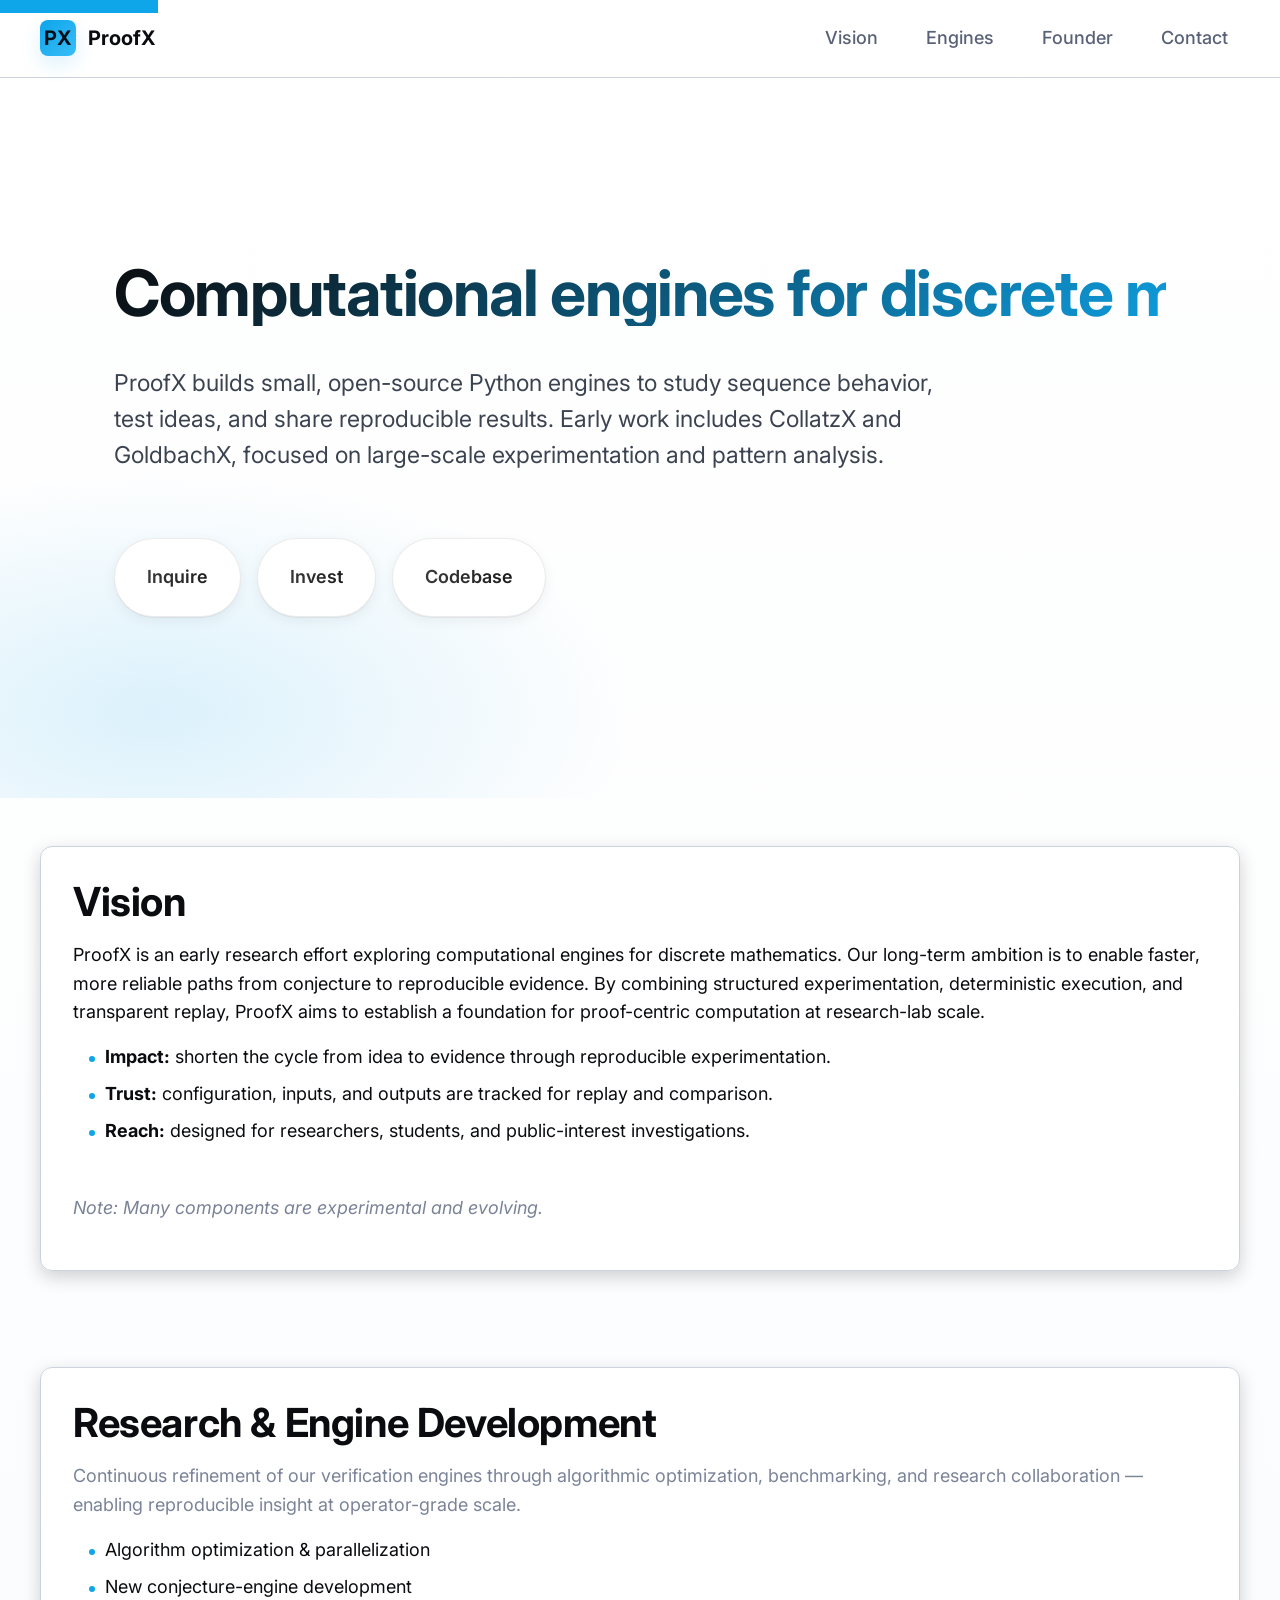
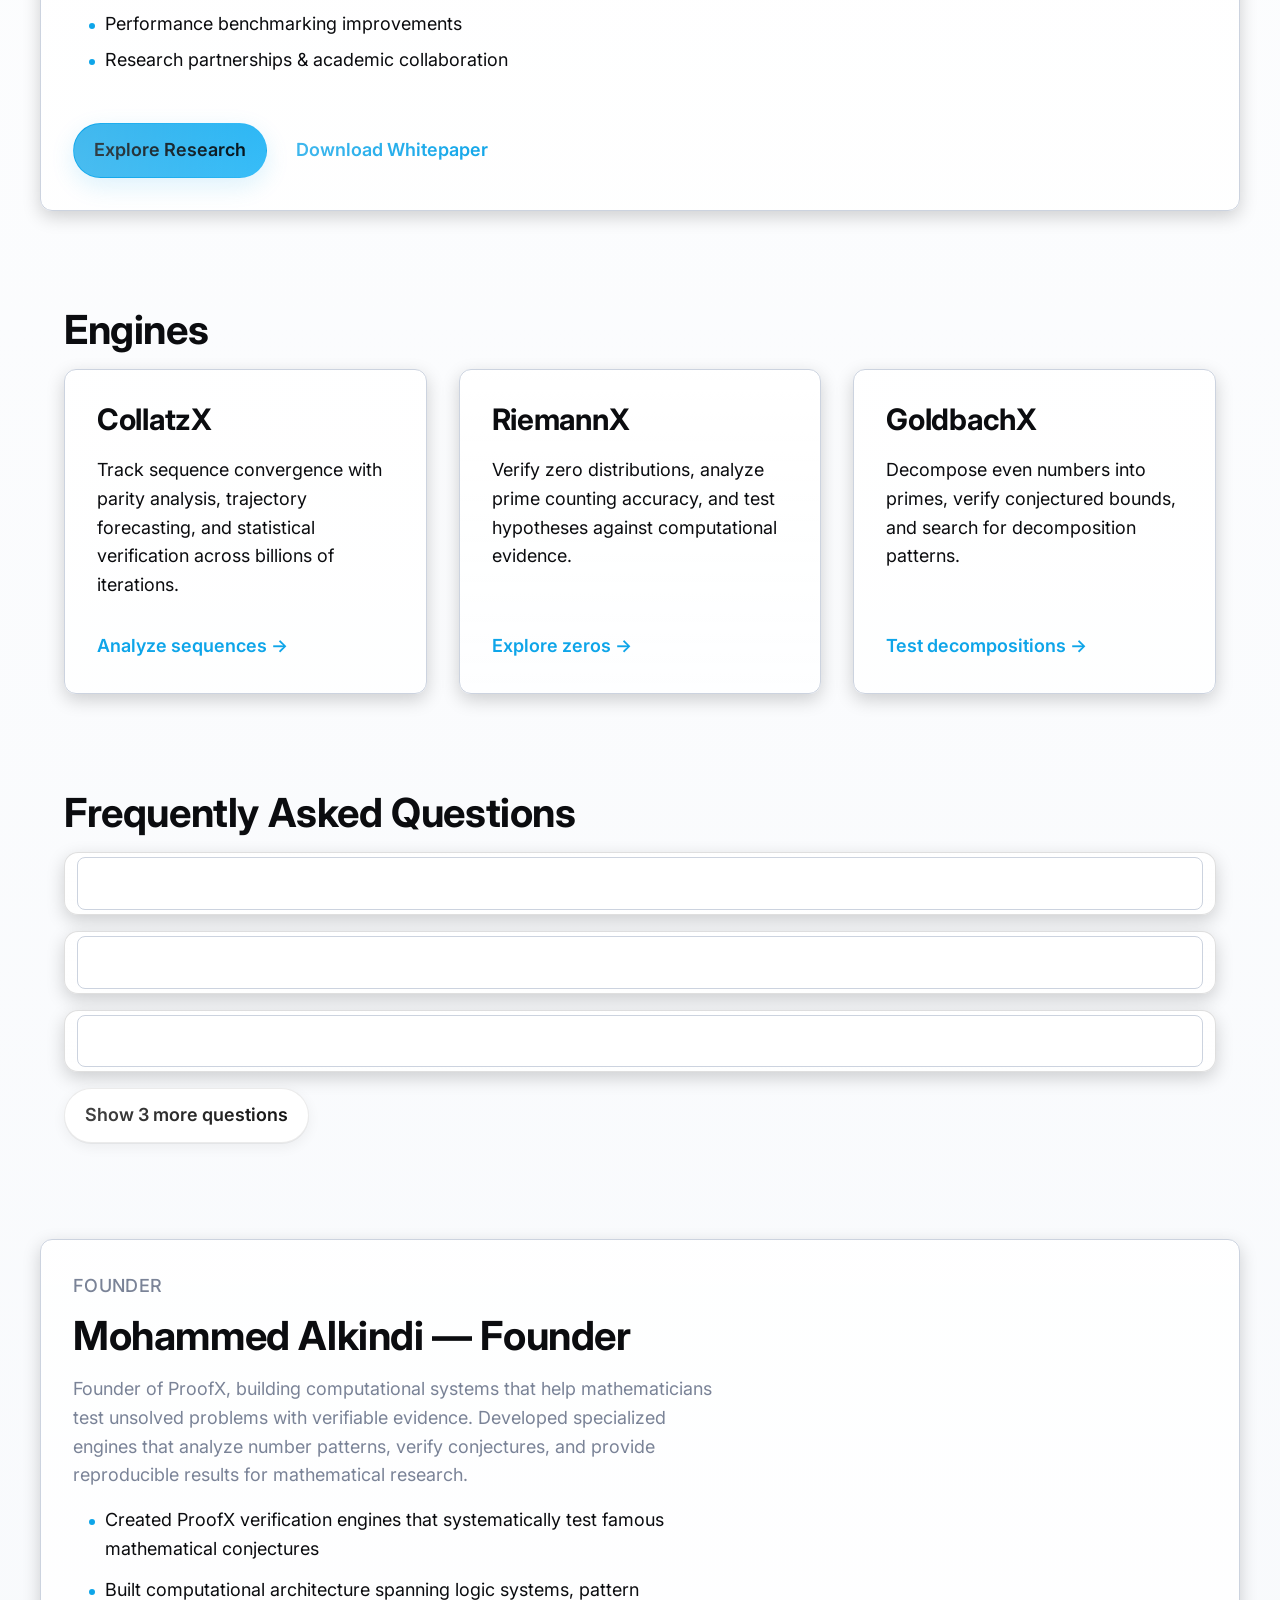
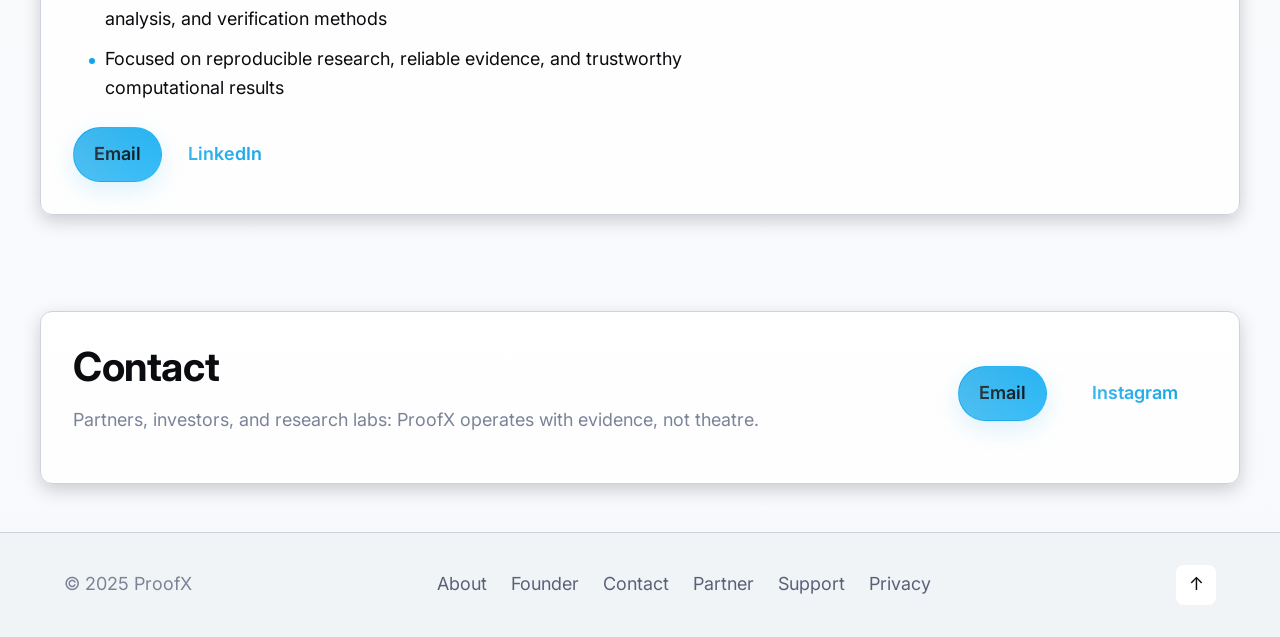
<file: index.html>
<!doctype html>
<html lang="en">
<head>
  <meta charset="utf-8" />
  <meta http-equiv="x-ua-compatible" content="ie=edge" />
  <meta name="viewport" content="width=device-width, initial-scale=1" />
  <meta name="color-scheme" content="dark light" />
  <meta name="theme-color" content="#0a0a14" media="(prefers-color-scheme: dark)" />
  <meta name="theme-color" content="#f8f9fa" media="(prefers-color-scheme: light)" />
  <meta name="description" content="ProofX" />
  <link rel="canonical" href="https://www.proofx.org/" />

  <title>ProofX</title>

  <!-- Favicons -->
  <link rel="icon" type="image/png" sizes="16x16" href="/assets/favicon-16x16.png">
  <link rel="icon" type="image/png" sizes="32x32" href="/assets/favicon-32x32.png">
  <link rel="icon" href="/favicon.ico" sizes="any" />

  <link rel="stylesheet" href="styles.css" />

  <!-- Preload critical resources -->
  <link rel="preconnect" href="https://fonts.googleapis.com">
  <link rel="preconnect" href="https://fonts.gstatic.com" crossorigin>
  <link rel="preload" href="https://fonts.googleapis.com/css2?family=Inter:wght@400;500;600;700&family=JetBrains+Mono:wght@400;500&display=swap" as="style" onload="this.onload=null;this.rel='stylesheet'">
  <noscript>
    <link href="https://fonts.googleapis.com/css2?family=Inter:wght@400;500;600;700&family=JetBrains+Mono:wght@400;500&display=swap" rel="stylesheet">
  </noscript>

  <!-- Open Graph -->
  <meta property="og:type" content="website" />
  <meta property="og:title" content="ProofX | Deterministic ML/Python Verification Stack"/>
  <meta property="og:description" content="Deterministic solvers, entropy-driven search, and operator-grade observability — the fastest path from conjecture to verifiable evidence, built for FAANG-tier research output." />
  <meta property="og:url" content="https://www.proofx.org/" />
  <meta property="og:site_name" content="ProofX" />
  <meta property="og:image" content="https://www.proofx.org/assets/og.png" />

  <!-- Twitter -->
  <meta name="twitter:card" content="summary_large_image" />
  <meta name="twitter:title" content="ProofX — proof-grade ML/Python engines" />
  <meta name="twitter:description" content="Deterministic portfolios, entropy-guided search, audit-grade observability, and FAANG-tier research output." />
  <meta name="twitter:image" content="https://www.proofx.org/assets/og.png" />

  <!-- Structured data -->
  <script type="application/ld+json">
  {
    "@context": "https://schema.org",
    "@type": "Organization",
    "name": "ProofX",
    "url": "https://www.proofx.org/",
    "logo": "https://www.proofx.org/assets/favicon-32x32.png",
    "sameAs": [
      "https://vision.proofx.org",
      "https://engine.proofx.org",
      "https://docs.proofx.org",
    ]
  }
  </script>

  <!-- Inline enhancements specific to this rev (keeps styles.css untouched) -->
  <style>
    .hidden { display: none !important; }

    /* Engines */
    #engines .engine h3 { font-weight: 700; letter-spacing: -0.01em; }
    #engines .engine p { margin-top: .25rem; }
    #engines .engine .engine__link { font-weight: 600; }

    /* FAQ — ensure only one visible "+" icon (native marker hidden) */
    #faq-list details.faq__item { border: 1px solid var(--border, rgba(128,128,128,.25)); border-radius: 14px; padding: .25rem .75rem; transition: transform .15s ease, border-color .2s ease; }
    #faq-list details.faq__item:hover { transform: translateY(-1px); border-color: var(--accent, rgba(99,102,241,.5)); }
    #faq-list summary.faq__q { list-style: none; cursor: pointer; display: grid; grid-template-columns: 1fr auto; align-items: center; gap: .75rem; padding: .75rem .25rem; font-weight: 600; font-size: 1.05rem; }
    #faq-list summary.faq__q::-webkit-details-marker { display: none; }
    .faq__icon { width: 22px; height: 22px; flex: none; transition: transform .2s ease; opacity: .9; }
    details[open] .faq__icon { transform: rotate(45deg); } /* plus → minus */

    /* Buttons */
    .btn.btn--white { background: #fff; color: #111; border: 1px solid rgba(0,0,0,.08); box-shadow: 0 1px 0 rgba(0,0,0,.05), 0 4px 14px rgba(0,0,0,.06); }
    .btn.btn--white:hover { filter: brightness(.98); }
    .btn.btn--blue  { background: #0A66FF; color: #fff; }
    .btn-row { display:flex; gap:.5rem; margin-top:1rem; flex-wrap:wrap; }

    /* Contact */
    .contact__actions .btn { margin-right: .5rem; margin-bottom: .5rem; }

    /* Findings */
    .findings__img { max-width: 100%; border-radius: 12px; display: block; }
    .findings__grid { display:grid; grid-template-columns: repeat(auto-fill,minmax(220px,1fr)); gap:12px; margin-top:12px; }
    .finding { overflow:hidden; border-radius:12px; }
    .finding img { width:100%; height:auto; display:block; }
    
    /* Quantum Computing Section */
    .quantum-conjecture { 
      background: var(--surface-2); 
      border-radius: 12px; 
      padding: 1.5rem; 
      margin-bottom: 1.5rem; 
      border-left: 4px solid var(--accent);
    }
    .test-cases-grid {
      display: grid;
      grid-template-columns: repeat(auto-fill, minmax(300px, 1fr));
      gap: 1rem;
      margin-top: 1rem;
    }
    .test-case {
      background: var(--surface-1);
      padding: 1rem;
      border-radius: 8px;
      font-size: 0.9rem;
    }
    .test-case h4 {
      margin-top: 0;
      color: var(--accent);
      font-size: 1rem;
    }
    .coming-soon {
      opacity: 0.7;
      font-style: italic;
    }
  </style>
</head>

<body>
  <a class="skip" href="#main">Skip to content</a>

  <!-- ============================== HEADER =============================== -->
  <header class="nav" role="banner">
    <div class="container nav__inner">
      <a class="brand" href="#top" aria-label="ProofX home">
        <span class="brand__mark" aria-hidden="true">PX</span>
        <span class="brand__text">ProofX</span>
      </a>

      <button class="nav__toggle" aria-expanded="false" aria-label="Toggle navigation">
        <span></span><span></span><span></span>
      </button>

      <nav class="nav__links" role="navigation" aria-label="Primary">
        <a href="#vision">Vision</a>
        <a href="#engines">Engines</a>
        <a href="#founder">Founder</a>
        <a href="#contact">Contact</a>
      </nav>
    </div>
  </header>

  <main id="main">
    <!-- =============================== HERO =============================== -->
    <section id="top" class="section hero" aria-labelledby="hero-title">
      <div class="container hero__wrap">
        <h1 id="hero-title" class="hero__h1" data-no-wrap>Computational engines for discrete mathematics.</h1>
        <p class="hero__sub">
          ProofX builds small, open-source Python engines to study sequence behavior, test ideas, and share reproducible results. Early work includes CollatzX and GoldbachX, focused on large-scale experimentation and pattern analysis.
        </p>

        <div class="hero__actions" role="group" aria-label="Primary actions">
          <a class="btn btn--white btn--lg btn--pill" href="mailto:alkindi.proofx@gmail.com?subject=ProofX%20%E2%80%94%20Inquire">Inquire</a>
          <a class="btn btn--white btn--lg btn--pill" href="mailto:alkindi.proofx@gmail.com?subject=ProofX%20%E2%80%94%20Invest">Invest</a>
          <a class="btn btn--white btn--lg btn--pill" href="https://github.com/ProofX-core" target="_blank" rel="noopener">Codebase</a>
        </div>
      </div>
    </section>

    <!-- ================================ VISION ============================= -->
    <section id="vision" class="section" aria-labelledby="vision-title">
      <div class="container card">
        <h2 id="vision-title">Vision</h2>
        <p>
          ProofX is an early research effort exploring computational engines for discrete mathematics. 
          Our long-term ambition is to enable faster, more reliable paths from conjecture to reproducible evidence. 
          By combining structured experimentation, deterministic execution, and transparent replay, 
          ProofX aims to establish a foundation for proof-centric computation at research-lab scale.
        </p>
        <ul class="bullets bullets--tight">
          <li><strong>Impact:</strong> shorten the cycle from idea to evidence through reproducible experimentation.</li>
          <li><strong>Trust:</strong> configuration, inputs, and outputs are tracked for replay and comparison.</li>
          <li><strong>Reach:</strong> designed for researchers, students, and public-interest investigations.</li>
        </ul>
        <p class="muted" style="margin-top: 1rem;">
          <em>Note: Many components are experimental and evolving.</em>
        </p>
      </div>
    </section>

    <!-- ================================= RESEARCH & ENGINE DEVELOPMENT ========================== -->
    <section id="research" class="section" aria-labelledby="research-title">
      <div class="container card">
        <h2 id="research-title">Research &amp; Engine Development</h2>
    
        <p class="muted">
          Continuous refinement of our verification engines through algorithmic optimization,
          benchmarking, and research collaboration — enabling reproducible insight at
          operator-grade scale.
        </p>
    
        <ul class="bullets bullets--tight">
          <li>Algorithm optimization &amp; parallelization</li>
          <li>New conjecture-engine development</li>
          <li>Performance benchmarking improvements</li>
          <li>Research partnerships &amp; academic collaboration</li>
        </ul>
    
        <div class="btn-row" role="group" aria-label="Research actions">
          <a class="btn btn--primary btn--pill" href="/research.html">Explore Research</a>
          <a class="btn btn--pill" href="/assets/proofx-overview.pdf" download>Download Whitepaper</a>
        </div>
      </div>
    </section>

    <!-- ================================= ENGINES =========================== -->
    <section id="engines" class="section" aria-labelledby="engines-title">
      <div class="container">
        <h2 id="engines-title">Engines</h2>

        <div id="engines-grid" class="grid grid--3">
          <!-- 20 conjecture engines; only first 3 visible, rest progressively revealed in 3s -->

          <!-- 1 -->
          <article class="card engine">
            <h3>CollatzX</h3>
            <p>Track sequence convergence with parity analysis, trajectory forecasting, and statistical verification across billions of iterations.</p>
            <a class="engine__link" href="/collatzx">Analyze sequences →</a>
          </article>
          
          <!-- 2 -->
          <article class="card engine">
            <h3>RiemannX</h3>
            <p>Verify zero distributions, analyze prime counting accuracy, and test hypotheses against computational evidence.</p>
            <a class="engine__link" href="/riemannx">Explore zeros →</a>
          </article>
          
          <!-- 3 -->
          <article class="card engine">
            <h3>GoldbachX</h3>
            <p>Decompose even numbers into primes, verify conjectured bounds, and search for decomposition patterns.</p>
            <a class="engine__link" href="/goldbachx">Test decompositions →</a>
          </article>
          
    </section>

  <!-- =================================== FAQ ============================ -->
  <section id="faq" class="section" aria-labelledby="faq-title">
    <div class="container">
      <h2 id="faq-title">Frequently Asked Questions</h2>
  
      <div id="faq-list">
        <!-- First 3 questions always visible -->
        <details class="card faq__item">
          <summary class="faq__q">
            How does ProofX ensure determinism and traceability?
            <svg class="faq__icon" viewBox="0 0 24 24" aria-hidden="true">
              <path class="h" d="M5 12h14" stroke="currentColor" stroke-width="2" stroke-linecap="round"/>
              <path class="v" d="M12 5v14" stroke="currentColor" stroke-width="2" stroke-linecap="round"/>
            </svg>
          </summary>
          <p>ProofX portfolios are seeded, versioned, and replayable with byte-for-byte manifests. Every computation is fully reproducible across environments with guaranteed identical results.</p>
        </details>
  
        <details class="card faq__item">
          <summary class="faq__q">
            What is ProofX's business model and revenue strategy?
            <svg class="faq__icon" viewBox="0 0 24 24" aria-hidden="true">
              <path class="h" d="M5 12h14" stroke="currentColor" stroke-width="2" stroke-linecap="round"/>
              <path class="v" d="M12 5v14" stroke="currentColor" stroke-width="2" stroke-linecap="round"/>
            </svg>
          </summary>
          <p><strong>Current Status:</strong> ProofX operates as an open-source non-profit research organization. <strong>Future Plans:</strong> We're exploring patent licensing for novel verification algorithms and enterprise support contracts for research institutions.</p>
        </details>
  
        <details class="card faq__item">
          <summary class="faq__q">
            When will the source code be publicly available?
            <svg class="faq__icon" viewBox="0 0 24 24" aria-hidden="true">
              <path class="h" d="M5 12h14" stroke="currentColor" stroke-width="2" stroke-linecap="round"/>
              <path class="v" d="M12 5v14" stroke="currentColor" stroke-width="2" stroke-linecap="round"/>
            </svg>
          </summary>
          <p><strong>Immediate Access:</strong> Basic verification frameworks are available now. <strong>Advanced Engines:</strong> Core conjecture engines are undergoing patent review and will be released under open-source licenses once intellectual property protection is secured.</p>
        </details>
  
        <!-- Hidden questions (4-6) -->
        <details class="card faq__item faq-hidden">
          <summary class="faq__q">
            What is ProofX's approach to patents and intellectual property?
            <svg class="faq__icon" viewBox="0 0 24 24" aria-hidden="true">
              <path class="h" d="M5 12h14" stroke="currentColor" stroke-width="2" stroke-linecap="round"/>
              <path class="v" d="M12 5v14" stroke="currentColor" stroke-width="2" stroke-linecap="round"/>
            </svg>
          </summary>
          <p>We're pursuing patents only for novel verification algorithms, not mathematical concepts. All patented technologies will be available under fair-use research licenses, with commercial licensing for enterprise applications.</p>
        </details>
  
        <details class="card faq__item faq-hidden">
          <summary class="faq__q">
            What is ProofX's competitive advantage and reliability moat?
            <svg class="faq__icon" viewBox="0 0 24 24" aria-hidden="true">
              <path class="h" d="M5 12h14" stroke="currentColor" stroke-width="2" stroke-linecap="round"/>
              <path class="v" d="M12 5v14" stroke="currentColor" stroke-width="2" stroke-linecap="round"/>
            </svg>
          </summary>
          <p>ProofX builds compounding corpora of runs and counterexamples that improve priors and are hard to replicate. Our deterministic verification architecture creates reliability through extensive validation datasets and performance-optimized algorithms.</p>
        </details>
  
        <details class="card faq__item faq-hidden">
          <summary class="faq__q">
            Is ProofX a SaaS company or traditional startup?
            <svg class="faq__icon" viewBox="0 0 24 24" aria-hidden="true">
              <path class="h" d="M5 12h14" stroke="currentColor" stroke-width="2" stroke-linecap="round"/>
              <path class="v" d="M12 5v14" stroke="currentColor" stroke-width="2" stroke-linecap="round"/>
            </svg>
          </summary>
          <p>No. ProofX is structured as an open-source non-profit research organization, focused on research partnerships and operator deployments rather than traditional SaaS revenue.</p>
        </details>
  
        <!-- Hidden questions (7-9) -->
        <details class="card faq__item faq-hidden">
          <summary class="faq__q">
            What is ProofX's deployment and security posture?
            <svg class="faq__icon" viewBox="0 0 24 24" aria-hidden="true">
              <path class="h" d="M5 12h14" stroke="currentColor" stroke-width="2" stroke-linecap="round"/>
              <path class="v" d="M12 5v14" stroke="currentColor" stroke-width="2" stroke-linecap="round"/>
            </svg>
          </summary>
          <p>We use containers, pinned builds, and strict retention modes to ensure security and reproducibility. Our deployment architecture supports private cloud, on-prem, and air-gapped environments.</p>
        </details>
  
        <details class="card faq__item faq-hidden">
          <summary class="faq__q">
            How does ProofX minimize time-to-evidence in verification?
            <svg class="faq__icon" viewBox="0 0 24 24" aria-hidden="true">
              <path class="h" d="M5 12h14" stroke="currentColor" stroke-width="2" stroke-linecap="round"/>
              <path class="v" d="M12 5v14" stroke="currentColor" stroke-width="2" stroke-linecap="round"/>
            </svg>
          </summary>
          <p>Through entropy-aware scheduling and replay manifests, ProofX optimizes verification workflows to deliver statistical evidence faster.</p>
        </details>
  
        <details class="card faq__item faq-hidden">
          <summary class="faq__q">
            What guarantees does ProofX provide for verification results?
            <svg class="faq__icon" viewBox="0 0 24 24" aria-hidden="true">
              <path class="h" d="M5 12h14" stroke="currentColor" stroke-width="2" stroke-linecap="round"/>
              <path class="v" d="M12 5v14" stroke="currentColor" stroke-width="2" stroke-linecap="round"/>
            </svg>
          </summary>
          <p>Manifested seeds, routes, and configs guarantee byte-identical runs across environments. We provide statistical confidence intervals and formal verification certificates.</p>
        </details>
  
        <!-- Hidden questions (10-12) -->
        <details class="card faq__item faq-hidden">
          <summary class="faq__q">
            How are ProofX's verification results validated by the research community?
            <svg class="faq__icon" viewBox="0 0 24 24" aria-hidden="true">
              <path class="h" d="M5 12h14" stroke="currentColor" stroke-width="2" stroke-linecap="round"/>
              <path class="v" d="M12 5v14" stroke="currentColor" stroke-width="2" stroke-linecap="round"/>
            </svg>
          </summary>
          <p>All verification engines undergo peer review through academic collaborations. We publish verification methodologies and datasets to enable independent validation.</p>
        </details>
  
        <details class="card faq__item faq-hidden">
          <summary class="faq__q">
            How is ProofX funded and what is the long-term sustainability plan?
            <svg class="faq__icon" viewBox="0 0 24 24" aria-hidden="true">
              <path class="h" d="M5 12h14" stroke="currentColor" stroke-width="2" stroke-linecap="round"/>
              <path class="v" d="M12 5v14" stroke="currentColor" stroke-width="2" stroke-linecap="round"/>
            </svg>
          </summary>
          <p><strong>Current Funding:</strong> Bootstrapped development with research grants. <strong>Sustainability Model:</strong> Long-term sustainability through patent licensing and enterprise support contracts while maintaining open-source commitment.</p>
        </details>
      </div>
  
      <div class="btn-row" role="group" aria-label="FAQ controls">
        <button id="faq-show-more" class="btn btn--white btn--pill" aria-controls="faq-list" aria-expanded="false">Show 3 more questions</button>
        <button id="faq-show-less" class="btn btn--blue btn--pill hidden" aria-controls="faq-list" aria-expanded="true">Show 3 fewer questions</button>
      </div>
      <div id="faq-live" class="sr-only" aria-live="polite"></div>
    </div>
  </section>
  
  <script>
  document.addEventListener('DOMContentLoaded', function() {
    const faqList = document.getElementById('faq-list');
    const showMoreBtn = document.getElementById('faq-show-more');
    const showLessBtn = document.getElementById('faq-show-less');
    const faqLive = document.getElementById('faq-live');
    
    const hiddenItems = Array.from(document.querySelectorAll('.faq-hidden'));
    const itemsPerStep = 3;
    let currentVisibleCount = 3; // First 3 are always visible
    
    function updateFAQVisibility() {
      // Show items up to currentVisibleCount, hide the rest
      hiddenItems.forEach((item, index) => {
        if (index < currentVisibleCount - 3) {
          item.classList.remove('faq-hidden');
        } else {
          item.classList.add('faq-hidden');
        }
      });
      
      // Update button states
      const totalHidden = hiddenItems.length;
      const remainingHidden = totalHidden - (currentVisibleCount - 3);
      
      if (currentVisibleCount >= totalHidden + 3) {
        showMoreBtn.classList.add('hidden');
        showLessBtn.classList.remove('hidden');
        showLessBtn.textContent = `Show ${Math.min(itemsPerStep, currentVisibleCount - 3)} fewer questions`;
      } else if (currentVisibleCount > 3) {
        showMoreBtn.classList.remove('hidden');
        showLessBtn.classList.remove('hidden');
        showMoreBtn.textContent = `Show ${Math.min(itemsPerStep, remainingHidden)} more questions`;
        showLessBtn.textContent = `Show ${Math.min(itemsPerStep, currentVisibleCount - 3)} fewer questions`;
      } else {
        showMoreBtn.classList.remove('hidden');
        showLessBtn.classList.add('hidden');
        showMoreBtn.textContent = `Show ${Math.min(itemsPerStep, remainingHidden)} more questions`;
      }
      
      // Update ARIA live region for screen readers
      const visibleCount = Math.min(currentVisibleCount, totalHidden + 3);
      faqLive.textContent = `Now showing ${visibleCount} of ${totalHidden + 3} questions`;
    }
    
    showMoreBtn.addEventListener('click', function() {
      currentVisibleCount += itemsPerStep;
      updateFAQVisibility();
    });
    
    showLessBtn.addEventListener('click', function() {
      currentVisibleCount = Math.max(3, currentVisibleCount - itemsPerStep);
      updateFAQVisibility();
    });
    
    // Initialize visibility
    updateFAQVisibility();
  });
  </script>
  
  <!-- FAQ icon/marker fixes (scoped) -->
  <style>
    /* --- Nuke ALL native and theme-injected markers/icons --- */
    #faq details > summary::-webkit-details-marker { display: none !important; }
    #faq details > summary::marker { content: "" !important; }
    #faq details > summary { list-style: none !important; }
    #faq .faq__q::before,
    #faq .faq__q::after { content: none !important; }
  
    /* --- Layout: text left, single SVG icon top-right --- */
    #faq .faq__q {
      position: relative;
      display: block;
      padding-right: 36px;           /* space for icon */
      cursor: pointer;
      font-weight: 600;
    }
    #faq .faq__icon {
      position: absolute;
      right: 12px;
      top: 50%;
      transform: translateY(-50%);
      width: 24px; height: 24px;
      pointer-events: none;          /* keep whole summary clickable */
    }
  
    /* --- Animation: plus → minus by hiding vertical stroke --- */
    #faq .faq__icon .h,
    #faq .faq__icon .v { transition: opacity .15s ease; }
    #faq details[open] .faq__icon .v { opacity: 0; }
  
    /* Enhanced FAQ styling */
    #faq .faq__item {
      margin-bottom: 1rem;
      border: 1px solid #e1e5e9;
      border-radius: 8px;
      transition: border-color 0.2s ease;
    }
    
    #faq .faq__item:hover {
      border-color: #007acc;
    }
    
    #faq .faq__item[open] {
      border-color: #007acc;
      box-shadow: 0 2px 8px rgba(0, 122, 204, 0.1);
    }
    
    /* Text color updated to white */
    #faq .faq__q {
      padding: 1.25rem;
      font-size: 1.1rem;
      color: #ffffff; /* white for questions */
    }
    
    #faq .faq__item p {
      padding: 0 1.25rem 1.25rem;
      margin: 0;
      line-height: 1.6;
      color: #ffffff; /* white for answers */
    }
    
    #faq .faq__item strong {
      color: #ffffff; /* white for bold text */
    }
    
    /* Hidden FAQ items */
    .faq-hidden {
      display: none !important;
    }
    
    /* Hidden utility class */
    .hidden {
      display: none !important;
    }
    
    /* Screen reader only */
    .sr-only {
      position: absolute;
      width: 1px;
      height: 1px;
      padding: 0;
      margin: -1px;
      overflow: hidden;
      clip: rect(0, 0, 0, 0);
      white-space: nowrap;
      border: 0;
    }
  </style>


  <!-- ================================ FOUNDER =========================== -->
  <section id="founder" class="section" aria-labelledby="founder-title">
    <div class="container card card--row founder">
      <div class="founder__bio">
        <p class="kicker">Founder</p>
        <h2 id="founder-title">Mohammed Alkindi — Founder</h2>
        <p class="muted">
          Founder of ProofX, building computational systems that help mathematicians test unsolved problems with verifiable evidence. Developed specialized engines that analyze number patterns, verify conjectures, and provide reproducible results for mathematical research.
        </p>
        <ul class="bullets">
          <li>Created ProofX verification engines that systematically test famous mathematical conjectures</li>
          <li>Built computational architecture spanning logic systems, pattern analysis, and verification methods</li>
          <li>Focused on reproducible research, reliable evidence, and trustworthy computational results</li>
        </ul>
        <div class="founder__cta" role="group" aria-label="Founder contact">
          <a class="btn btn--primary btn--pill" href="mailto:alkindi.proofx@gmail.com?subject=ProofX%20%E2%80%94%20Founder%20Contact">Email</a>
          <a class="btn btn--pill" href="https://www.linkedin.com/in/alkindi-network" target="_blank" rel="noopener">LinkedIn</a>
        </div>
      </div>
    </div>
  </section>

    <!-- ================================= CONTACT ========================== -->
    <section id="contact" class="section" aria-labelledby="contact-title">
      <div class="container card card--row">
        <div>
          <h2 id="contact-title">Contact</h2>
          <p class="muted">Partners, investors, and research labs: ProofX operates with evidence, not theatre.</p>
        </div>
        <div class="contact__actions" role="group" aria-label="Contact actions">
          <a class="btn btn--primary btn--pill" href="mailto:alkindi.proofx@gmail.com?subject=ProofX%20%E2%80%94%20Inquiry">Email</a>
          <a class="btn btn--pill" href="https://instagram.com/proofx_org" target="_blank" rel="noopener" aria-label="Instagram @proofx_org">Instagram</a>
        </div>
      </div>
    </section>
  </main>

  <!-- ================================= FOOTER ============================ -->
  <footer class="footer" role="contentinfo">
    <div class="container footer__inner">
      <span class="muted">© 2025 ProofX</span>
      <nav class="footer__links" aria-label="Footer">
        <a href="#about">About</a>
        <a href="#founder">Founder</a>
        <a href="#contact">Contact</a>
        <a href="#partner">Partner</a>
        <a href="#support">Support</a>
        <a href="#privacy">Privacy</a>

      </nav>
      <a class="to-top" href="#top" aria-label="Back to top">↑</a>
    </div>
  </footer>

  <!-- Progressive enhancement: tiny, accessible helpers -->
  <script>
    (function () {
      const prefersReduced = window.matchMedia('(prefers-reduced-motion: reduce)').matches;

      // Smooth scroll for in-page anchors
      document.querySelectorAll('a[href^="#"]').forEach(a => {
        const id = a.getAttribute('href').slice(1);
        const el = document.getElementById(id);
        if (!el) return;
        a.addEventListener('click', e => {
          e.preventDefault();
          el.scrollIntoView({ behavior: prefersReduced ? 'auto' : 'smooth', block: 'start' });
          el.setAttribute('tabindex', '-1');
          el.focus({ preventScroll: true });
          history.replaceState(null, '', '#' + id);
        });
      });

      // Sticky header state
      const header = document.querySelector('.nav');
      let ticking = false;
      function updateHeader() {
        const y = window.scrollY || document.documentElement.scrollTop;
        header.classList.toggle('nav--scrolled', y > 12);
        ticking = false;
      }
      window.addEventListener('scroll', () => {
        if (!ticking) { requestAnimationFrame(updateHeader); ticking = true; }
      });

      // Mobile navigation toggle
      const navToggle = document.querySelector('.nav__toggle');
      const navLinks = document.querySelector('.nav__links');
      if (navToggle && navLinks) {
        navToggle.addEventListener('click', () => {
          const expanded = navToggle.getAttribute('aria-expanded') === 'true';
          navToggle.setAttribute('aria-expanded', String(!expanded));
          navLinks.classList.toggle('nav__links--visible');
        });
        navLinks.querySelectorAll('a').forEach(link => {
          link.addEventListener('click', () => {
            navToggle.setAttribute('aria-expanded', 'false');
            navLinks.classList.remove('nav__links--visible');
          });
        });
      }

      // ---------- Generic show more/less wiring ----------
      function setupShowMoreLess(opts) {
        const { containerSelector, itemSelector, showMoreId, showLessId, liveId, batch = Infinity } = opts;
        const container = document.querySelector(containerSelector);
        if (!container) return;

        const btnMore = document.getElementById(showMoreId);
        const btnLess = document.getElementById(showLessId);
        const live = liveId ? document.getElementById(liveId) : null;

        const all = () => Array.from(container.querySelectorAll(itemSelector));
        const hidden = () => all().filter(n => n.classList.contains('hidden'));

        function announce(msg){ if (live) live.textContent = msg; }

        if (btnMore) {
          btnMore.addEventListener('click', () => {
            const toReveal = hidden().slice(0, batch);
            toReveal.forEach(n => n.classList.remove('hidden'));
            const remain = hidden().length;
            btnMore.classList.toggle('hidden', remain === 0);
            btnLess.classList.remove('hidden');
            btnMore.setAttribute('aria-expanded', String(remain === 0));
            announce(remain === 0 ? 'All items shown.' : `${remain} remaining.`);
          });
        }

        if (btnLess) {
          btnLess.addEventListener('click', () => {
            // Collapse back to the initial visible set = total minus newly revealed
            all().forEach((n, i) => { if (n.dataset.initial !== '1') n.classList.add('hidden'); });
            btnLess.classList.add('hidden');
            btnMore.classList.remove('hidden');
            btnMore.setAttribute('aria-expanded', 'false');
            announce('Items collapsed.');
            // Move focus for accessibility
            btnMore.focus();
          });
        }

        // Mark initially visible items
        all().forEach(n => { if (!n.classList.contains('hidden')) n.dataset.initial = '1'; });
      }

      // ENGINES: reveal 3 at a time
      setupShowMoreLess({
        containerSelector: '#engines-grid',
        itemSelector: '.engine',
        showMoreId: 'engines-show-more',
        showLessId: 'engines-show-less',
        liveId: 'engines-live',
        batch: 3
      });

      // FAQ: reveal 5 at a time
      setupShowMoreLess({
        containerSelector: '#faq-list',
        itemSelector: '.faq__item',
        showMoreId: 'faq-show-more',
        showLessId: 'faq-show-less',
        liveId: 'faq-live',
        batch: 5
      });

      // FINDINGS: reveal all remaining visuals at once
      setupShowMoreLess({
        containerSelector: '#findings-grid',
        itemSelector: '.finding',
        showMoreId: 'findings-show-more',
        showLessId: 'findings-show-less',
        liveId: 'findings-live',
        batch: Infinity
      });
    })();
  </script>

  <noscript>
    <p class="muted container">JavaScript is disabled. Site remains fully navigable; enhancements are optional.</p>
  </noscript>
</body>
</html>
</file>
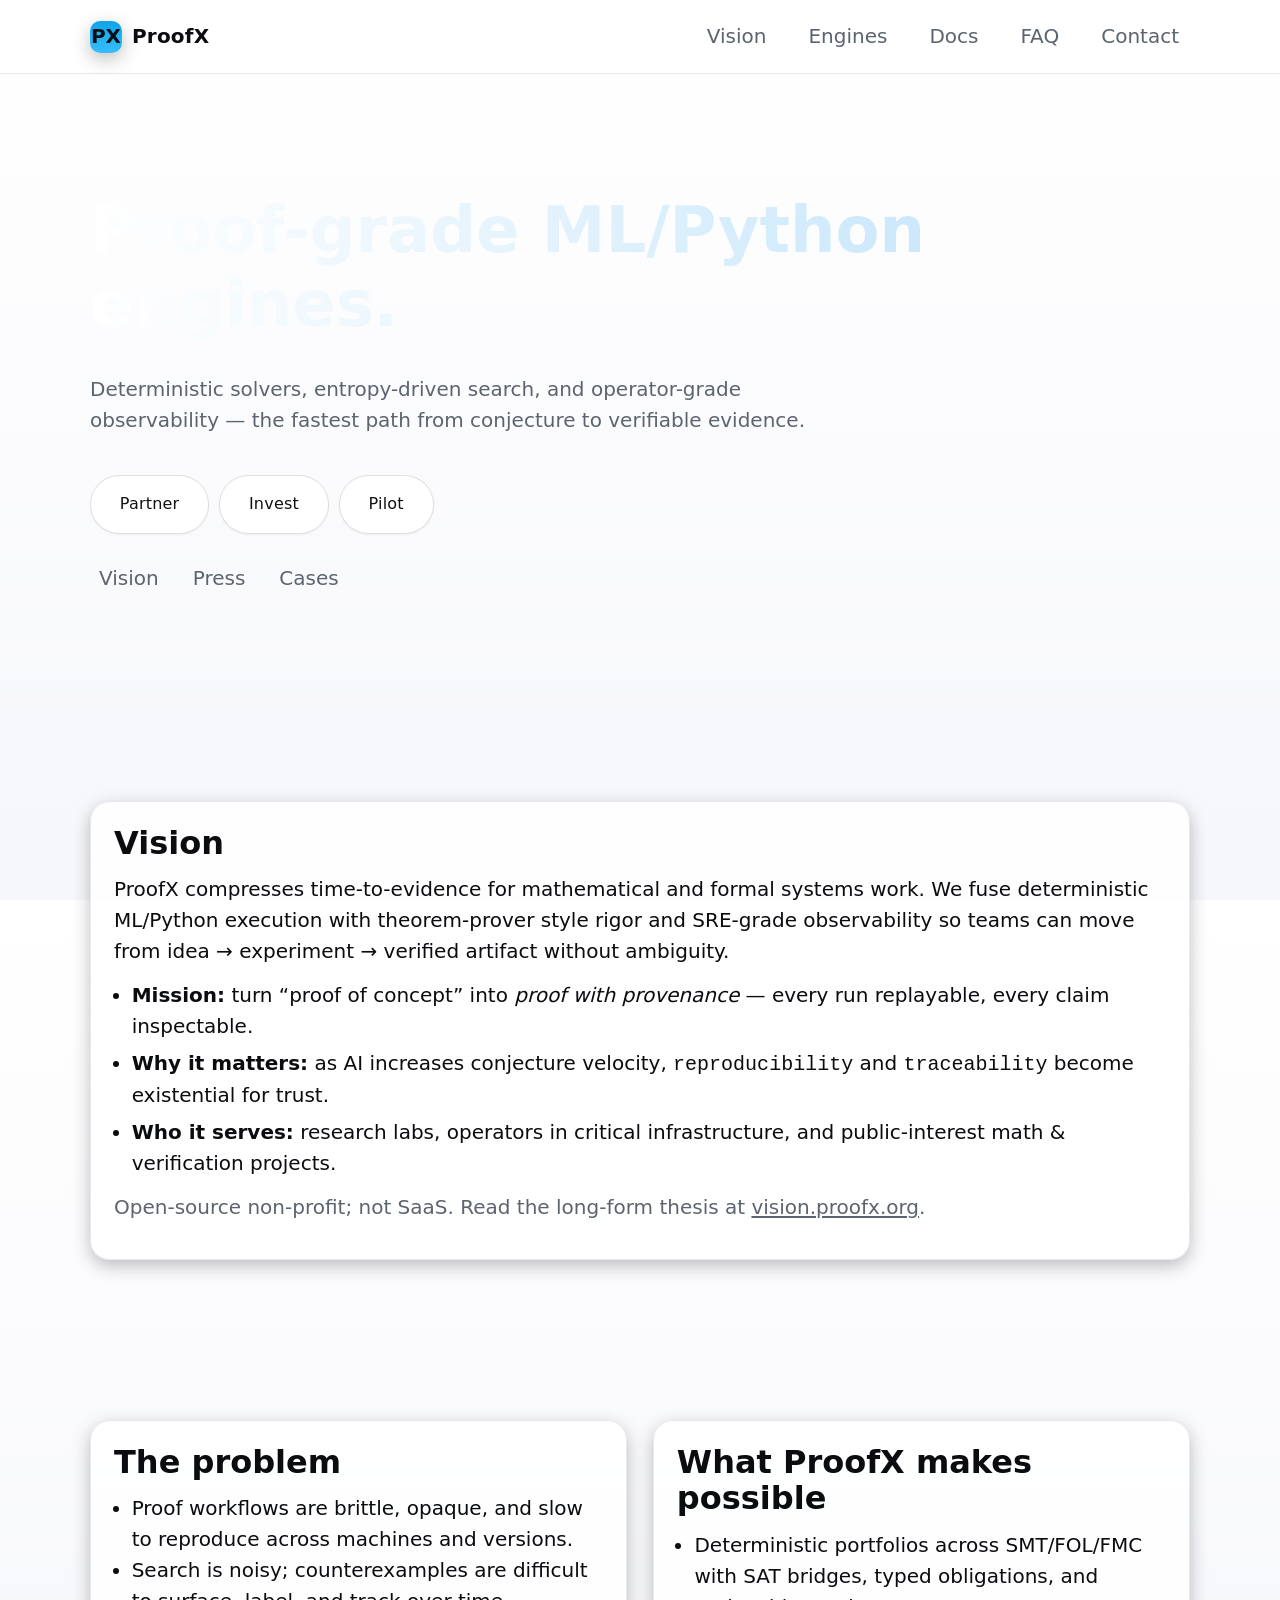
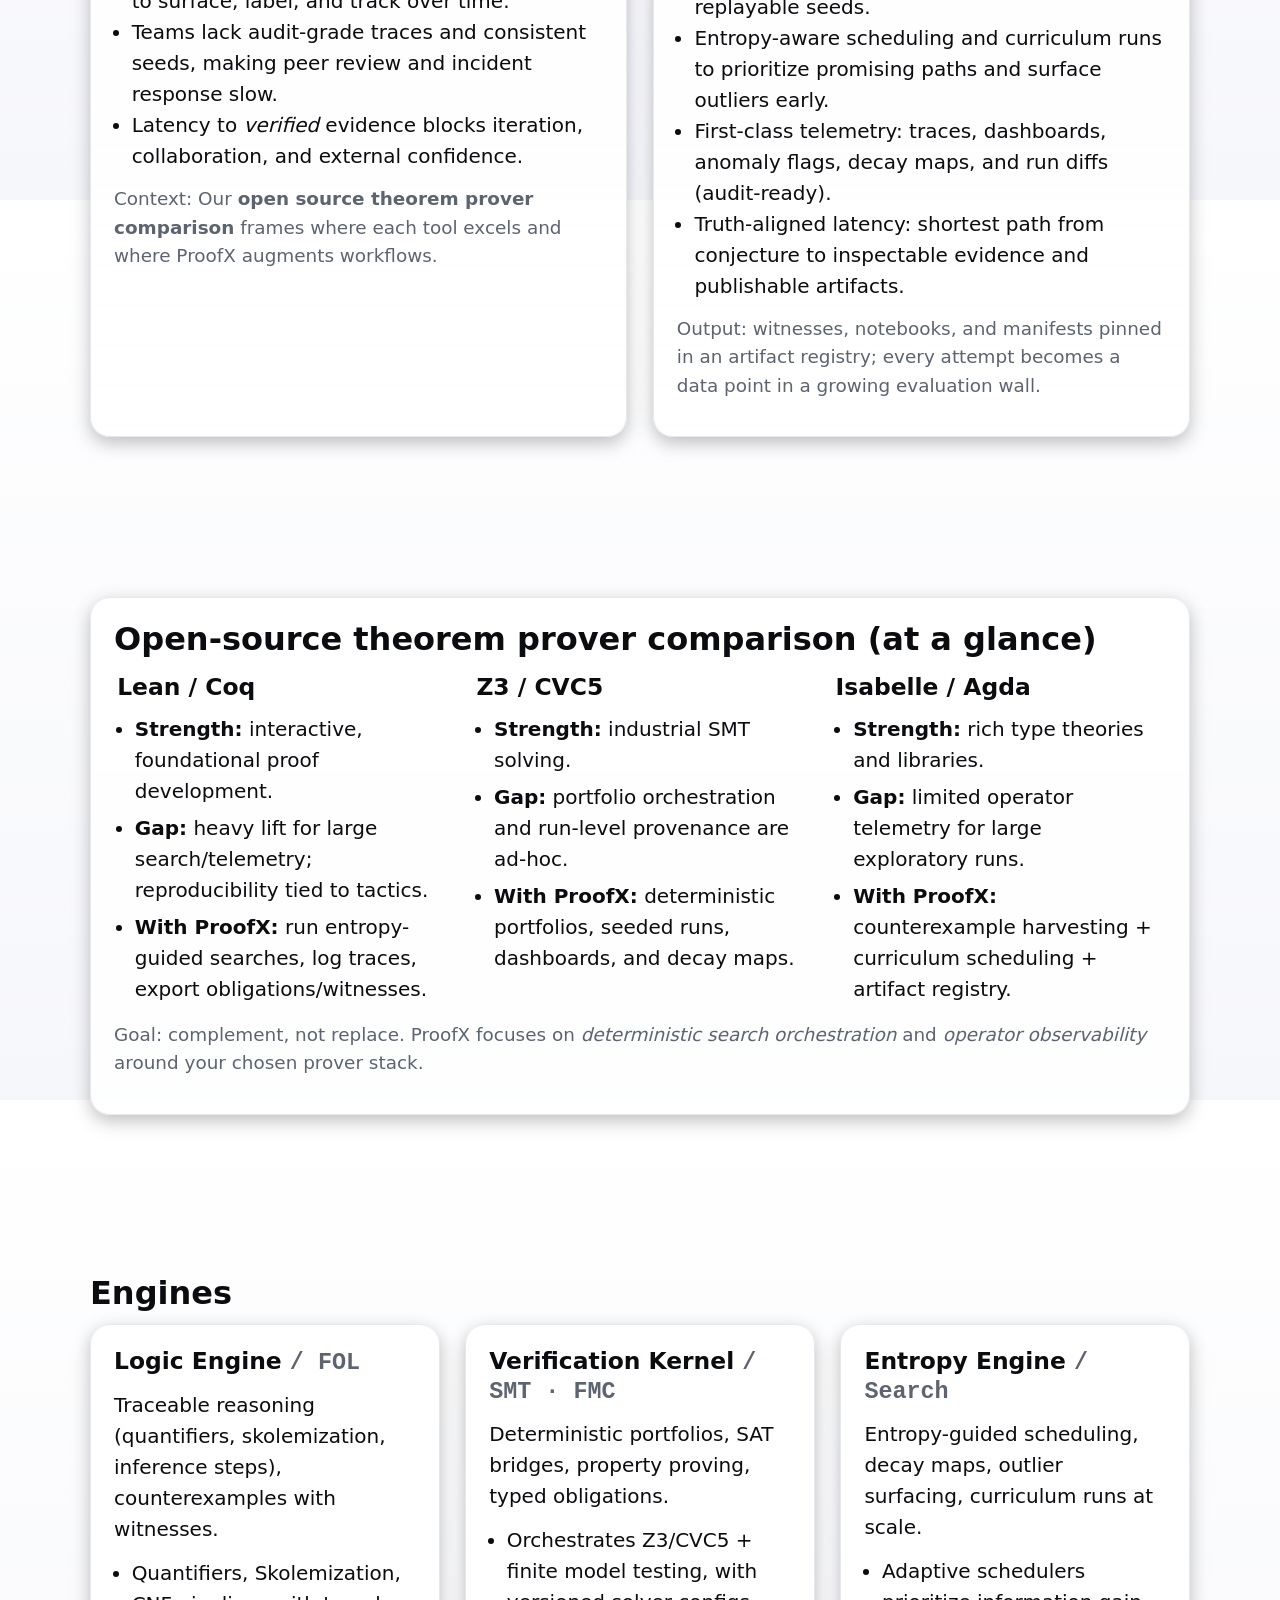
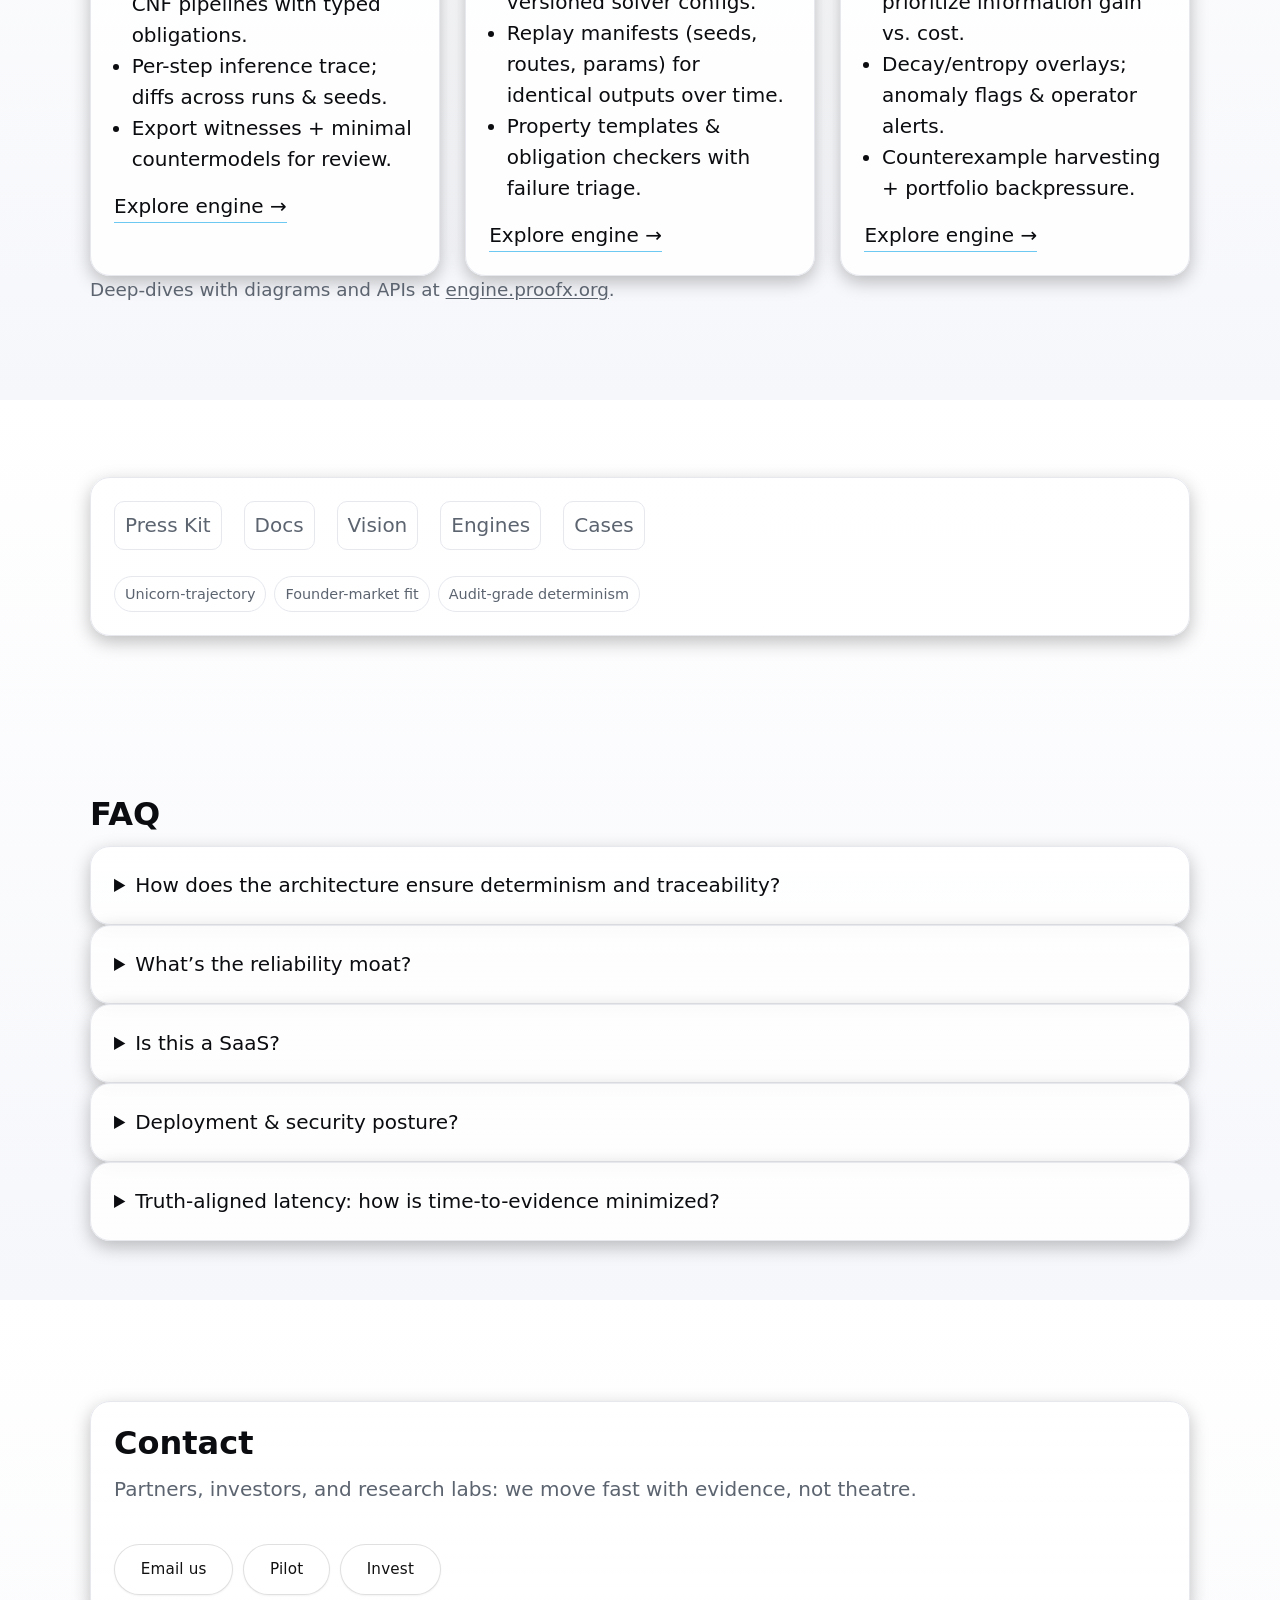
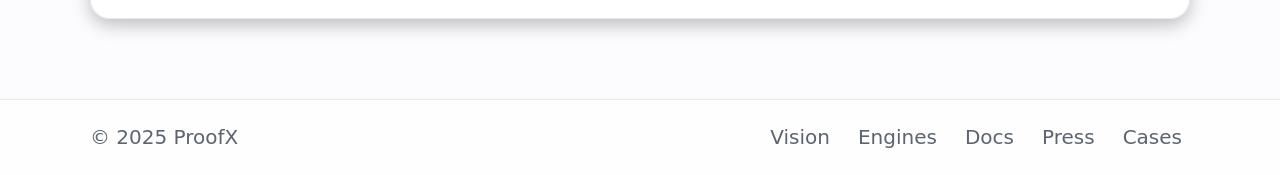
<file: src/index.html>
<!-- index.html -->
<!doctype html>
<html lang="en">
<head>
  
  <meta charset="utf-8" />
  <meta name="viewport" content="width=device-width, initial-scale=1" />
  <meta name="color-scheme" content="dark light" />
  <meta name="theme-color" content="#000000" media="(prefers-color-scheme: dark)" />
  <meta name="theme-color" content="#ffffff" media="(prefers-color-scheme: light)" />
  <meta name="description" content="ProofX — open source theorem prover comparison and proof-grade ML/Python engines. Deterministic solvers, entropy-driven search, and operator-grade observability." />
  <link rel="canonical" href="https://www.proofx.org/"/>

  <!-- Open Graph -->
  <meta property="og:type" content="website">
  <meta property="og:title" content="ProofX — open source theorem prover comparison">
  <meta property="og:description" content="Compare open-source theorem provers with ProofX context. Deterministic ML/Python engines, entropy-guided search, and audit-grade telemetry. Open-source non-profit.">
  <meta property="og:url" content="https://www.proofx.org/">
  <meta property="og:site_name" content="ProofX">

  <title>ProofX — open source theorem prover comparison</title>
  <link rel="icon" href="/favicon.ico">
  <!-- FIX: stylesheet path for src/ structure -->
  <link rel="stylesheet" href="css/styles.css">
</head>
<body>
  <a class="skip" href="#main">Skip to content</a>

  <!-- ============================ HEADER ============================ -->
  <header class="nav" role="banner">
    <div class="container nav__inner">
      <a class="brand" href="#vision" aria-label="ProofX">
        <span class="brand__mark" aria-hidden="true">PX</span>
        <span class="brand__text">ProofX</span>
      </a>

      <nav class="nav__links" role="navigation" aria-label="Primary">
        <a href="#vision">Vision</a>
        <a href="#engines">Engines</a>
        <a href="https://docs.proofx.org" target="_blank" rel="noopener">Docs</a>
        <a href="#faq">FAQ</a>
        <a href="#contact">Contact</a>
      </nav>
      <!-- Header CTAs intentionally removed for focus and clarity -->
    </div>
  </header>

  <main id="main">
    <!-- ============================ HERO ============================ -->
    <section class="section hero" aria-labelledby="hero-title">
      <div class="container hero__wrap">
        <h1 id="hero-title" class="hero__h1">Proof-grade ML/Python engines.</h1>
        <p class="hero__sub">
          Deterministic solvers, entropy-driven search, and operator-grade observability — the fastest path from
          conjecture to verifiable evidence.
        </p>
        <div class="hero__actions" role="group" aria-label="Primary actions">
          <a class="btn btn--primary btn--lg" href="mailto:alkindi.proofx@gmail.com?subject=ProofX%20—%20Partner">Partner</a>
          <a class="btn btn--primary btn--lg" href="mailto:alkindi.proofx@gmail.com?subject=ProofX%20—%20Invest">Invest</a>
          <a class="btn btn--primary btn--lg" href="mailto:alkindi.proofx@gmail.com?subject=ProofX%20—%20Pilot">Pilot</a>
        </div>
        <div class="hero__links" aria-label="Secondary links">
          <a href="https://vision.proofx.org" target="_blank" rel="noopener">Vision</a>
          <a href="https://press.proofx.org" target="_blank" rel="noopener">Press</a>
          <a href="https://cases.proofx.org" target="_blank" rel="noopener">Cases</a>
        </div>
      </div>
    </section>

    <!-- ====================== VISION (IN-PAGE) ======================= -->
    <section id="vision" class="section" aria-labelledby="vision-title">
      <div class="container card">
        <h2 id="vision-title">Vision</h2>
        <p>
          ProofX compresses time-to-evidence for mathematical and formal systems work. We fuse deterministic
          ML/Python execution with theorem-prover style rigor and SRE-grade observability so teams can move from
          idea → experiment → verified artifact without ambiguity.
        </p>
        <ul class="bullets bullets--tight">
          <li><strong>Mission:</strong> turn “proof of concept” into <em>proof with provenance</em> — every run replayable, every claim inspectable.</li>
          <li><strong>Why it matters:</strong> as AI increases conjecture velocity, <span class="mono">reproducibility</span> and <span class="mono">traceability</span> become existential for trust.</li>
          <li><strong>Who it serves:</strong> research labs, operators in critical infrastructure, and public-interest math & verification projects.</li>
        </ul>
        <p class="muted">
          Open-source non-profit; not SaaS. Read the long-form thesis at
          <a href="https://vision.proofx.org" target="_blank" rel="noopener">vision.proofx.org</a>.
        </p>
      </div>
    </section>

    <!-- =================== PROBLEM → SOLUTION ======================== -->
    <section class="section" aria-labelledby="ps-title">
      <div class="container grid grid--2">
        <div class="card">
          <h2 id="ps-title">The problem</h2>
          <ul class="bullets">
            <li>Proof workflows are brittle, opaque, and slow to reproduce across machines and versions.</li>
            <li>Search is noisy; counterexamples are difficult to surface, label, and track over time.</li>
            <li>Teams lack audit-grade traces and consistent seeds, making peer review and incident response slow.</li>
            <li>Latency to <em>verified</em> evidence blocks iteration, collaboration, and external confidence.</li>
          </ul>
          <p class="muted small">Context: Our <strong>open source theorem prover comparison</strong> frames where each tool excels and where ProofX augments workflows.</p>
        </div>
        <div class="card">
          <h2>What ProofX makes possible</h2>
          <ul class="bullets">
            <li>Deterministic portfolios across SMT/FOL/FMC with SAT bridges, typed obligations, and replayable seeds.</li>
            <li>Entropy-aware scheduling and curriculum runs to prioritize promising paths and surface outliers early.</li>
            <li>First-class telemetry: traces, dashboards, anomaly flags, decay maps, and run diffs (audit-ready).</li>
            <li>Truth-aligned latency: shortest path from conjecture to inspectable evidence and publishable artifacts.</li>
          </ul>
          <p class="muted small">Output: witnesses, notebooks, and manifests pinned in an artifact registry; every attempt becomes a data point in a growing evaluation wall.</p>
        </div>
      </div>
    </section>

    <!-- ===================== THEOREM PROVER COMPARISON ================ -->
    <section class="section" aria-labelledby="compare-title">
      <div class="container card">
        <h2 id="compare-title">Open-source theorem prover comparison (at a glance)</h2>
        <div class="grid grid--3 compare">
          <div class="compare__item">
            <h3>Lean / Coq</h3>
            <ul class="bullets bullets--tight">
              <li><strong>Strength:</strong> interactive, foundational proof development.</li>
              <li><strong>Gap:</strong> heavy lift for large search/telemetry; reproducibility tied to tactics.</li>
              <li><strong>With ProofX:</strong> run entropy-guided searches, log traces, export obligations/witnesses.</li>
            </ul>
          </div>
          <div class="compare__item">
            <h3>Z3 / CVC5</h3>
            <!-- FIX: class name typo -->
            <ul class="bullets bullets--tight">
              <li><strong>Strength:</strong> industrial SMT solving.</li>
              <li><strong>Gap:</strong> portfolio orchestration and run-level provenance are ad-hoc.</li>
              <li><strong>With ProofX:</strong> deterministic portfolios, seeded runs, dashboards, and decay maps.</li>
            </ul>
          </div>
          <div class="compare__item">
            <h3>Isabelle / Agda</h3>
            <ul class="bullets bullets--tight">
              <li><strong>Strength:</strong> rich type theories and libraries.</li>
              <li><strong>Gap:</strong> limited operator telemetry for large exploratory runs.</li>
              <li><strong>With ProofX:</strong> counterexample harvesting + curriculum scheduling + artifact registry.</li>
            </ul>
          </div>
        </div>
        <p class="muted small">Goal: complement, not replace. ProofX focuses on <em>deterministic search orchestration</em> and <em>operator observability</em> around your chosen prover stack.</p>
      </div>
    </section>

    <!-- =========================== ENGINES =========================== -->
    <section id="engines" class="section" aria-labelledby="engines-title">
      <div class="container">
        <h2 id="engines-title">Engines</h2>
        <div class="grid grid--3">
          <article class="card engine">
            <h3>Logic Engine <span class="mono muted">/ FOL</span></h3>
            <p>Traceable reasoning (quantifiers, skolemization, inference steps), counterexamples with witnesses.</p>
            <ul class="bullets">
              <li>Quantifiers, Skolemization, CNF pipelines with typed obligations.</li>
              <li>Per-step inference trace; diffs across runs & seeds.</li>
              <li>Export witnesses + minimal countermodels for review.</li>
            </ul>
            <a class="engine__link" href="https://engine.proofx.org/logic" target="_blank" rel="noopener">Explore engine →</a>
          </article>

          <article class="card engine">
            <h3>Verification Kernel <span class="mono muted">/ SMT · FMC</span></h3>
            <p>Deterministic portfolios, SAT bridges, property proving, typed obligations.</p>
            <ul class="bullets">
              <li>Orchestrates Z3/CVC5 + finite model testing, with versioned solver configs.</li>
              <li>Replay manifests (seeds, routes, params) for identical outputs over time.</li>
              <li>Property templates & obligation checkers with failure triage.</li>
            </ul>
            <a class="engine__link" href="https://engine.proofx.org/verification" target="_blank" rel="noopener">Explore engine →</a>
          </article>

          <article class="card engine">
            <h3>Entropy Engine <span class="mono muted">/ Search</span></h3>
            <p>Entropy-guided scheduling, decay maps, outlier surfacing, curriculum runs at scale.</p>
            <ul class="bullets">
              <li>Adaptive schedulers prioritize information gain vs. cost.</li>
              <li>Decay/entropy overlays; anomaly flags & operator alerts.</li>
              <li>Counterexample harvesting + portfolio backpressure.</li>
            </ul>
            <a class="engine__link" href="https://engine.proofx.org/entropy" target="_blank" rel="noopener">Explore engine →</a>
          </article>
        </div>
        <p class="muted small">Deep-dives with diagrams and APIs at <a href="https://engine.proofx.org" target="_blank" rel="noopener">engine.proofx.org</a>.</p>
      </div>
    </section>

    <!-- ======================== SOCIAL PROOF ========================= -->
    <section class="section" aria-labelledby="social-title">
      <div class="container card card--row">
        <h2 id="social-title" class="sr-only">Social Proof</h2>
        <nav class="links-row" aria-label="Outbound anchors">
          <a href="https://press.proofx.org" target="_blank" rel="noopener">Press Kit</a>
          <a href="https://docs.proofx.org" target="_blank" rel="noopener">Docs</a>
          <a href="https://vision.proofx.org" target="_blank" rel="noopener">Vision</a>
          <a href="https://engine.proofx.org" target="_blank" rel="noopener">Engines</a>
          <a href="https://cases.proofx.org" target="_blank" rel="noopener">Cases</a>
        </nav>
        <div class="chips">
          <span class="chip">Unicorn-trajectory</span>
          <span class="chip">Founder-market fit</span>
          <span class="chip">Audit-grade determinism</span>
        </div>
      </div>
    </section>

    <!-- ============================= FAQ ============================= -->
    <section id="faq" class="section" aria-labelledby="faq-title">
      <div class="container">
        <h2 id="faq-title">FAQ</h2>

        <details class="card">
          <summary>How does the architecture ensure determinism and traceability?</summary>
          <ul class="bullets">
            <li>Layered solver portfolios (SMT/FOL/FMC) with fixed seeds and versioned configs.</li>
            <li>Run manifests capture seeds, routes, and parameters for byte-for-byte replay.</li>
            <li>Traces & diffs at step and run level; obligations + witnesses are first-class artifacts.</li>
          </ul>
        </details>

        <details class="card">
          <summary>What’s the reliability moat?</summary>
          <ul class="bullets">
            <li>Seeded runs + portfolio routing with backpressure under load.</li>
            <li>Artifact registry for witnesses, notebooks, manifests, and structured traces.</li>
            <li>Compounding corpus that improves scheduling priors and is hard to replicate.</li>
            <li>Security-first deploys: private cloud, on-prem, and air-gapped modes.</li>
          </ul>
        </details>

        <details class="card">
          <summary>Is this a SaaS?</summary>
          <p><strong>No.</strong> ProofX is an <strong>open-source non-profit</strong>. We collaborate via
            research partnerships, pilots, and operator support. See
            <a href="https://press.proofx.org" target="_blank" rel="noopener">press.proofx.org</a> for positioning and valuation method.</p>
        </details>

        <details class="card">
          <summary>Deployment & security posture?</summary>
          <ul class="bullets">
            <li>Reproducible containers with pinned dependencies and verified builds.</li>
            <li>Strict retention + minimal telemetry modes for regulated environments.</li>
            <li>Access controls suitable for classified or air-gapped sites.</li>
          </ul>
        </details>

        <details class="card">
          <summary>Truth-aligned latency: how is time-to-evidence minimized?</summary>
          <ul class="bullets">
            <li>Entropy-aware + curriculum scheduling; caching and portfolio tuning.</li>
            <li>Operator dashboards shrink MTTR for failures and anomalies.</li>
            <li>Counterexample harvesting feeds back into priors and test suites.</li>
          </ul>
        </details>
      </div>
    </section>

    <!-- ============================ CONTACT =========================== -->
    <section id="contact" class="section" aria-labelledby="contact-title">
      <div class="container card card--row">
        <div>
          <h2 id="contact-title">Contact</h2>
          <p class="muted">Partners, investors, and research labs: we move fast with evidence, not theatre.</p>
        </div>
        <div class="contact__actions" role="group" aria-label="Contact actions">
          <a class="btn btn--primary" href="mailto:alkindi.proofx@gmail.com?subject=ProofX%20—%20Inquiry">Email us</a>
          <a class="btn" href="mailto:alkindi.proofx@gmail.com?subject=ProofX%20—%20Pilot">Pilot</a>
          <a class="btn" href="mailto:alkindi.proofx@gmail.com?subject=ProofX%20—%20Invest">Invest</a>
        </div>
      </div>
    </section>
  </main>

  <!-- ============================= FOOTER ============================ -->
  <footer class="footer" role="contentinfo">
    <div class="container footer__inner">
      <span class="muted">© 2025 ProofX</span>
      <nav class="footer__links" aria-label="Footer">
        <a href="https://vision.proofx.org" target="_blank" rel="noopener">Vision</a>
        <a href="https://engine.proofx.org" target="_blank" rel="noopener">Engines</a>
        <a href="https://docs.proofx.org" target="_blank" rel="noopener">Docs</a>
        <a href="https://press.proofx.org" target="_blank" rel="noopener">Press</a>
        <a href="https://cases.proofx.org" target="_blank" rel="noopener">Cases</a>
      </nav>
    </div>
  </footer>
</body>
</html>
</file>
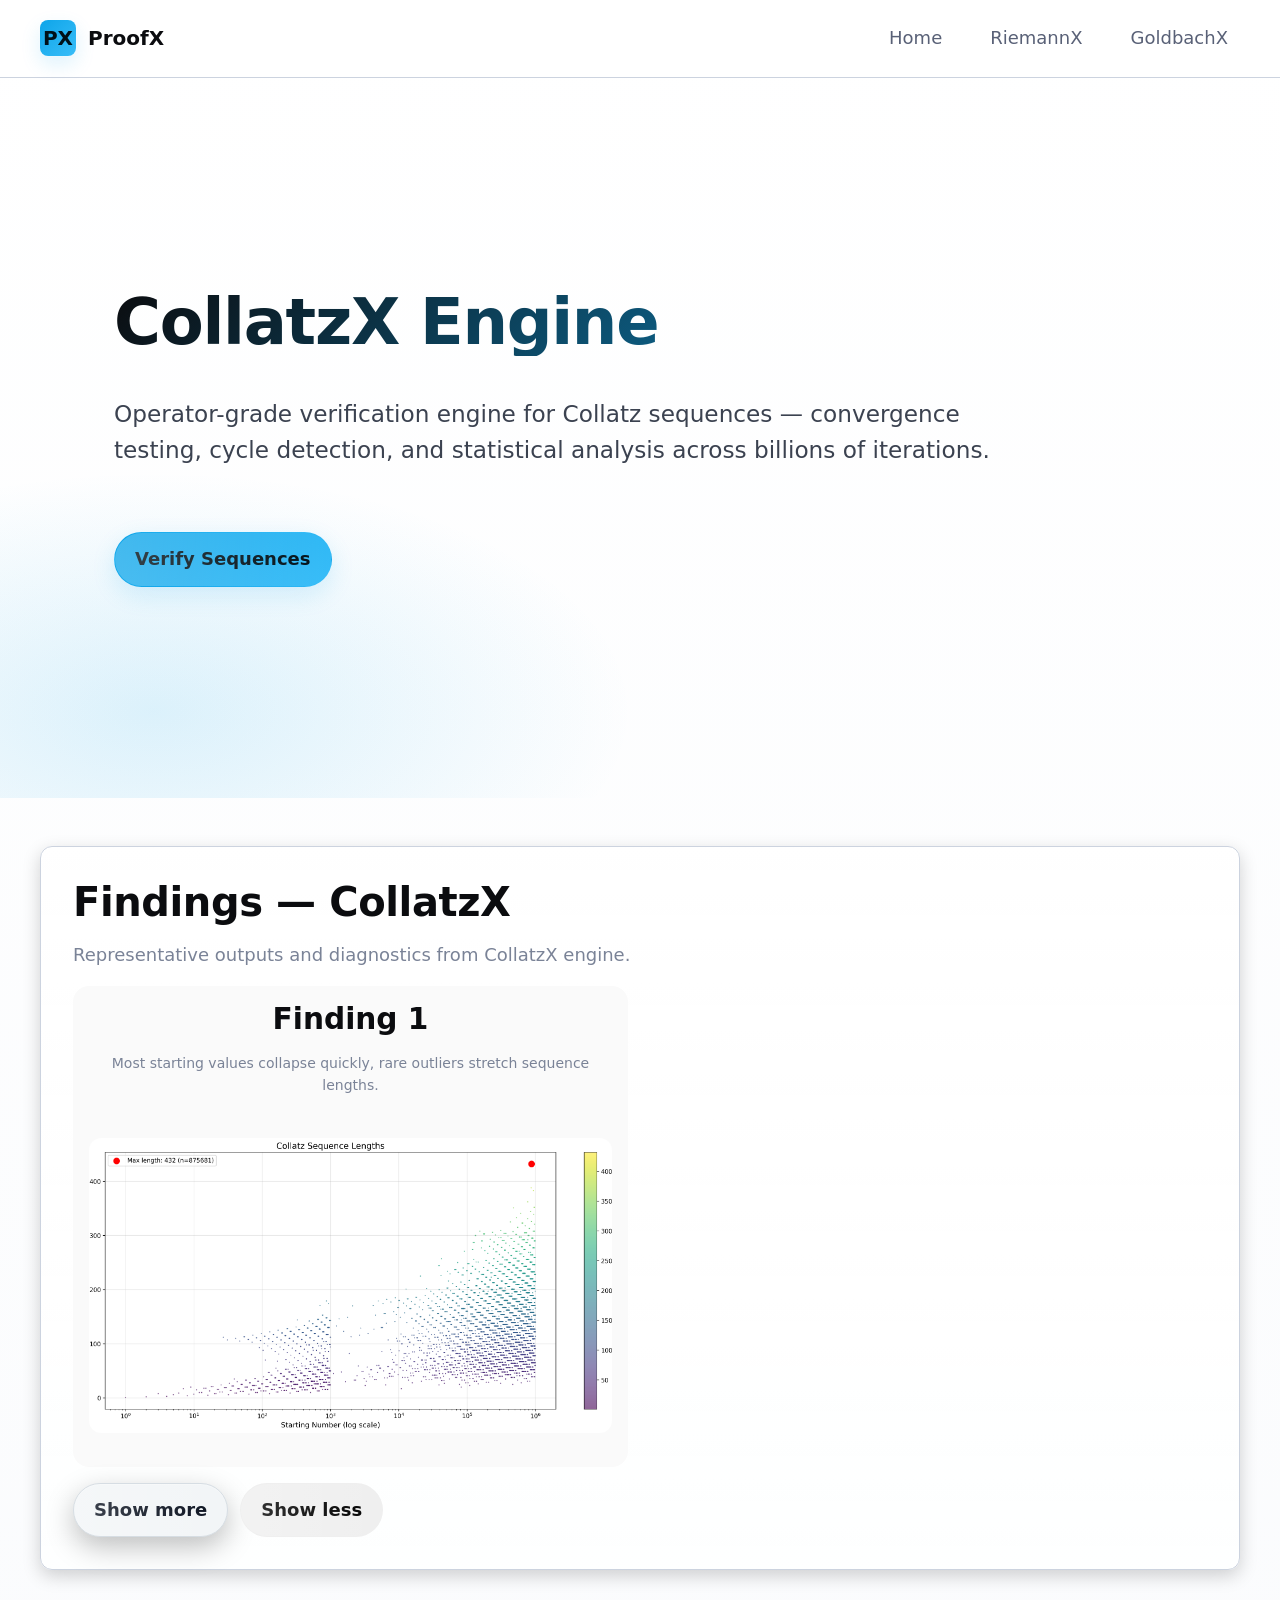
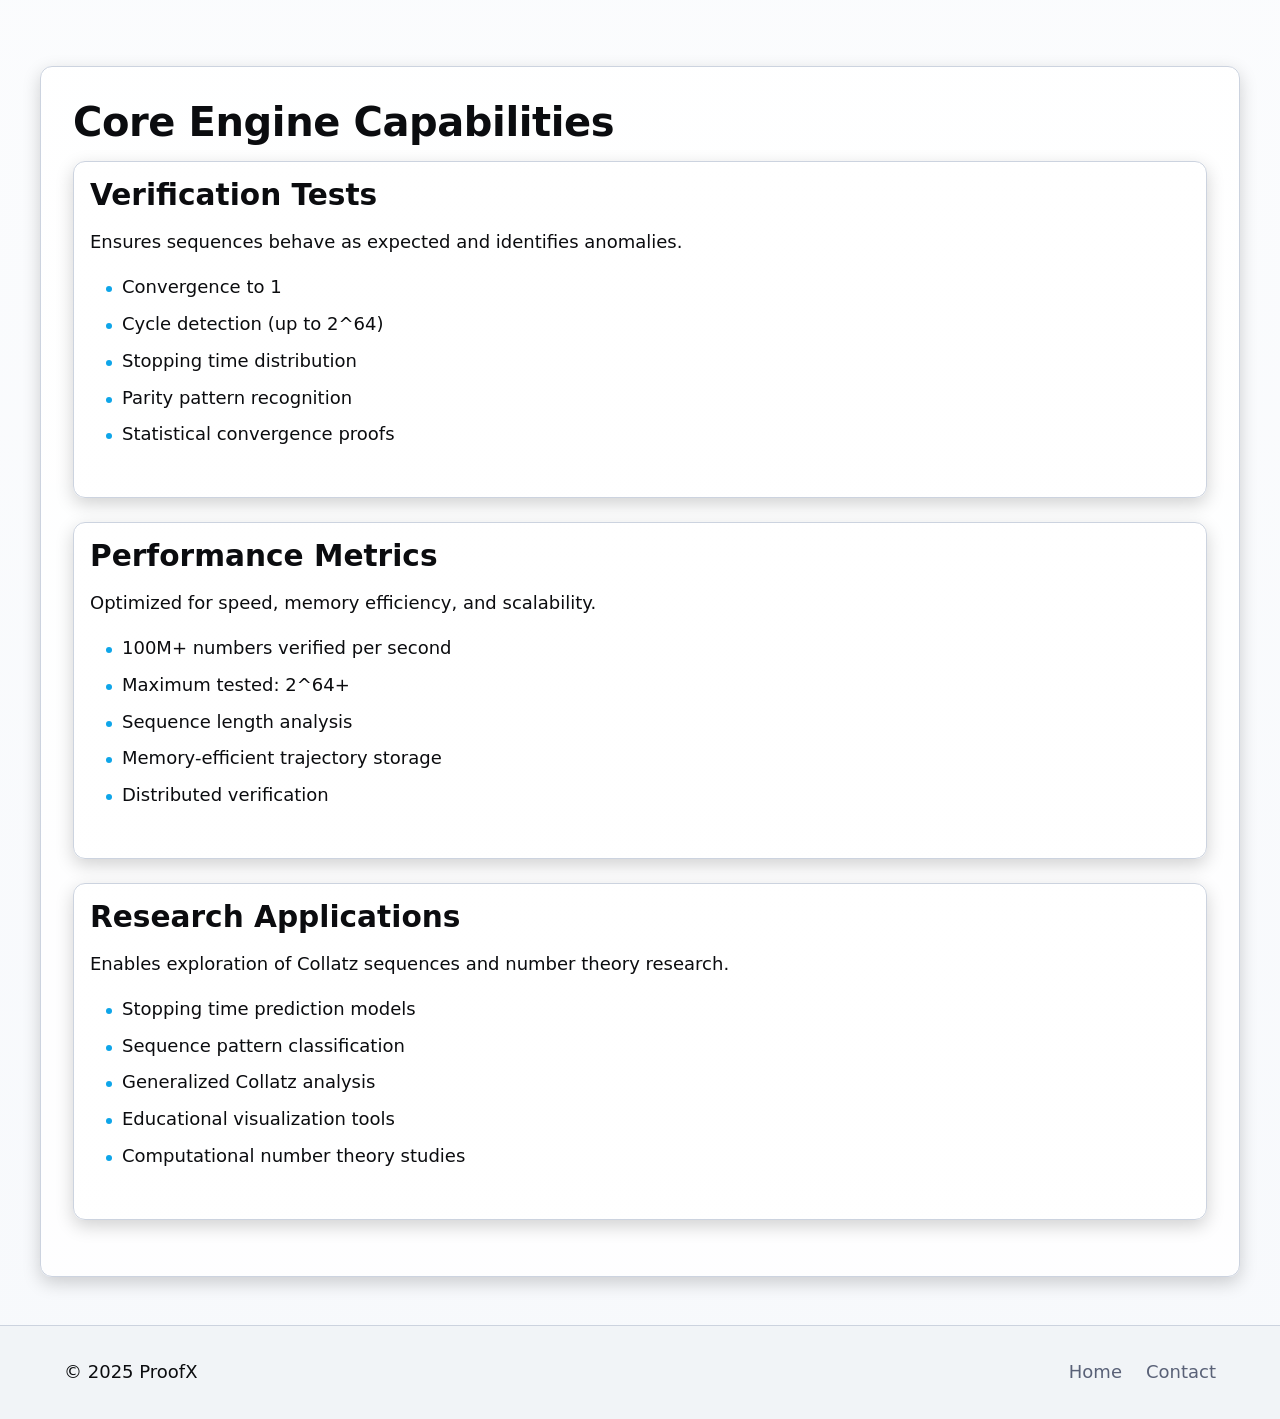
<file: collatzx.html>
<!DOCTYPE html>
<html lang="en">
<head>
  <meta charset="UTF-8">
  <meta name="viewport" content="width=device-width, initial-scale=1.0">
  <title>CollatzX Engine | ProofX</title>
  <link rel="stylesheet" href="/styles.css">
</head>
<body>
  <header class="nav">
    <div class="container nav__inner">
      <a class="brand" href="/index.html">
        <span class="brand__mark">PX</span>
        <span class="brand__text">ProofX</span>
      </a>
      <nav class="nav__links">
        <a href="/index.html">Home</a>
        <a href="/riemannx.html">RiemannX</a>
        <a href="/goldbachx.html">GoldbachX</a>
      </nav>
    </div>
  </header>

  <main id="main">
    <section class="section hero">
      <div class="container hero__wrap">
        <h1 class="hero__h1">CollatzX Engine</h1>
        <p class="hero__sub">Operator-grade verification engine for Collatz sequences — convergence testing, cycle detection, and statistical analysis across billions of iterations.</p>
        <div class="hero__actions btn-row">
          <a class="btn btn--primary btn--pill" href="https://github.com/ProofX-core/CollatzX">Verify Sequences</a>
        </div>
      </div>
    </section>

  <!-- ================================ FINDINGS ============================ -->
  <section id="findings-collatz" class="section" aria-labelledby="findings-title-collatz">
    <div class="container card">
      <h2 id="findings-title-collatz">Findings — CollatzX</h2>
      <p class="muted">Representative outputs and diagnostics from CollatzX engine.</p>
  
      <div id="findings-grid-collatz" class="findings__grid" aria-label="Findings gallery">
        <article class="finding finding-row">
          <div class="finding-text">
            <h3 class="h5">Finding 1</h3>
            <p class="muted small">Most starting values collapse quickly, rare outliers stretch sequence lengths.</p>
          </div>
          <figure class="finding-visual">
            <img src="assets/collatz1.png" alt="Collatz sequence visualization" loading="lazy" decoding="async"/>
            <figcaption class="muted xsmall">Fig. 1 — Collatz sequence visualization.</figcaption>
          </figure>
        </article>
        <article class="finding finding-row hidden">
          <div class="finding-text">
            <h3 class="h5">Finding 2</h3>
            <p class="muted small">Distribution of step counts reveals rare long sequences.</p>
          </div>
          <figure class="finding-visual">
            <img src="assets/collatz2.png" alt="Step counts visualization" loading="lazy" decoding="async"/>
            <figcaption class="muted xsmall">Fig. 2 — Step counts distribution.</figcaption>
          </figure>
        </article>
        <!-- Add more CollatzX findings as needed -->
      </div>
  
      <div class="btn-row" role="group" aria-label="Findings controls">
        <button id="findings-show-more-collatz" class="btn btn--white btn--pill" aria-controls="findings-grid-collatz" aria-expanded="false">Show more</button>
        <button id="findings-show-less-collatz" class="btn btn--blue btn--pill hidden" aria-controls="findings-grid-collatz" aria-expanded="false">Show less</button>
      </div>
      <div id="findings-live-collatz" class="sr-only" aria-live="polite"></div>
    </div>
  </section>
  
  <style>
  #findings-collatz .findings__grid {
    display: grid;
    grid-template-columns: repeat(auto-fit, minmax(300px, 1fr));
    gap: 1.5rem;
  }
  #findings-collatz .finding-row {
    display: flex;
    flex-direction: column;
    background: var(--surface-3, #fafafa);
    border-radius: 1rem;
    padding: 1rem;
    opacity: 0;
    transform: translateY(10px);
    transition: opacity 0.4s ease, transform 0.4s ease;
  }
  #findings-collatz .finding-row:not(.hidden) {
    opacity: 1;
    transform: translateY(0);
  }
  #findings-collatz .finding-text { margin-bottom: 0.5rem; }
  #findings-collatz .finding-visual { width: 100%; aspect-ratio: 16/9; overflow: hidden; border-radius: 0.75rem; }
  #findings-collatz .finding-visual img { width: 100%; height: 100%; object-fit: cover; display: block; }
  #findings-collatz figcaption { margin-top: 0.5rem; font-size: 0.85rem; opacity: 0.8; }
  #findings-collatz .btn-row { margin-top: 1rem; display: flex; gap: 0.75rem; }
  #findings-collatz .btn:hover,#findings-collatz .btn:focus-visible{filter: brightness(1.1);transform: translateY(-1px);transition: all 0.2s ease;}
  </style>
  
  <script>
  (function(){
    const items = Array.from(document.querySelectorAll('#findings-grid-collatz .finding'));
    const btnMore = document.getElementById('findings-show-more-collatz');
    const btnLess = document.getElementById('findings-show-less-collatz');
    const live = document.getElementById('findings-live-collatz');
    const INITIAL_VISIBLE = 1;
    const STEP = 1;
  
    items.forEach((el,i)=>el.classList.toggle('hidden',i>=INITIAL_VISIBLE));
  
    const getVisibleItems = ()=>items.filter(i=>!i.classList.contains('hidden'));
  
    function updateUI(){
      const visibleCount=getVisibleItems().length;
      btnMore.classList.toggle('hidden',visibleCount>=items.length);
      btnLess.classList.toggle('hidden',visibleCount<=INITIAL_VISIBLE);
      live.textContent=`Showing ${visibleCount} ${visibleCount===1?'finding':'findings'} in the gallery.`;
    }
  
    btnMore.addEventListener('click',()=>{
      const hiddenItems=items.filter(i=>i.classList.contains('hidden'));
      hiddenItems.slice(0,STEP).forEach(item=>item.classList.remove('hidden'));
      updateUI();
      if(!window.matchMedia('(prefers-reduced-motion: reduce)').matches){
        hiddenItems[0]?.scrollIntoView({behavior:'smooth',block:'nearest'});
      }
    });
  
    btnLess.addEventListener('click',()=>{
      const visibles=getVisibleItems();
      const toHide=visibles.slice(-STEP).filter((_,idx)=>visibles.length-idx-1>=INITIAL_VISIBLE);
      toHide.forEach(item=>item.classList.add('hidden'));
      updateUI();
      const focusTarget=getVisibleItems().slice(-1)[0];
      if(focusTarget && !window.matchMedia('(prefers-reduced-motion: reduce)').matches){
        focusTarget.scrollIntoView({behavior:'smooth',block:'nearest'});
      }
    });
  
    updateUI();
  })();
  </script>


    <!-- ================================ CAPABILITIES ============================= -->
    <section id="capabilities" class="section" aria-labelledby="capabilities-title">
      <div class="container card">
        <h2 id="capabilities-title">Core Engine Capabilities</h2>

        <!-- Verification Tests Card -->
        <div class="card" style="margin-bottom:1.5rem; padding:1rem;">
          <h3>Verification Tests</h3>
          <p>Ensures sequences behave as expected and identifies anomalies.</p>
          <ul class="bullets bullets--tight">
            <li>Convergence to 1</li>
            <li>Cycle detection (up to 2^64)</li>
            <li>Stopping time distribution</li>
            <li>Parity pattern recognition</li>
            <li>Statistical convergence proofs</li>
          </ul>
        </div>

        <!-- Performance Metrics Card -->
        <div class="card" style="margin-bottom:1.5rem; padding:1rem;">
          <h3>Performance Metrics</h3>
          <p>Optimized for speed, memory efficiency, and scalability.</p>
          <ul class="bullets bullets--tight">
            <li>100M+ numbers verified per second</li>
            <li>Maximum tested: 2^64+</li>
            <li>Sequence length analysis</li>
            <li>Memory-efficient trajectory storage</li>
            <li>Distributed verification</li>
          </ul>
        </div>

        <!-- Research Applications Card -->
        <div class="card" style="margin-bottom:1.5rem; padding:1rem;">
          <h3>Research Applications</h3>
          <p>Enables exploration of Collatz sequences and number theory research.</p>
          <ul class="bullets bullets--tight">
            <li>Stopping time prediction models</li>
            <li>Sequence pattern classification</li>
            <li>Generalized Collatz analysis</li>
            <li>Educational visualization tools</li>
            <li>Computational number theory studies</li>
          </ul>
        </div>
      </div>
    </section>
  </main>

  <footer class="footer">
    <div class="container footer__inner">
      <span>© 2025 ProofX</span>
      <nav class="footer__links">
        <a href="/index.html">Home</a>
        <a href="/contact.html">Contact</a>
      </nav>
    </div>
  </footer>
</body>
</html>
</file>
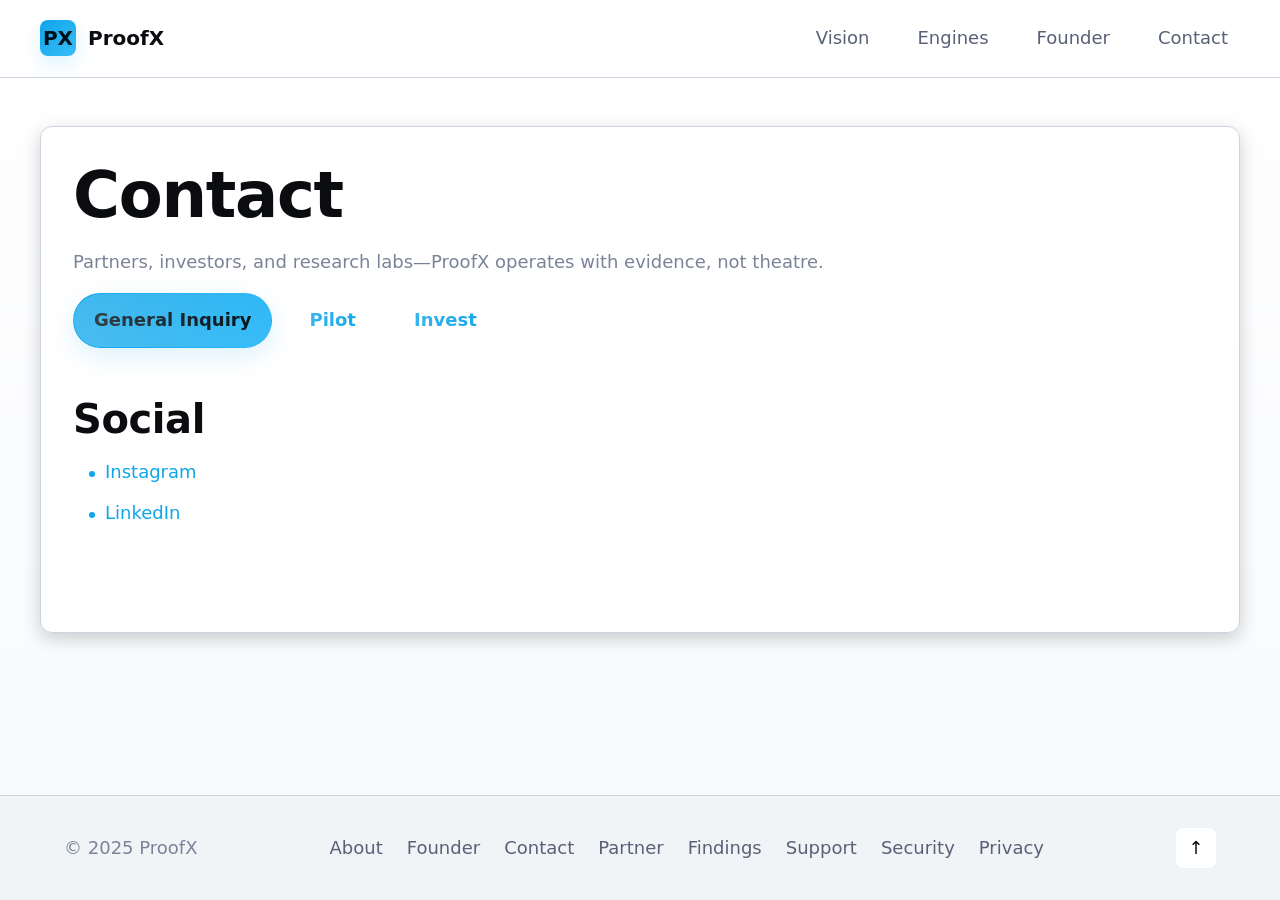
<file: contact.html>
<!doctype html>
<html lang="en">
<head>
  <meta charset="utf-8" />
  <meta name="viewport" content="width=device-width, initial-scale=1" />
  <title>Contact | ProofX</title>
  <link rel="stylesheet" href="/styles.css" />
</head>
<body>
  <header class="nav">
    <div class="container nav__inner">
      <a class="brand" href="/" aria-label="ProofX home">
        <span class="brand__mark">PX</span>
        <span class="brand__text">ProofX</span>
      </a>
      <nav class="nav__links">
        <a href="/vision">Vision</a>
        <a href="/engines">Engines</a>
        <a href="/founder">Founder</a>
        <a href="/contact" aria-current="page">Contact</a>
      </nav>
    </div>
  </header>

  <main id="main" class="section">
    <div class="container card">
      <h1>Contact</h1>
      <p class="muted">Partners, investors, and research labs—ProofX operates with evidence, not theatre.</p>

      <div class="contact__actions" role="group" aria-label="Primary contact actions">
        <a class="btn btn--primary btn--pill" href="mailto:alkindi.proofx@gmail.com?subject=ProofX%20%E2%80%94%20Inquiry">General Inquiry</a>
        <a class="btn btn--pill" href="mailto:alkindi.proofx@gmail.com?subject=ProofX%20%E2%80%94%20Pilot">Pilot</a>
        <a class="btn btn--pill" href="mailto:alkindi.proofx@gmail.com?subject=ProofX%20%E2%80%94%20Invest">Invest</a>
      </div>

      <section class="section" aria-labelledby="social-title">
        <h2 id="social-title">Social</h2>
        <ul class="bullets">
          <li><a href="https://instagram.com/proofx_org" target="_blank" rel="noopener">Instagram</a></li>
          <li><a href="https://www.linkedin.com/in/alkindi-network" target="_blank" rel="noopener">LinkedIn</a></li>
        </ul>
      </section>
    </div>
  </main>

  <footer class="footer">
    <div class="container footer__inner">
      <span class="muted">© 2025 ProofX</span>
      <nav class="footer__links">
        <a href="/about">About</a>
        <a href="/founder">Founder</a>
        <a href="/contact" aria-current="page">Contact</a>
        <a href="/partner">Partner</a>
        <a href="/findings">Findings</a>
        <a href="/support">Support</a>
        <a href="/security">Security</a>
        <a href="/privacy">Privacy</a>
      </nav>
      <a class="to-top" href="#top">↑</a>
    </div>
  </footer>
</body>
</html>
</file>
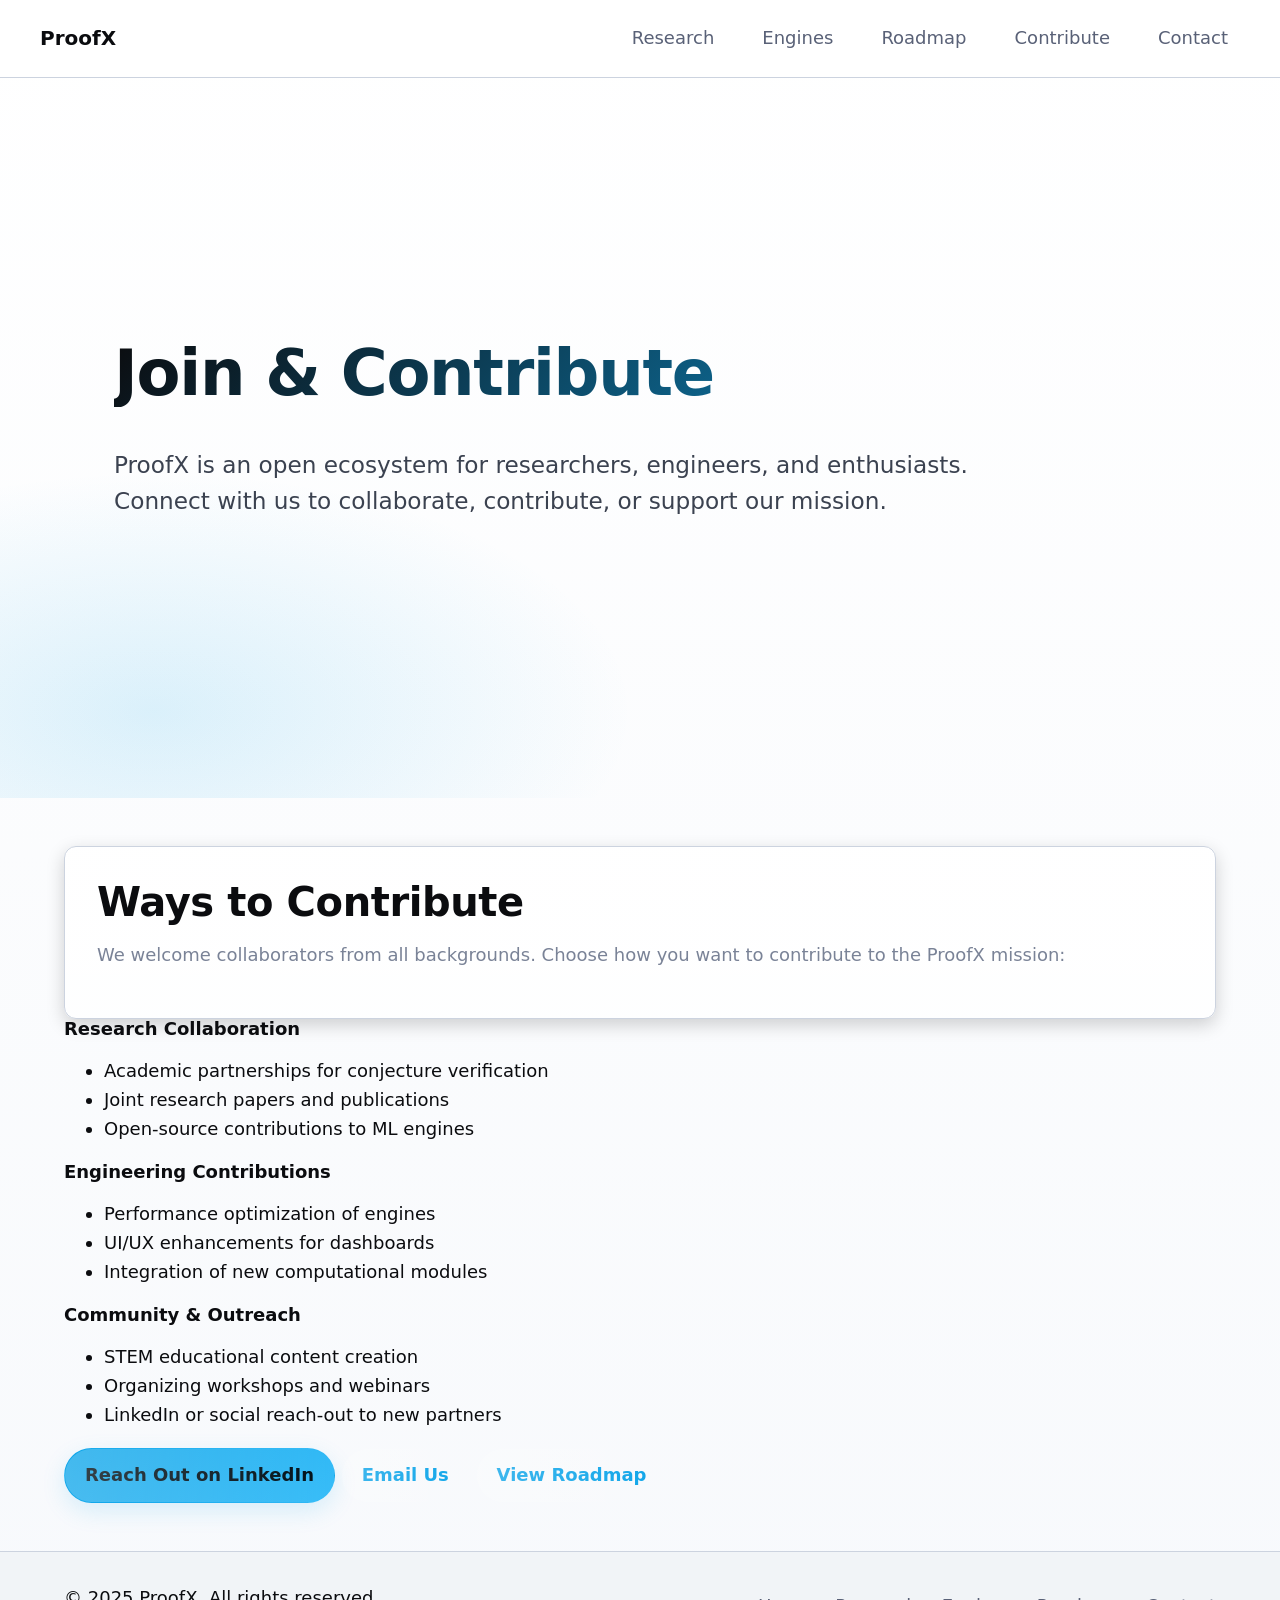
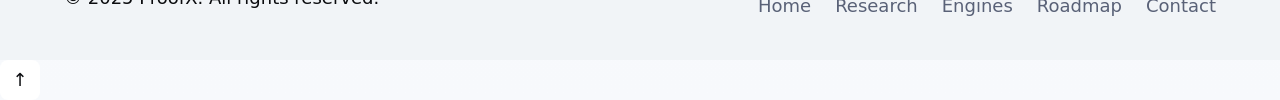
<file: contribute.html>
<!DOCTYPE html>
<html lang="en">
<head>
  <meta charset="UTF-8">
  <meta name="viewport" content="width=device-width, initial-scale=1.0">
  <title>Contribute to ProofX</title>
  <link rel="stylesheet" href="/styles.css">
</head>
<body>

  <!-- Navigation -->
  <nav class="nav">
    <div class="container nav__inner">
      <a href="/" class="brand">ProofX</a>
      <button class="nav__toggle" aria-expanded="false"><span></span><span></span><span></span></button>
      <div class="nav__links">
        <a href="/#research">Research</a>
        <a href="/#engines">Engines</a>
        <a href="/roadmap">Roadmap</a>
        <a href="/contribute">Contribute</a>
        <a href="/#contact">Contact</a>
      </div>
    </div>
  </nav>

  <!-- Hero -->
  <section class="hero">
    <div class="hero__wrap container">
      <h1 class="hero__h1" data-no-wrap>Join &amp; Contribute</h1>
      <p class="hero__sub">
        ProofX is an open ecosystem for researchers, engineers, and enthusiasts. Connect with us to collaborate, contribute, or support our mission.
      </p>
    </div>
  </section>

  <!-- Contribute Section -->
  <section class="section" id="contribute">
    <div class="container">

      <div class="card">
        <h2>Ways to Contribute</h2>
        <p class="muted">
          We welcome collaborators from all backgrounds. Choose how you want to contribute to the ProofX mission:
        </p>
      </div>

      <div class="test-cases-grid">

        <div class="test-case">
          <h4>Research Collaboration</h4>
          <ul>
            <li>Academic partnerships for conjecture verification</li>
            <li>Joint research papers and publications</li>
            <li>Open-source contributions to ML engines</li>
          </ul>
        </div>

        <div class="test-case">
          <h4>Engineering Contributions</h4>
          <ul>
            <li>Performance optimization of engines</li>
            <li>UI/UX enhancements for dashboards</li>
            <li>Integration of new computational modules</li>
          </ul>
        </div>

        <div class="test-case">
          <h4>Community & Outreach</h4>
          <ul>
            <li>STEM educational content creation</li>
            <li>Organizing workshops and webinars</li>
            <li>LinkedIn or social reach-out to new partners</li>
          </ul>
        </div>

      </div>

      <div class="btn-row">
        <a class="btn btn--primary btn--pill" href="https://www.linkedin.com/company/proofx/" target="_blank" rel="noopener">
          Reach Out on LinkedIn
        </a>
        <a class="btn btn--pill" href="mailto:contact@proofx.com">Email Us</a>
        <a class="btn btn--pill" href="/roadmap">View Roadmap</a>
      </div>

    </div>
  </section>

  <!-- Footer -->
  <footer class="footer">
    <div class="container footer__inner">
      <p>&copy; 2025 ProofX. All rights reserved.</p>
      <div class="footer__links">
        <a href="/">Home</a>
        <a href="/#research">Research</a>
        <a href="/#engines">Engines</a>
        <a href="/roadmap">Roadmap</a>
        <a href="/#contact">Contact</a>
      </div>
    </div>
  </footer>

  <a href="#top" class="to-top" aria-label="Back to top">↑</a>

</body>
</html>
</file>
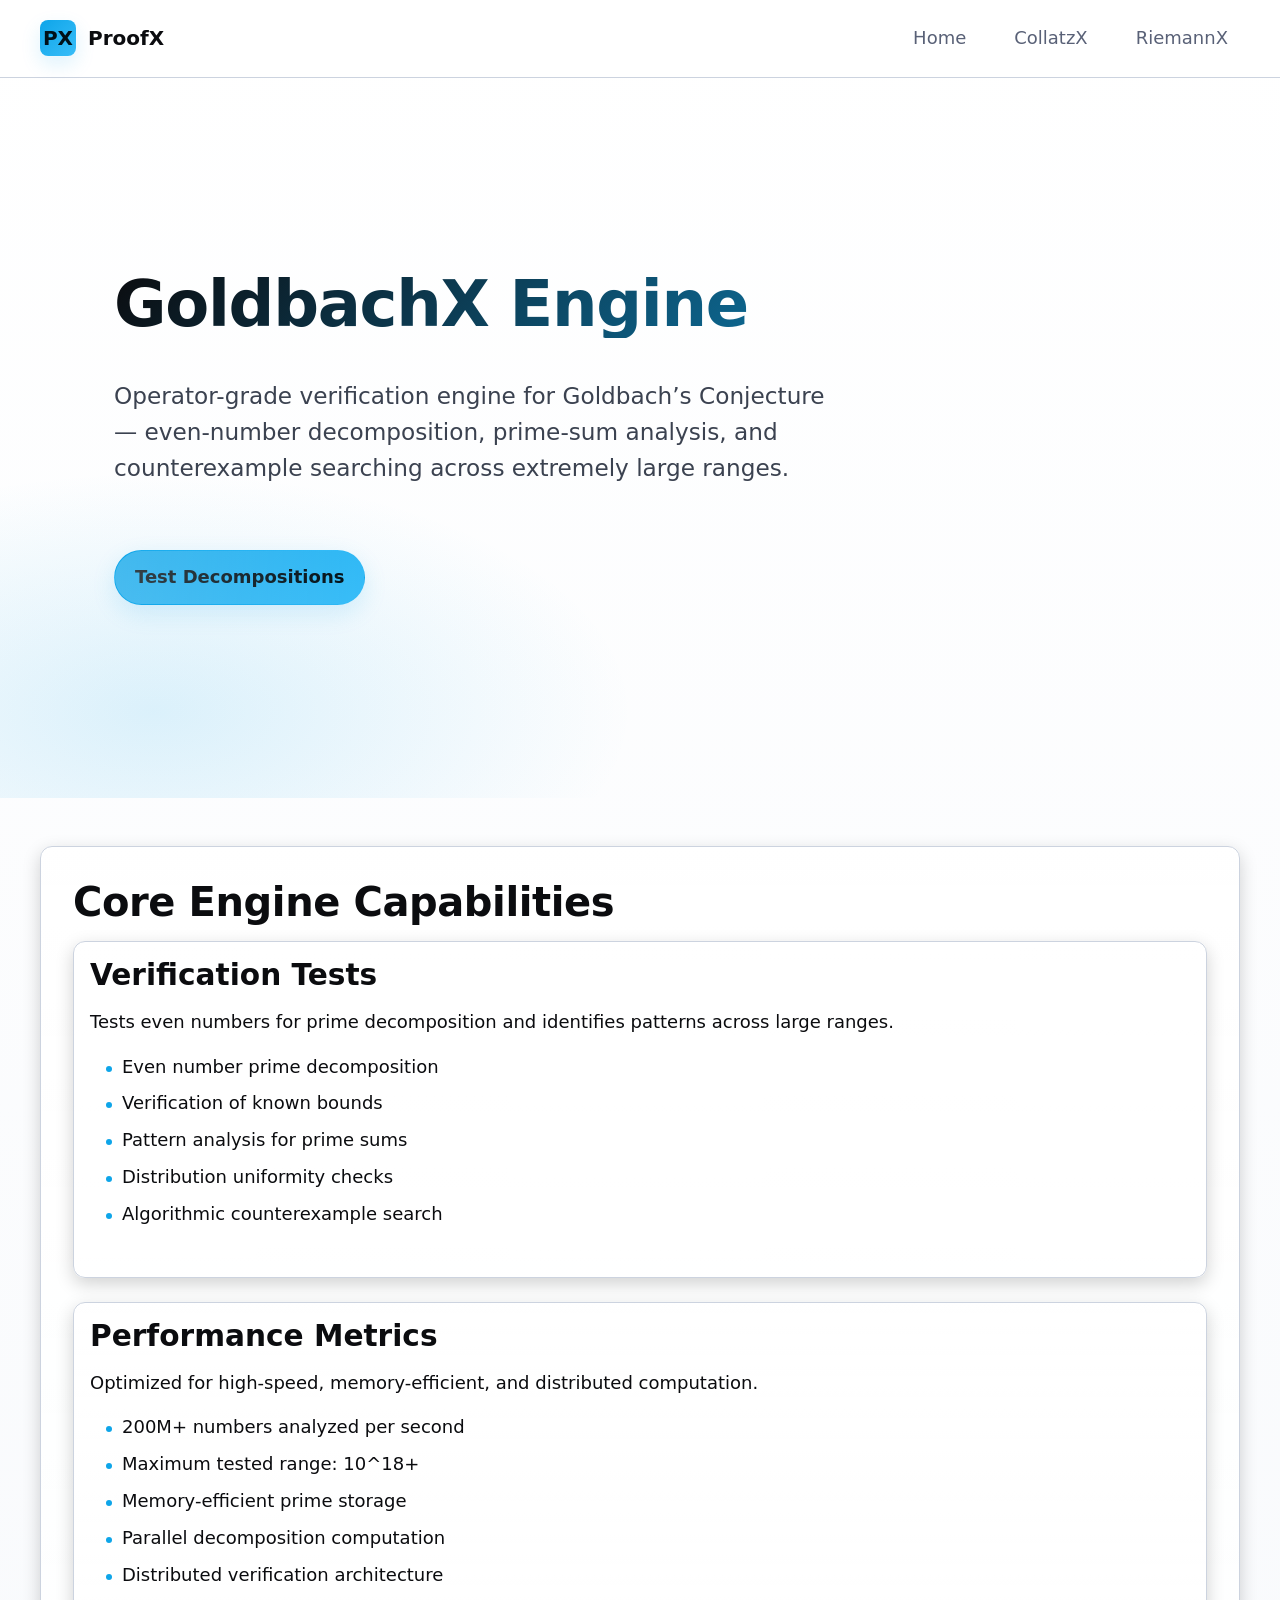
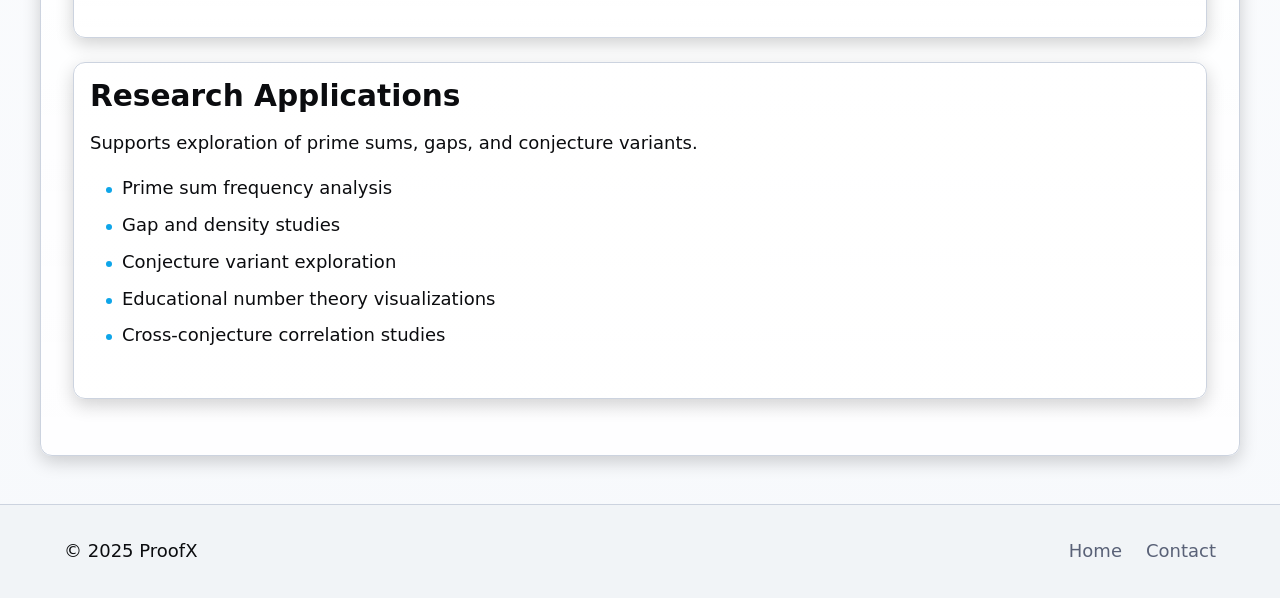
<file: goldbachx.html>
<!DOCTYPE html>
<html lang="en">
<head>
  <meta charset="UTF-8">
  <meta name="viewport" content="width=device-width, initial-scale=1.0">
  <title>GoldbachX Engine | ProofX</title>
  <link rel="stylesheet" href="/styles.css">
</head>
<body>
  <header class="nav">
    <div class="container nav__inner">
      <a class="brand" href="/index.html">
        <span class="brand__mark">PX</span>
        <span class="brand__text">ProofX</span>
      </a>
      <nav class="nav__links">
        <a href="/index.html">Home</a>
        <a href="/collatzx.html">CollatzX</a>
        <a href="/riemannx.html">RiemannX</a>
      </nav>
    </div>
  </header>

  <main id="main">
    <section class="section hero">
      <div class="container hero__wrap">
        <h1 class="hero__h1">GoldbachX Engine</h1>
        <p class="hero__sub">Operator-grade verification engine for Goldbach’s Conjecture — even-number decomposition, prime-sum analysis, and counterexample searching across extremely large ranges.</p>
        <div class="hero__actions btn-row">
          <a class="btn btn--primary btn--pill" href="https://github.com/ProofX-core/GoldbachX">Test Decompositions</a>
        </div>
      </div>
    </section>
    
  <script>
  (function(){
    const items = Array.from(document.querySelectorAll('#findings-grid-riemann .finding'));
    const btnMore = document.getElementById('findings-show-more-riemann');
    const btnLess = document.getElementById('findings-show-less-riemann');
    const live = document.getElementById('findings-live-riemann');
    const INITIAL_VISIBLE = 1;
    const STEP = 1;
    items.forEach((el,i)=>el.classList.toggle('hidden',i>=INITIAL_VISIBLE));
    const getVisibleItems = ()=>items.filter(i=>!i.classList.contains('hidden'));
    function updateUI(){
      const visibleCount=getVisibleItems().length;
      btnMore.classList.toggle('hidden',visibleCount>=items.length);
      btnLess.classList.toggle('hidden',visibleCount<=INITIAL_VISIBLE);
      live.textContent=`Showing ${visibleCount} ${visibleCount===1?'finding':'findings'} in the gallery.`;
    }
    btnMore.addEventListener('click',()=>{items.filter(i=>i.classList.contains('hidden')).slice(0,STEP).forEach(i=>i.classList.remove('hidden'));updateUI();items.find(i=>!i.classList.contains('hidden'))?.scrollIntoView({behavior:'smooth',block:'nearest'});});
    btnLess.addEventListener('click',()=>{const visibles=getVisibleItems();visibles.slice(-STEP).filter((_,idx)=>visibles.length-idx-1>=INITIAL_VISIBLE).forEach(i=>i.classList.add('hidden'));updateUI();getVisibleItems().slice(-1)[0]?.scrollIntoView({behavior:'smooth',block:'nearest'});});
    updateUI();
  })();
  </script>


    <!-- ================================ CAPABILITIES ============================= -->
    <section id="capabilities" class="section" aria-labelledby="capabilities-title">
      <div class="container card">
        <h2 id="capabilities-title">Core Engine Capabilities</h2>

        <!-- Verification Tests Card -->
        <div class="card" style="margin-bottom:1.5rem; padding:1rem;">
          <h3>Verification Tests</h3>
          <p>Tests even numbers for prime decomposition and identifies patterns across large ranges.</p>
          <ul class="bullets bullets--tight">
            <li>Even number prime decomposition</li>
            <li>Verification of known bounds</li>
            <li>Pattern analysis for prime sums</li>
            <li>Distribution uniformity checks</li>
            <li>Algorithmic counterexample search</li>
          </ul>
        </div>

        <!-- Performance Metrics Card -->
        <div class="card" style="margin-bottom:1.5rem; padding:1rem;">
          <h3>Performance Metrics</h3>
          <p>Optimized for high-speed, memory-efficient, and distributed computation.</p>
          <ul class="bullets bullets--tight">
            <li>200M+ numbers analyzed per second</li>
            <li>Maximum tested range: 10^18+</li>
            <li>Memory-efficient prime storage</li>
            <li>Parallel decomposition computation</li>
            <li>Distributed verification architecture</li>
          </ul>
        </div>

        <!-- Research Applications Card -->
        <div class="card" style="margin-bottom:1.5rem; padding:1rem;">
          <h3>Research Applications</h3>
          <p>Supports exploration of prime sums, gaps, and conjecture variants.</p>
          <ul class="bullets bullets--tight">
            <li>Prime sum frequency analysis</li>
            <li>Gap and density studies</li>
            <li>Conjecture variant exploration</li>
            <li>Educational number theory visualizations</li>
            <li>Cross-conjecture correlation studies</li>
          </ul>
        </div>
      </div>
    </section>
  </main>

  <footer class="footer">
    <div class="container footer__inner">
      <span>© 2025 ProofX</span>
      <nav class="footer__links">
        <a href="/index.html">Home</a>
        <a href="/contact.html">Contact</a>
      </nav>
    </div>
  </footer>
</body>
</html>
</file>
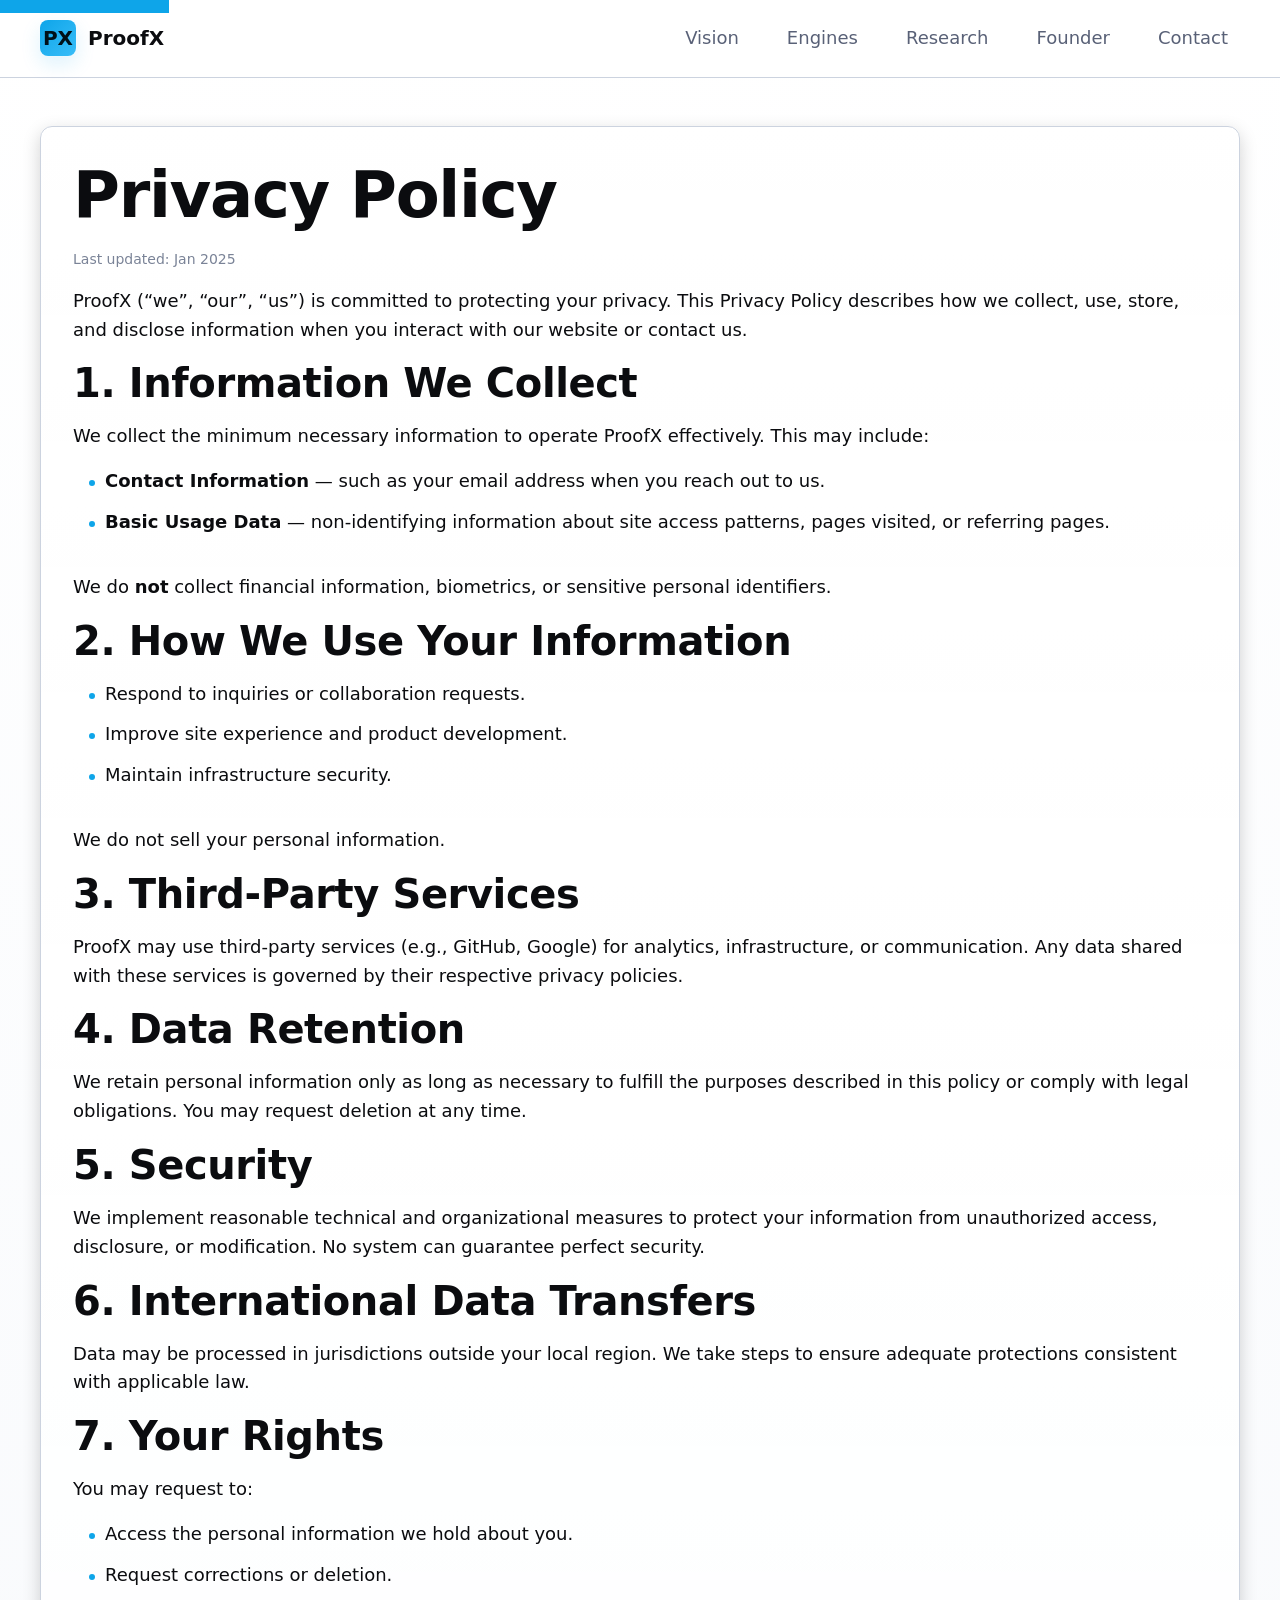
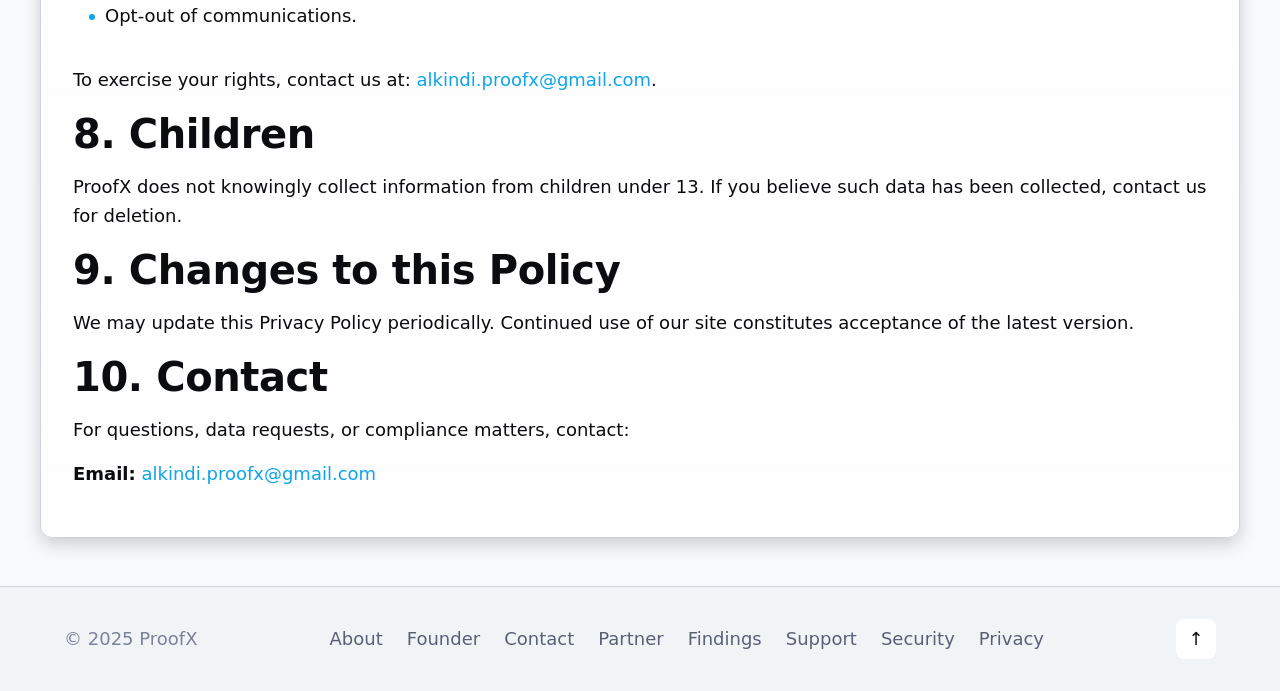
<file: privacy.html>
<!DOCTYPE html>
<html lang="en">
<head>
  <meta charset="UTF-8" />
  <meta name="viewport" content="width=device-width, initial-scale=1.0" />
  <title>Privacy Policy | ProofX</title>
  <meta name="description" content="ProofX Privacy Policy — data handling, retention, security, and user rights." />
  <link rel="canonical" href="https://www.proofx.org/privacy.html" />
  <link rel="stylesheet" href="/styles.css" />
</head>

<body>
  <a class="skip" href="#main">Skip to content</a>

  <!-- ============================== HEADER =============================== -->
  <header class="nav" role="banner">
    <div class="container nav__inner">
      <a class="brand" href="/index.html" aria-label="ProofX home">
        <span class="brand__mark" aria-hidden="true">PX</span>
        <span class="brand__text">ProofX</span>
      </a>

      <button class="nav__toggle" aria-expanded="false" aria-label="Toggle navigation">
        <span></span><span></span><span></span>
      </button>

      <nav class="nav__links" role="navigation" aria-label="Primary">
        <a href="/index.html#vision">Vision</a>
        <a href="/index.html#engines">Engines</a>
        <a href="/research.html">Research</a>
        <a href="/index.html#founder">Founder</a>
        <a href="/index.html#contact">Contact</a>
      </nav>
    </div>
  </header>


  <!-- ============================== MAIN =============================== -->
  <main id="main">
    <section class="section">
      <div class="container card">
        <h1>Privacy Policy</h1>

        <p class="muted small">
          Last updated: Jan 2025
        </p>

        <p>
          ProofX (“we”, “our”, “us”) is committed to protecting your privacy. This Privacy Policy describes how we collect, use, store, and disclose information when you interact with our website or contact us.
        </p>


        <!-- ======================= DATA COLLECTED ======================= -->
        <h2>1. Information We Collect</h2>
        <p>
          We collect the minimum necessary information to operate ProofX effectively. This may include:
        </p>
        <ul class="bullets">
          <li><strong>Contact Information</strong> — such as your email address when you reach out to us.</li>
          <li><strong>Basic Usage Data</strong> — non-identifying information about site access patterns, pages visited, or referring pages.</li>
        </ul>
        <p>
          We do <strong>not</strong> collect financial information, biometrics, or sensitive personal identifiers.
        </p>


        <!-- ======================= HOW USED ======================= -->
        <h2>2. How We Use Your Information</h2>
        <ul class="bullets">
          <li>Respond to inquiries or collaboration requests.</li>
          <li>Improve site experience and product development.</li>
          <li>Maintain infrastructure security.</li>
        </ul>
        <p>We do not sell your personal information.</p>


        <!-- ======================= THIRD PARTIES ======================= -->
        <h2>3. Third-Party Services</h2>
        <p>
          ProofX may use third-party services (e.g., GitHub, Google) for analytics, infrastructure, or communication. Any data shared with these services is governed by their respective privacy policies.
        </p>


        <!-- ======================= DATA RETENTION ======================= -->
        <h2>4. Data Retention</h2>
        <p>
          We retain personal information only as long as necessary to fulfill the purposes described in this policy or comply with legal obligations. You may request deletion at any time.
        </p>


        <!-- ======================= SECURITY ======================= -->
        <h2>5. Security</h2>
        <p>
          We implement reasonable technical and organizational measures to protect your information from unauthorized access, disclosure, or modification. No system can guarantee perfect security.
        </p>


        <!-- ======================= INTERNATIONAL ======================= -->
        <h2>6. International Data Transfers</h2>
        <p>
          Data may be processed in jurisdictions outside your local region. We take steps to ensure adequate protections consistent with applicable law.
        </p>


        <!-- ======================= YOUR RIGHTS ======================= -->
        <h2>7. Your Rights</h2>
        <p>You may request to:</p>
        <ul class="bullets">
          <li>Access the personal information we hold about you.</li>
          <li>Request corrections or deletion.</li>
          <li>Opt-out of communications.</li>
        </ul>
        <p>
          To exercise your rights, contact us at:
          <a href="mailto:alkindi.proofx@gmail.com">alkindi.proofx@gmail.com</a>.
        </p>


        <!-- ======================= CHILDREN ======================= -->
        <h2>8. Children</h2>
        <p>
          ProofX does not knowingly collect information from children under 13. If you believe such data has been collected, contact us for deletion.
        </p>


        <!-- ======================= CHANGES ======================= -->
        <h2>9. Changes to this Policy</h2>
        <p>
          We may update this Privacy Policy periodically. Continued use of our site constitutes acceptance of the latest version.
        </p>


        <!-- ======================= CONTACT ======================= -->
        <h2>10. Contact</h2>
        <p>
          For questions, data requests, or compliance matters, contact:
        </p>
        <p>
          <strong>Email:</strong>
          <a href="mailto:alkindi.proofx@gmail.com">alkindi.proofx@gmail.com</a>
        </p>

      </div>
    </section>
  </main>


  <!-- ============================== FOOTER =============================== -->
  <footer class="footer" role="contentinfo">
    <div class="container footer__inner">
      <span class="muted">© 2025 ProofX</span>
      <nav class="footer__links" aria-label="Footer">
        <a href="/about">About</a>
        <a href="/founder">Founder</a>
        <a href="/contact">Contact</a>
        <a href="/partner">Partner</a>
        <a href="/findings">Findings</a>
        <a href="/support">Support</a>
        <a href="/security">Security</a>
        <a aria-current="page" href="/privacy">Privacy</a>
      </nav>
      <a class="to-top" href="#top" aria-label="Back to top">↑</a>
    </div>
  </footer>
</body>
</html>
</file>
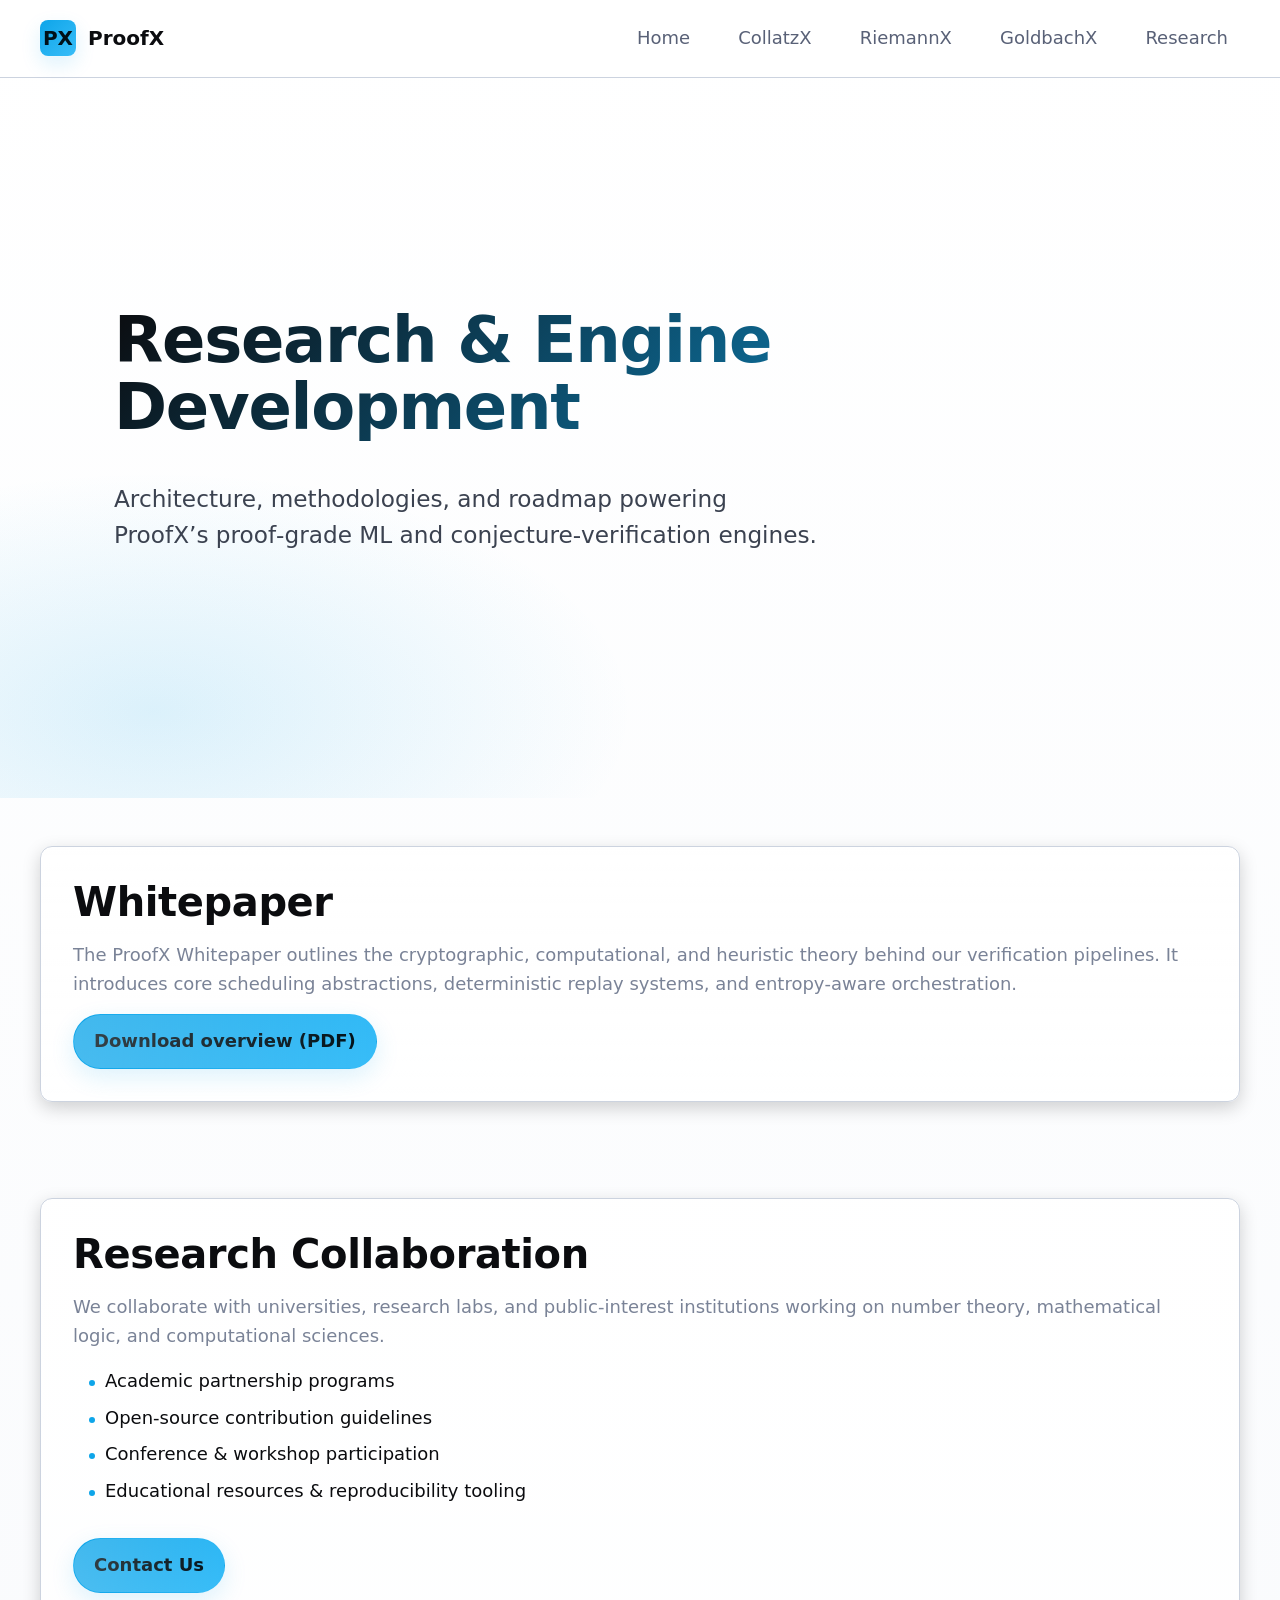
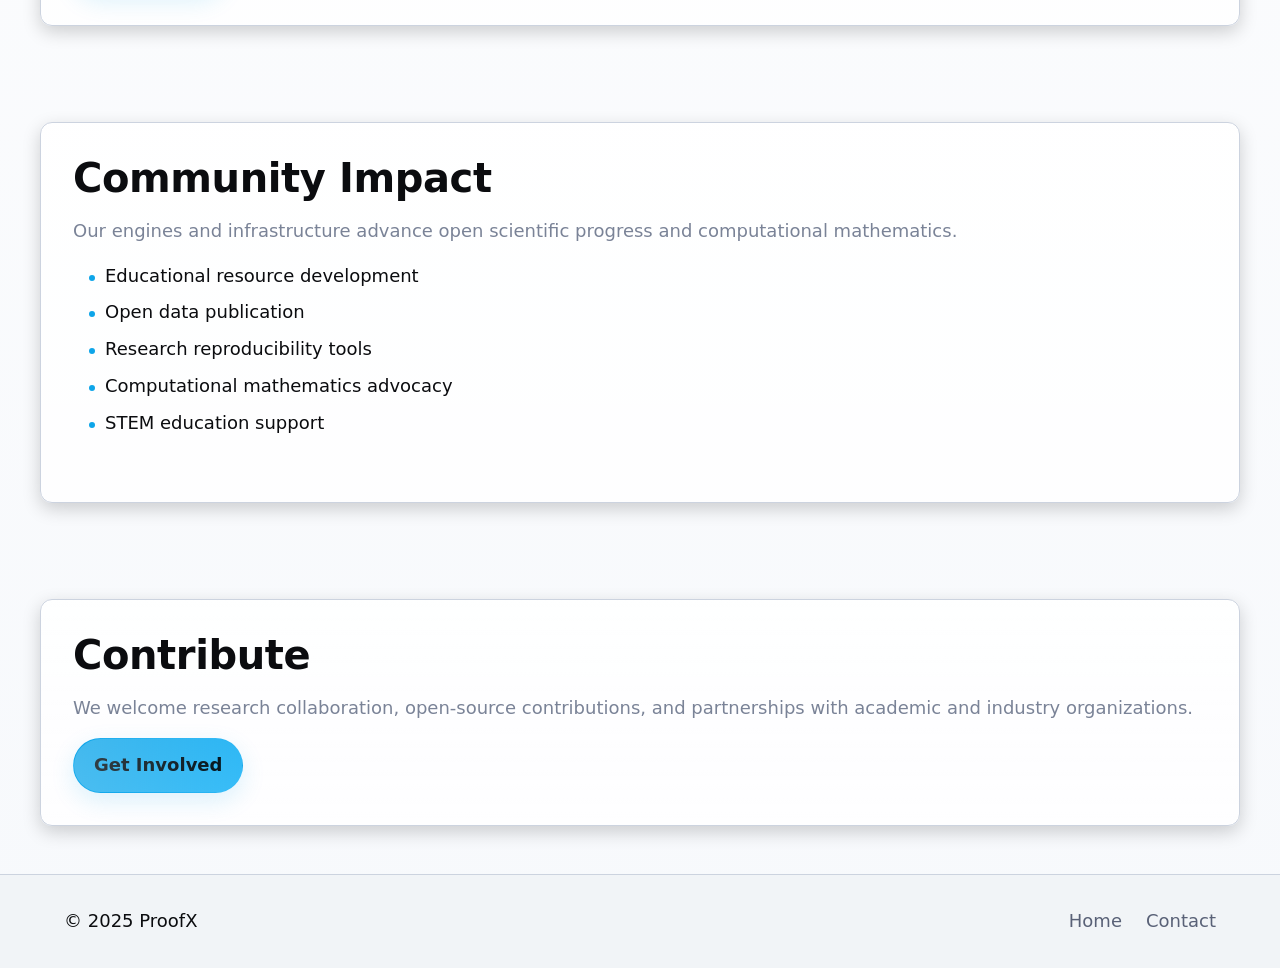
<file: research.html>
<!DOCTYPE html>
<html lang="en">
<head>
  <meta charset="UTF-8" />
  <meta name="viewport" content="width=device-width, initial-scale=1.0" />
  <title>Research | ProofX</title>
  <link rel="stylesheet" href="/styles.css" />
</head>
<body>
  <header class="nav">
    <div class="container nav__inner">
      <a class="brand" href="/index.html">
        <span class="brand__mark">PX</span>
        <span class="brand__text">ProofX</span>
      </a>
      <nav class="nav__links">
        <a href="/index.html">Home</a>
        <a href="/collatzx.html">CollatzX</a>
        <a href="/riemannx.html">RiemannX</a>
        <a href="/goldbachx.html">GoldbachX</a>
        <a href="/research.html" aria-current="page">Research</a>
      </nav>
    </div>
  </header>

  <main id="main">
    <section class="section hero">
      <div class="container hero__wrap">
        <h1 class="hero__h1">Research & Engine Development</h1>
        <p class="hero__sub">
          Architecture, methodologies, and roadmap powering ProofX’s proof‑grade
          ML and conjecture‑verification engines.
        </p>
      </div>
    </section>

    <section class="section" aria-labelledby="whitepaper-title">
      <div class="container card">
        <h2 id="whitepaper-title">Whitepaper</h2>
        <p class="muted">
          The ProofX Whitepaper outlines the cryptographic, computational, and
          heuristic theory behind our verification pipelines. It introduces
          core scheduling abstractions, deterministic replay systems, and
          entropy‑aware orchestration.
        </p>
        <div role="group" aria-label="Whitepaper Actions">
          <a class="btn btn--primary btn--pill" href="/assets/proofx-overview.pdf" download>
            Download overview (PDF)
          </a>
        </div>
      </div>
    </section>

    <section class="section" aria-labelledby="collab-title">
      <div class="container card">
        <h2 id="collab-title">Research Collaboration</h2>
        <p class="muted">
          We collaborate with universities, research labs, and public‑interest
          institutions working on number theory, mathematical logic, and
          computational sciences.
        </p>
        <ul class="bullets bullets--tight">
          <li>Academic partnership programs</li>
          <li>Open‑source contribution guidelines</li>
          <li>Conference & workshop participation</li>
          <li>Educational resources & reproducibility tooling</li>
        </ul>
        <div class="contact__actions">
          <a class="btn btn--primary btn--pill" href="/contact.html">Contact Us</a>
        </div>
      </div>
    </section>
      <section class="section" id="community-impact" aria-labelledby="community-impact-title">
      <div class="container card">
        <h2 id="community-impact-title">Community Impact</h2>
        <p class="muted">Our engines and infrastructure advance open scientific progress and computational mathematics.</p>
        <ul class="bullets bullets--tight">
          <li>Educational resource development</li>
          <li>Open data publication</li>
          <li>Research reproducibility tools</li>
          <li>Computational mathematics advocacy</li>
          <li>STEM education support</li>
        </ul>
      </div>
    </section>

    <section class="section" id="contribute" aria-labelledby="contribute-title">
      <div class="container card">
        <h2 id="contribute-title">Contribute</h2>
        <p class="muted">We welcome research collaboration, open-source contributions, and partnerships with academic and industry organizations.</p>
        <div class="contact__actions">
          <a class="btn btn--primary btn--pill" href="/contact.html">Get Involved</a>
        </div>
      </div>
    </section>
  </main>

  <footer class="footer">
    <div class="container footer__inner">
      <span>© 2025 ProofX</span>
      <nav class="footer__links">
        <a href="/index.html">Home</a>
        <a href="/contact.html">Contact</a>
      </nav>
    </div>
  </footer>
</body>
</html>
</file>
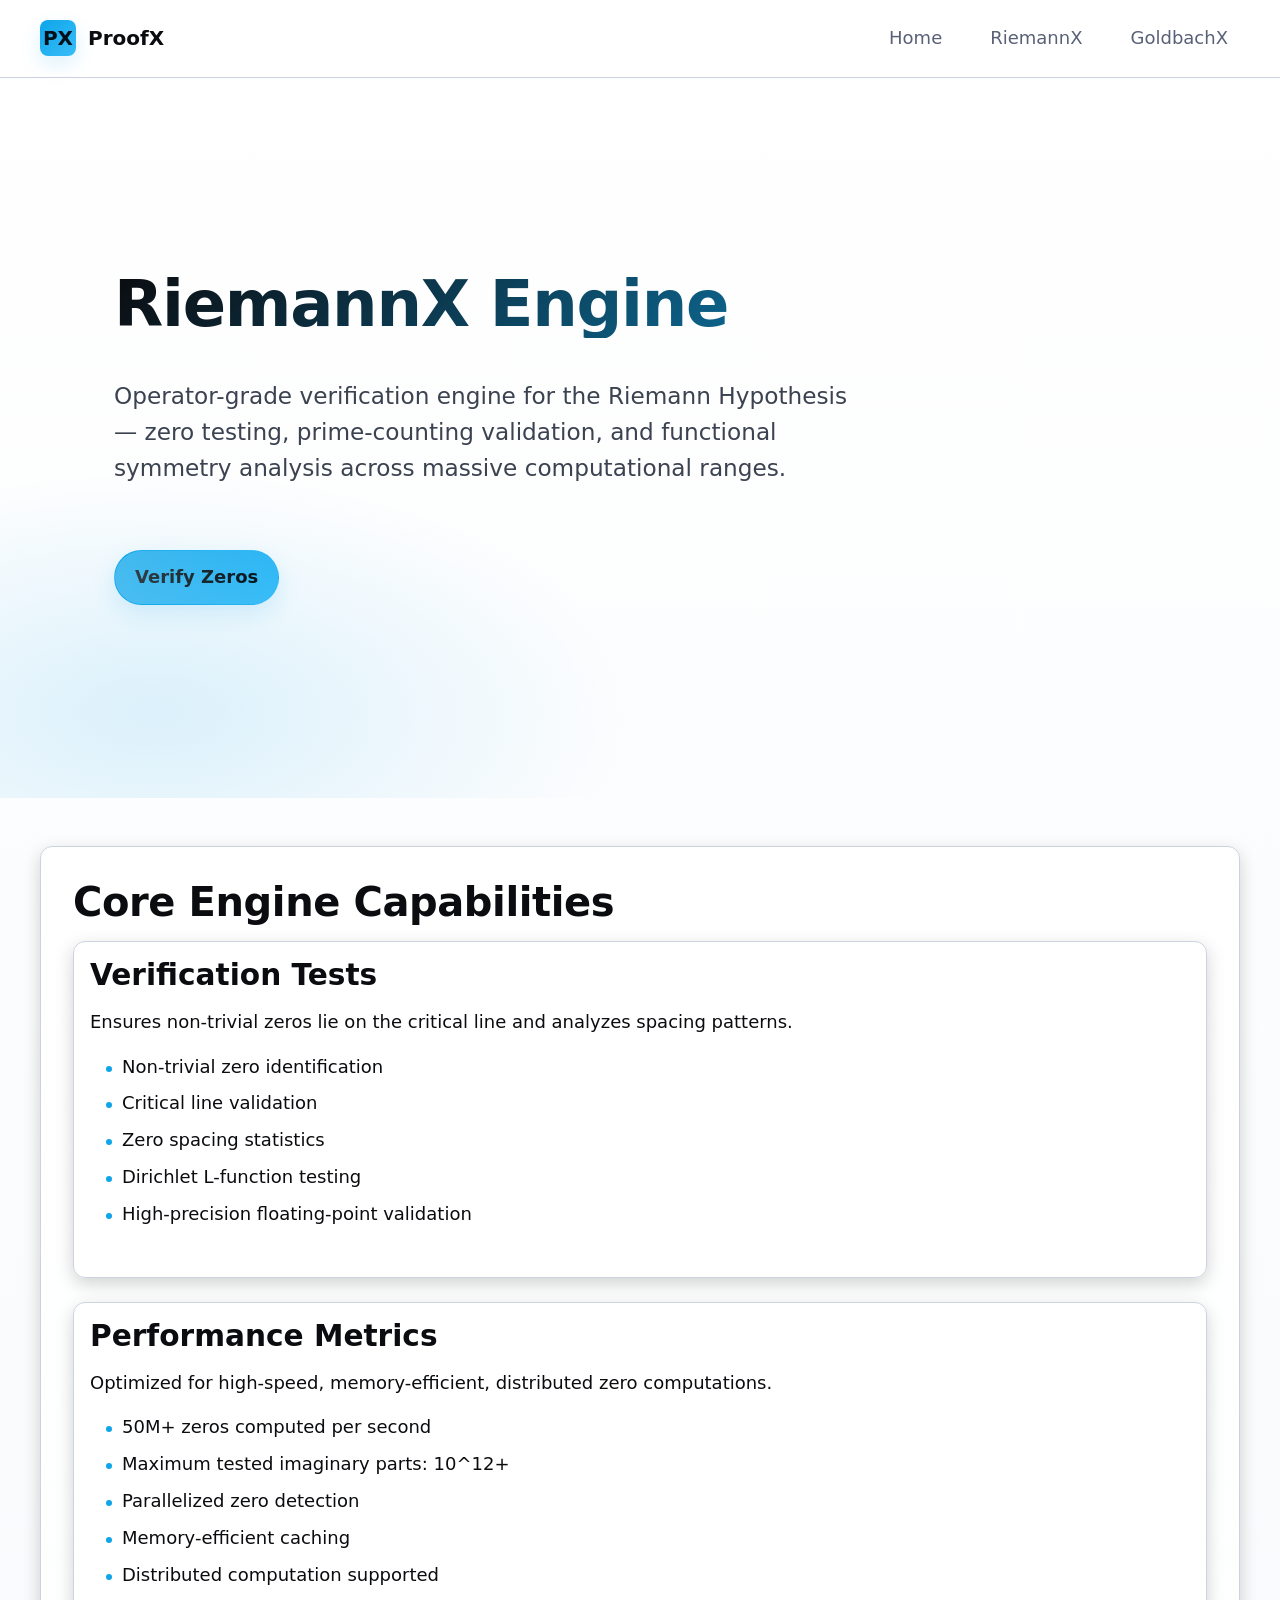
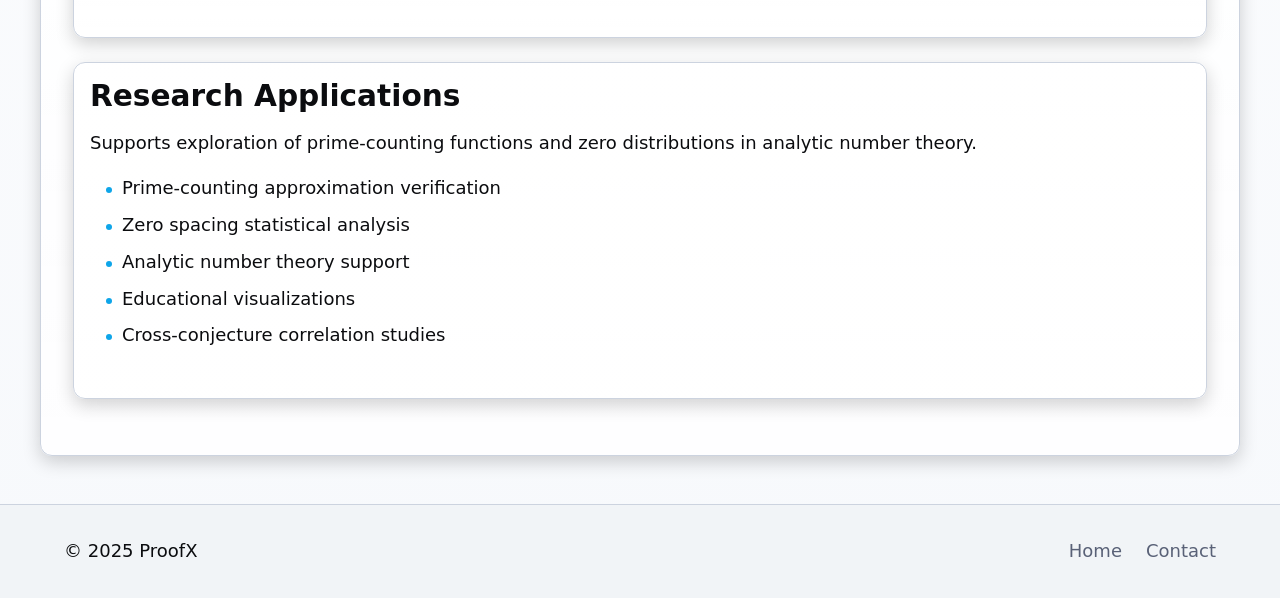
<file: riemannx.html>
<!DOCTYPE html>
<html lang="en">
<head>
  <meta charset="UTF-8">
  <meta name="viewport" content="width=device-width, initial-scale=1.0">
  <title>RiemannX Engine | ProofX</title>
  <link rel="stylesheet" href="/styles.css">
</head>
<body>
  <header class="nav">
    <div class="container nav__inner">
      <a class="brand" href="/index.html">
        <span class="brand__mark">PX</span>
        <span class="brand__text">ProofX</span>
      </a>
      <nav class="nav__links">
        <a href="/index.html">Home</a>
        <a href="/riemannx.html">RiemannX</a>
        <a href="/goldbachx.html">GoldbachX</a>
      </nav>
    </div>
  </header>

  <main id="main">
    <section class="section hero">
      <div class="container hero__wrap">
        <h1 class="hero__h1">RiemannX Engine</h1>
        <p class="hero__sub">Operator-grade verification engine for the Riemann Hypothesis — zero testing, prime-counting validation, and functional symmetry analysis across massive computational ranges.</p>
        <div class="hero__actions btn-row">
          <a class="btn btn--primary btn--pill" href="https://github.com/ProofX-core/RiemannX">Verify Zeros</a>
        </div>
      </div>
    </section>

  <style>
  #findings-riemann .findings__grid { display:grid; grid-template-columns:repeat(auto-fit,minmax(300px,1fr)); gap:1.5rem; }
  #findings-riemann .finding-row { display:flex; flex-direction:column; background:var(--surface-3,#fafafa); border-radius:1rem; padding:1rem; opacity:0; transform:translateY(10px); transition:opacity 0.4s ease, transform 0.4s ease;}
  #findings-riemann .finding-row:not(.hidden){opacity:1; transform:translateY(0);}
  #findings-riemann .finding-text{margin-bottom:0.5rem;}
  #findings-riemann .finding-visual{width:100%; aspect-ratio:16/9; overflow:hidden; border-radius:0.75rem;}
  #findings-riemann .finding-visual img{width:100%; height:100%; object-fit:cover; display:block;}
  #findings-riemann figcaption{margin-top:0.5rem; font-size:0.85rem; opacity:0.8;}
  #findings-riemann .btn-row{margin-top:1rem; display:flex; gap:0.75rem;}
  #findings-riemann .btn:hover,#findings-riemann .btn:focus-visible{filter:brightness(1.1); transform:translateY(-1px); transition:all 0.2s ease;}
  </style>
  
  <script>
  (function(){
    const items = Array.from(document.querySelectorAll('#findings-grid-riemann .finding'));
    const btnMore = document.getElementById('findings-show-more-riemann');
    const btnLess = document.getElementById('findings-show-less-riemann');
    const live = document.getElementById('findings-live-riemann');
    const INITIAL_VISIBLE = 1;
    const STEP = 1;
    items.forEach((el,i)=>el.classList.toggle('hidden',i>=INITIAL_VISIBLE));
    const getVisibleItems = ()=>items.filter(i=>!i.classList.contains('hidden'));
    function updateUI(){
      const visibleCount=getVisibleItems().length;
      btnMore.classList.toggle('hidden',visibleCount>=items.length);
      btnLess.classList.toggle('hidden',visibleCount<=INITIAL_VISIBLE);
      live.textContent=`Showing ${visibleCount} ${visibleCount===1?'finding':'findings'} in the gallery.`;
    }
    btnMore.addEventListener('click',()=>{items.filter(i=>i.classList.contains('hidden')).slice(0,STEP).forEach(i=>i.classList.remove('hidden'));updateUI();items.find(i=>!i.classList.contains('hidden'))?.scrollIntoView({behavior:'smooth',block:'nearest'});});
    btnLess.addEventListener('click',()=>{const visibles=getVisibleItems();visibles.slice(-STEP).filter((_,idx)=>visibles.length-idx-1>=INITIAL_VISIBLE).forEach(i=>i.classList.add('hidden'));updateUI();getVisibleItems().slice(-1)[0]?.scrollIntoView({behavior:'smooth',block:'nearest'});});
    updateUI();
  })();
  </script>
    
    <!-- ================================ CAPABILITIES ============================= -->
    <section id="capabilities" class="section" aria-labelledby="capabilities-title">
      <div class="container card">
        <h2 id="capabilities-title">Core Engine Capabilities</h2>

        <!-- Verification Tests Card -->
        <div class="card" style="margin-bottom:1.5rem; padding:1rem;">
          <h3>Verification Tests</h3>
          <p>Ensures non-trivial zeros lie on the critical line and analyzes spacing patterns.</p>
          <ul class="bullets bullets--tight">
            <li>Non-trivial zero identification</li>
            <li>Critical line validation</li>
            <li>Zero spacing statistics</li>
            <li>Dirichlet L-function testing</li>
            <li>High-precision floating-point validation</li>
          </ul>
        </div>

        <!-- Performance Metrics Card -->
        <div class="card" style="margin-bottom:1.5rem; padding:1rem;">
          <h3>Performance Metrics</h3>
          <p>Optimized for high-speed, memory-efficient, distributed zero computations.</p>
          <ul class="bullets bullets--tight">
            <li>50M+ zeros computed per second</li>
            <li>Maximum tested imaginary parts: 10^12+</li>
            <li>Parallelized zero detection</li>
            <li>Memory-efficient caching</li>
            <li>Distributed computation supported</li>
          </ul>
        </div>

        <!-- Research Applications Card -->
        <div class="card" style="margin-bottom:1.5rem; padding:1rem;">
          <h3>Research Applications</h3>
          <p>Supports exploration of prime-counting functions and zero distributions in analytic number theory.</p>
          <ul class="bullets bullets--tight">
            <li>Prime-counting approximation verification</li>
            <li>Zero spacing statistical analysis</li>
            <li>Analytic number theory support</li>
            <li>Educational visualizations</li>
            <li>Cross-conjecture correlation studies</li>
          </ul>
        </div>
      </div>
    </section>
  </main>

  <footer class="footer">
    <div class="container footer__inner">
      <span>© 2025 ProofX</span>
      <nav class="footer__links">
        <a href="/index.html">Home</a>
        <a href="/contact.html">Contact</a>
      </nav>
    </div>
  </footer>
</body>
</html>
</file>
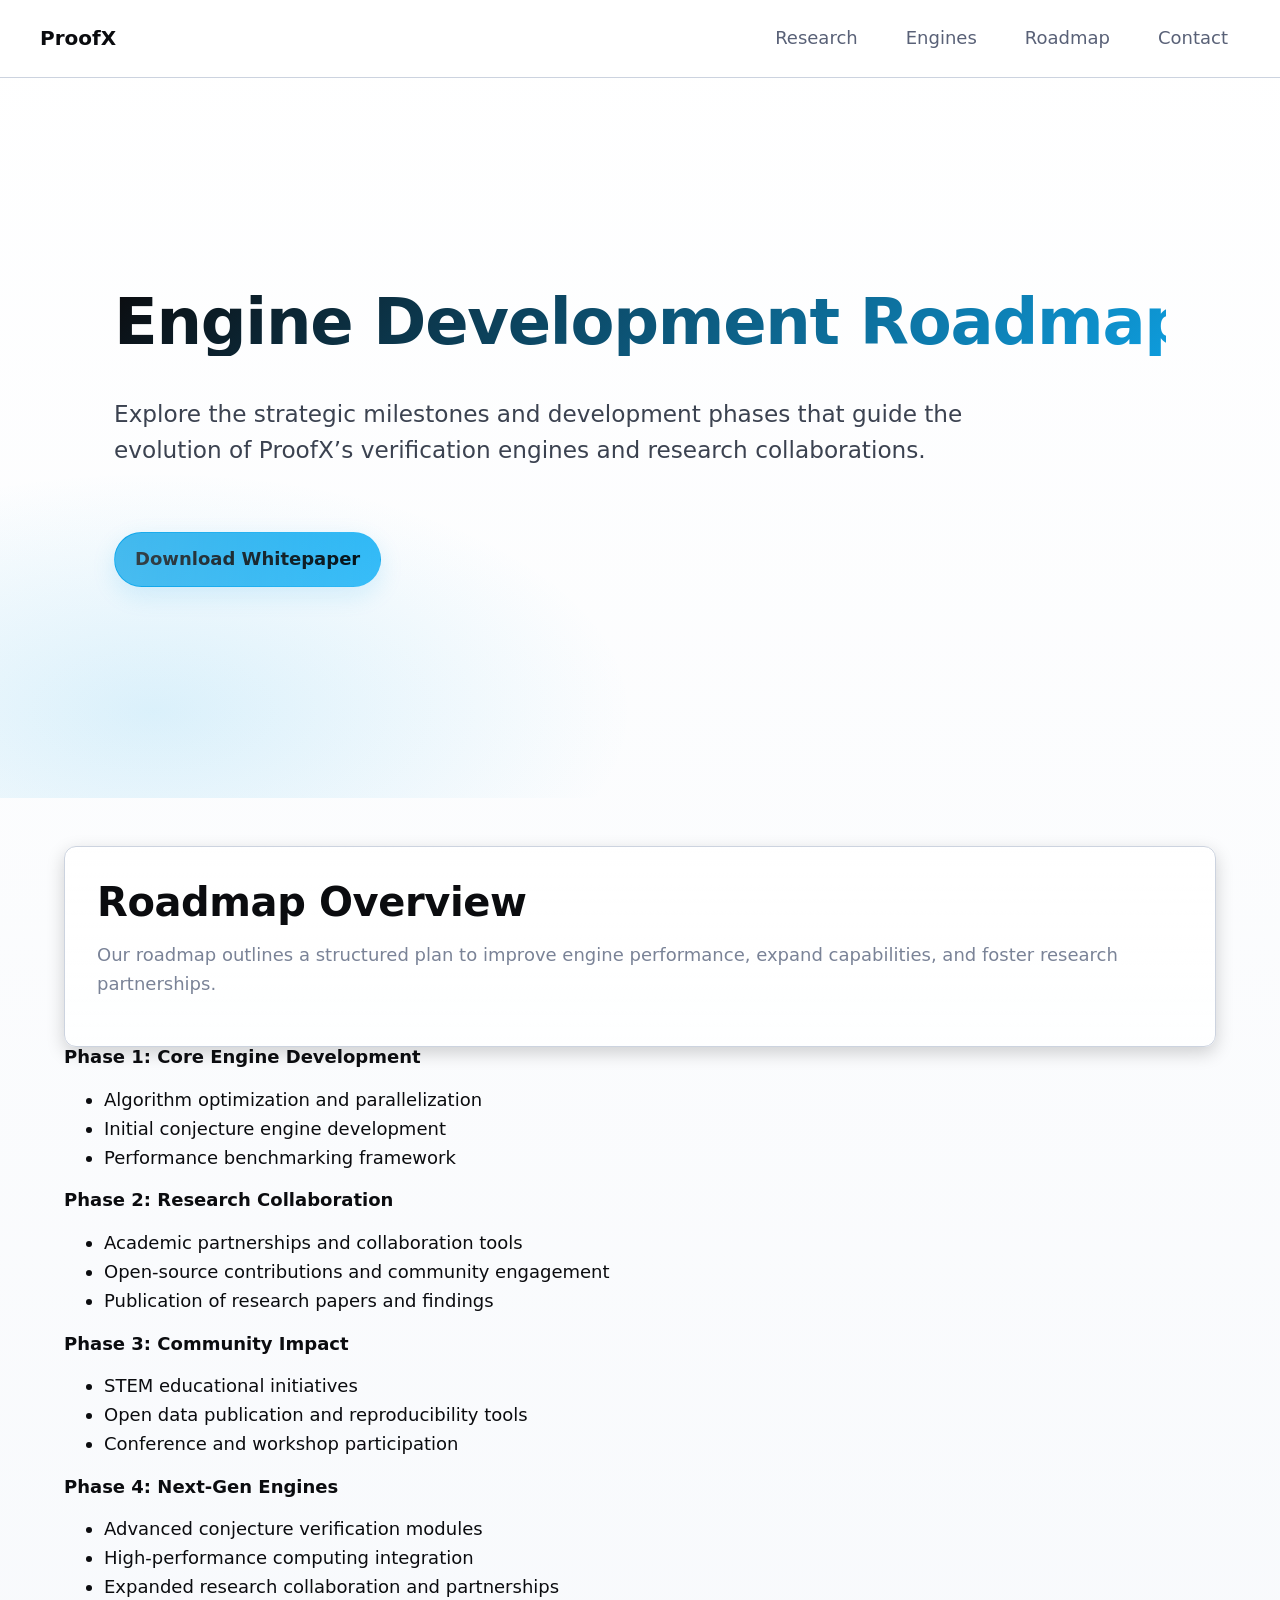
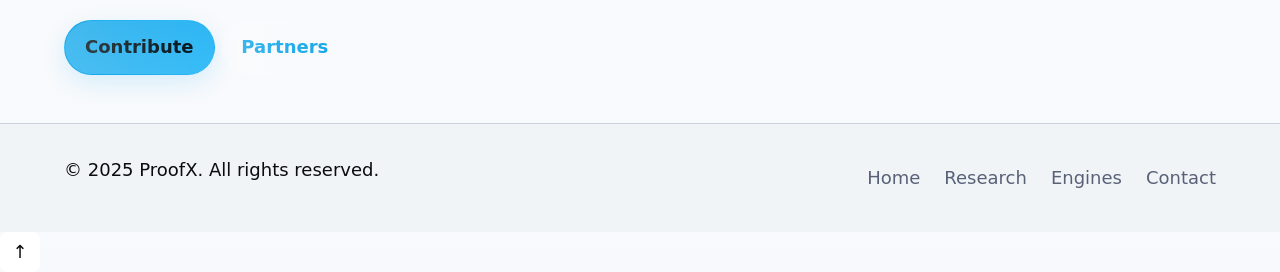
<file: roadmap.html>
<!DOCTYPE html>
<html lang="en">
<head>
  <meta charset="UTF-8">
  <meta name="viewport" content="width=device-width, initial-scale=1.0">
  <title>ProofX Engine Roadmap</title>
  <link rel="stylesheet" href="/styles.css">
</head>
<body>

  <!-- Navigation -->
  <nav class="nav">
    <div class="container nav__inner">
      <a href="/" class="brand">ProofX</a>
      <button class="nav__toggle" aria-expanded="false"><span></span><span></span><span></span></button>
      <div class="nav__links">
        <a href="/#research">Research</a>
        <a href="/#engines">Engines</a>
        <a href="/roadmap">Roadmap</a>
        <a href="/#contact">Contact</a>
      </div>
    </div>
  </nav>

  <!-- Hero -->
  <section class="hero">
    <div class="hero__wrap container">
      <h1 class="hero__h1" data-no-wrap>Engine Development Roadmap</h1>
      <p class="hero__sub">
        Explore the strategic milestones and development phases that guide the evolution of ProofX’s verification engines and research collaborations.
      </p>
      <div class="hero__actions">
        <a class="btn btn--primary btn--pill" href="/assets/proofx-overview.pdf" download>
          Download Whitepaper
        </a>
      </div>
    </div>
  </section>

  <!-- Roadmap Content -->
  <section class="section" id="roadmap">
    <div class="container">

      <div class="card">
        <h2>Roadmap Overview</h2>
        <p class="muted">
          Our roadmap outlines a structured plan to improve engine performance, expand capabilities, and foster research partnerships.
        </p>
      </div>

      <div class="test-cases-grid">
        <div class="test-case">
          <h4>Phase 1: Core Engine Development</h4>
          <ul>
            <li>Algorithm optimization and parallelization</li>
            <li>Initial conjecture engine development</li>
            <li>Performance benchmarking framework</li>
          </ul>
        </div>

        <div class="test-case">
          <h4>Phase 2: Research Collaboration</h4>
          <ul>
            <li>Academic partnerships and collaboration tools</li>
            <li>Open-source contributions and community engagement</li>
            <li>Publication of research papers and findings</li>
          </ul>
        </div>

        <div class="test-case">
          <h4>Phase 3: Community Impact</h4>
          <ul>
            <li>STEM educational initiatives</li>
            <li>Open data publication and reproducibility tools</li>
            <li>Conference and workshop participation</li>
          </ul>
        </div>

        <div class="test-case">
          <h4>Phase 4: Next-Gen Engines</h4>
          <ul>
            <li>Advanced conjecture verification modules</li>
            <li>High-performance computing integration</li>
            <li>Expanded research collaboration and partnerships</li>
          </ul>
        </div>
      </div>

      <div class="btn-row">
        <a class="btn btn--primary btn--pill" href="/engines/contribute">Contribute</a>
        <a class="btn btn--pill" href="/engines/research">Partners</a>
      </div>

    </div>
  </section>

  <!-- Footer -->
  <footer class="footer">
    <div class="container footer__inner">
      <p>&copy; 2025 ProofX. All rights reserved.</p>
      <div class="footer__links">
        <a href="/">Home</a>
        <a href="/#research">Research</a>
        <a href="/#engines">Engines</a>
        <a href="/#contact">Contact</a>
      </div>
    </div>
  </footer>

  <a href="#top" class="to-top" aria-label="Back to top">↑</a>

</body>
</html>
</file>
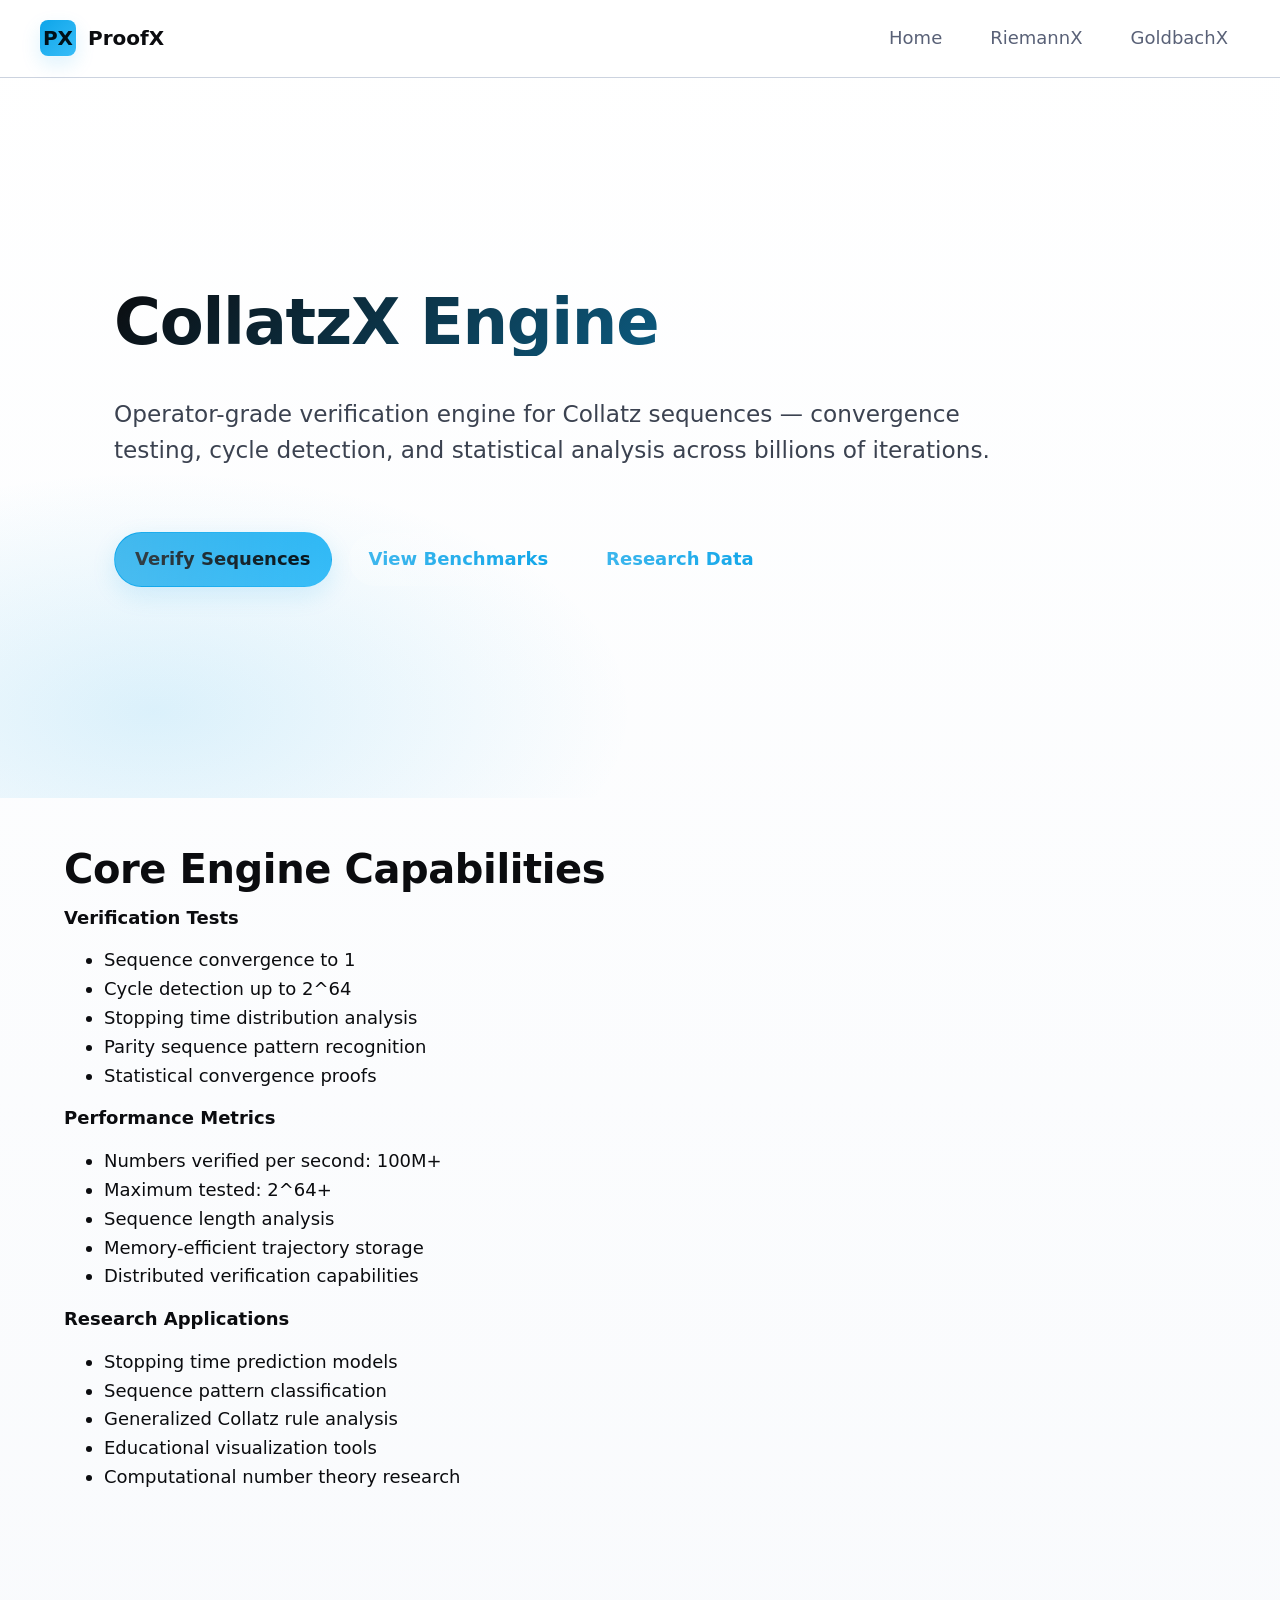
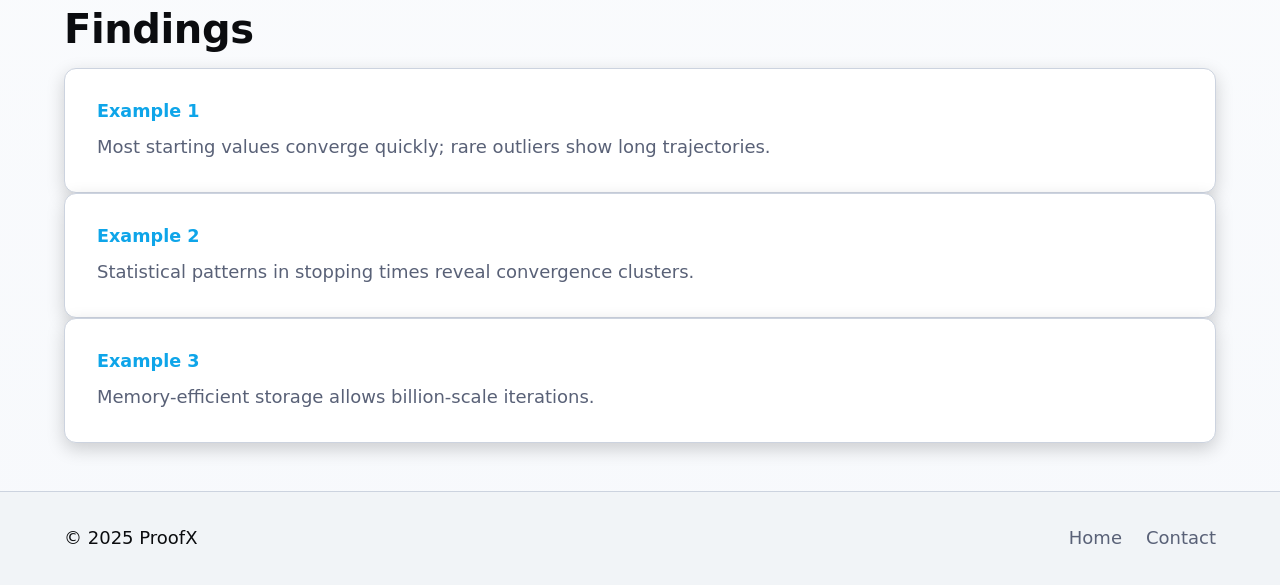
<file: public/erros/engines/collatzx.html>
<!DOCTYPE html>
<html lang="en">
<head>
  <meta charset="UTF-8">
  <meta name="viewport" content="width=device-width, initial-scale=1.0">
  <title>CollatzX Engine | ProofX</title>
  <link rel="stylesheet" href="/styles.css">
</head>
<body>
  <header class="nav">
    <div class="container nav__inner">
      <a class="brand" href="/index.html">
        <span class="brand__mark">PX</span>
        <span class="brand__text">ProofX</span>
      </a>
      <nav class="nav__links">
        <a href="/index.html">Home</a>
        <a href="/riemannx.html">RiemannX</a>
        <a href="/goldbachx.html">GoldbachX</a>
      </nav>
    </div>
  </header>

  <main id="main">
    <section class="section hero">
      <div class="container hero__wrap">
        <h1 class="hero__h1">CollatzX Engine</h1>
        <p class="hero__sub">Operator-grade verification engine for Collatz sequences — convergence testing, cycle detection, and statistical analysis across billions of iterations.</p>
        <div class="hero__actions btn-row">
          <a class="btn btn--primary btn--pill" href="/collatzx/verify">Verify Sequences</a>
          <a class="btn btn--pill" href="/collatzx/benchmarks">View Benchmarks</a>
          <a class="btn btn--pill" href="/collatzx/research">Research Data</a>
        </div>
      </div>
    </section>

    <section class="section quantum-conjecture">
      <div class="container">
        <h2>Core Engine Capabilities</h2>
        <div class="test-cases-grid">
          <div class="test-case">
            <h4>Verification Tests</h4>
            <ul>
              <li>Sequence convergence to 1</li>
              <li>Cycle detection up to 2^64</li>
              <li>Stopping time distribution analysis</li>
              <li>Parity sequence pattern recognition</li>
              <li>Statistical convergence proofs</li>
            </ul>
          </div>
          <div class="test-case">
            <h4>Performance Metrics</h4>
            <ul>
              <li>Numbers verified per second: 100M+</li>
              <li>Maximum tested: 2^64+</li>
              <li>Sequence length analysis</li>
              <li>Memory-efficient trajectory storage</li>
              <li>Distributed verification capabilities</li>
            </ul>
          </div>
          <div class="test-case">
            <h4>Research Applications</h4>
            <ul>
              <li>Stopping time prediction models</li>
              <li>Sequence pattern classification</li>
              <li>Generalized Collatz rule analysis</li>
              <li>Educational visualization tools</li>
              <li>Computational number theory research</li>
            </ul>
          </div>
        </div>
      </div>
    </section>

    <section id="findings" class="section">
      <div class="container">
        <h2>Findings</h2>
        <div class="findings__grid">
          <article class="finding">
            <h3>Example 1</h3>
            <p>Most starting values converge quickly; rare outliers show long trajectories.</p>
          </article>
          <article class="finding">
            <h3>Example 2</h3>
            <p>Statistical patterns in stopping times reveal convergence clusters.</p>
          </article>
          <article class="finding">
            <h3>Example 3</h3>
            <p>Memory-efficient storage allows billion-scale iterations.</p>
          </article>
        </div>
      </div>
    </section>
  </main>

  <footer class="footer">
    <div class="container footer__inner">
      <span>© 2025 ProofX</span>
      <nav class="footer__links">
        <a href="/index.html">Home</a>
        <a href="/contact.html">Contact</a>
      </nav>
    </div>
  </footer>
</body>
</html>
</file>
<file: styles.css>
/* ------------------------ Design Tokens ------------------------ */
:root {
  color-scheme: dark light;

  /* Spacing */
  --space-xxs: 0.25rem;
  --space-xs: 0.5rem;
  --space-sm: 0.75rem;
  --space-md: 1rem;
  --space-lg: 1.5rem;
  --space-xl: 2rem;
  --space-xxl: 3rem;

  /* Typography */
  --font-primary: 'Inter', ui-sans-serif, system-ui, -apple-system, sans-serif;
  --font-mono: 'JetBrains Mono', ui-monospace, SFMono-Regular, Menlo, Consolas, monospace;
  --fw-normal: 400;
  --fw-medium: 500;
  --fw-semibold: 600;
  --fw-bold: 700;

  /* Radius */
  --radius-sm: 0.375rem;
  --radius-md: 0.5rem;
  --radius-lg: 0.75rem;
  --radius-xl: 1rem;
  --radius-full: 9999px;

  /* Transitions */
  --t-fast: 150ms ease;
  --t: 250ms ease;
  --t-slow: 350ms ease;

  /* Layers */
  --z-dropdown: 1000;
  --z-sticky: 1020;
  --z-fixed: 1030;
  --z-popover: 1060;

  /* Dark theme (default) */
  --bg-1: #000000;
  --bg-2: #0a0a14;
  --bg-3: #11121a;
  --bg-card: #0e0f11;
  --bg-elev: #1a1b1e;

  --fg-1: #f5f7fb;
  --fg-2: #c7cddd;
  --fg-3: #9aa3b5;
  --fg-muted: #7b8497;

  --bd-1: #2a2b30;
  --bd-2: #191a1f;

  --accent-1: #a3e6ff;
  --accent-2: #5fd3ff;
  --accent-glow: rgba(163, 230, 255, 0.16);

  --success: #22c55e;
  --warn: #f59e0b;
  --error: #ef4444;

  --shadow-sm: 0 1px 2px rgba(0,0,0,.06);
  --shadow-md: 0 6px 18px rgba(0,0,0,.18);
  --shadow-lg: 0 12px 28px rgba(0,0,0,.25);

  --grad-ink: linear-gradient(135deg, var(--fg-1), var(--accent-1) 55%, var(--fg-1));
  --grad-card: linear-gradient(180deg, rgba(14,15,17,.94), rgba(14,15,17,.86));
  --grad-page: radial-gradient(1200px 600px at 20% 90%, rgba(163,230,255,.05), transparent 60%),
               linear-gradient(180deg, var(--bg-1), var(--bg-2));
}

/* Light theme */
@media (prefers-color-scheme: light) {
  :root {
    --bg-1: #ffffff;
    --bg-2: #f7f9fc;
    --bg-3: #f1f4f7;
    --bg-card: #ffffff;
    --bg-elev: #ffffff;

    --fg-1: #0b0c0f;
    --fg-2: #3b4250;
    --fg-3: #596177;
    --fg-muted: #7a8397;

    --bd-1: #e6e9f0;
    --bd-2: #ccd3df;

    --accent-1: #0ea5e9;
    --accent-2: #38bdf8;
    --accent-glow: rgba(14,165,233,.14);

    --grad-card: linear-gradient(180deg, rgba(255,255,255,.92), rgba(255,255,255,.86));
    --grad-page: linear-gradient(180deg, var(--bg-1), var(--bg-2));
  }
}

/* ------------------------ Base ------------------------ */
*,
*::before,
*::after { box-sizing: border-box; }

html { scroll-behavior: smooth; scroll-padding-top: 72px; }

body {
  margin: 0;
  min-height: 100vh;
  display: flex; flex-direction: column;
  background: var(--grad-page);
  color: var(--fg-1);
  font-family: var(--font-primary);
  font-size: clamp(1rem, 1.2vw + .75rem, 1.125rem);
  line-height: 1.6;
  -webkit-font-smoothing: antialiased;
  -moz-osx-font-smoothing: grayscale;
}

/* Typography */
h1, h2, h3, h4, h5, h6 {
  color: var(--fg-1);
  font-weight: var(--fw-bold);
  line-height: 1.15;
  margin: 0 0 var(--space-md);
}
h1 { font-size: clamp(2.25rem, 5vw, 4rem); letter-spacing: -.02em; }
h2 { font-size: clamp(1.75rem, 3.5vw, 2.5rem); letter-spacing: -.01em; }
h3 { font-size: clamp(1.35rem, 2.4vw, 1.85rem); }

p { margin: 0 0 var(--space-md); }
a { color: var(--accent-1); text-decoration: none; transition: color var(--t-fast); }
a:hover { color: var(--accent-2); }

.mono { font-family: var(--font-mono); font-size: .95em; }
.muted { color: var(--fg-muted); }
.small { font-size: .875rem; }

/* Skip link */
.skip {
  position: absolute; top: -40px; left: 0;
  background: var(--accent-1); color: #001018;
  padding: var(--space-sm) var(--space-md);
  z-index: var(--z-popover);
  transition: top var(--t);
}
.skip:focus { top: 0; }

/* Focus */
:focus-visible {
  outline: 2px solid var(--accent-1);
  outline-offset: 2px;
  border-radius: var(--radius-sm);
}

/* Motion guard */
@media (prefers-reduced-motion: reduce) {
  *,*::before,*::after { animation-duration: .01ms !important; animation-iteration-count: 1 !important; transition-duration: .01ms !important; scroll-behavior: auto !important; }
}

/* ------------------------ Layout ------------------------ */
.container { width: 100%; max-width: 1200px; margin: 0 auto; padding: 0 var(--space-lg); }
.section { padding: var(--space-xxl) 0; }

.grid { display: grid; gap: var(--space-xl); }
.grid--2 { grid-template-columns: 1fr; }
.grid--3 { grid-template-columns: 1fr; }

@media (min-width: 768px) {
  .grid--2 { grid-template-columns: repeat(2, 1fr); }
  .grid--3 { grid-template-columns: repeat(2, 1fr); }
}
@media (min-width: 1024px) {
  .grid--3 { grid-template-columns: repeat(3, 1fr); }
}

/* Cards */
.card {
  background: var(--grad-card);
  border: 1px solid var(--bd-2);
  border-radius: var(--radius-lg);
  padding: var(--space-xl);
  box-shadow: var(--shadow-md);
  transition: transform var(--t), box-shadow var(--t);
  height: 100%;
  display: flex; flex-direction: column;
}
.card:hover { transform: translateY(-4px); box-shadow: var(--shadow-lg); }
.card--row { flex-direction: row; align-items: center; justify-content: space-between; gap: var(--space-lg); flex-wrap: wrap; }

/* Lists */
.bullets { margin: 0 0 var(--space-lg); padding-left: var(--space-md); list-style: none; }
.bullets li { position: relative; margin-bottom: var(--space-sm); padding-left: var(--space-md); }
.bullets li::before {
  content: ""; position: absolute; left: 0; top: .72em;
  width: 6px; height: 6px; border-radius: 50%;
  background: var(--accent-1);
}
.bullets--tight li { margin-bottom: var(--space-xs); }

/* ------------------------ Header / Navigation ------------------------ */
.nav {
  position: sticky; top: 0; z-index: var(--z-sticky);
  backdrop-filter: saturate(180%) blur(12px);
  background: rgba(0,0,0,.72);
  border-bottom: 1px solid var(--bd-2);
  transition: background var(--t);
}
@media (prefers-color-scheme: light) { .nav { background: rgba(255,255,255,.7); } }
.nav--scrolled { background: rgba(0,0,0,.9); }
@media (prefers-color-scheme: light) { .nav--scrolled { background: rgba(255,255,255,.95); } }

.nav__inner { display: flex; align-items: center; justify-content: space-between; padding: var(--space-md) 0; }

.brand { display: flex; align-items: center; gap: var(--space-sm); color: var(--fg-1); font-weight: var(--fw-bold); font-size: 1.25rem; }
.brand__mark {
  display: grid; place-items: center;
  width: 36px; height: 36px; border-radius: var(--radius-md);
  background: linear-gradient(135deg, var(--accent-1), var(--accent-2));
  color: #001018; font-weight: var(--fw-bold);
  box-shadow: 0 0 0 1px rgba(255,255,255,.12), 0 8px 20px var(--accent-glow);
}

/* Mobile toggle */
.nav__toggle { display: none; width: 28px; height: 28px; background: none; border: 0; padding: 0; cursor: pointer; }
.nav__toggle span { display: block; height: 2px; width: 100%; background: var(--fg-1); margin: 3px 0; transition: transform var(--t), opacity var(--t); }
.nav__toggle[aria-expanded="true"] span:nth-child(1){ transform: rotate(45deg) translate(5px,6px); }
.nav__toggle[aria-expanded="true"] span:nth-child(2){ opacity: 0; }
.nav__toggle[aria-expanded="true"] span:nth-child(3){ transform: rotate(-45deg) translate(6px,-6px); }

.nav__links { display: flex; align-items: center; gap: var(--space-lg); }
.nav__links a {
  color: var(--fg-3); font-weight: var(--fw-medium);
  padding: var(--space-xs) var(--space-sm); border-radius: var(--radius-md);
  transition: color var(--t-fast), background-color var(--t-fast);
}
.nav__links a:hover, .nav__links a:focus { color: var(--fg-1); background: var(--bg-elev); }

@media (max-width: 768px) {
  .nav__toggle { display: flex; flex-direction: column; justify-content: center; }
  .nav__links {
    position: absolute; top: 100%; left: 0; right: 0;
    flex-direction: column; align-items: stretch;
    background: var(--bg-card); border-top: 1px solid var(--bd-2);
    padding: var(--space-md); box-shadow: var(--shadow-lg);
    transform: translateY(-10px); opacity: 0; visibility: hidden;
    transition: transform var(--t), opacity var(--t), visibility var(--t);
  }
  .nav__links--visible { transform: translateY(0); opacity: 1; visibility: visible; }
  .nav__links a { padding: var(--space-md); }
}

/* ------------------------ Hero ------------------------ */
.hero {
  position: relative; padding: var(--space-xxl) 0; min-height: 80vh;
  display: flex; align-items: center; overflow: hidden;
}
.hero::before {
  content: ""; position: absolute; inset: 0;
  background: radial-gradient(800px 400px at 12% 88%, var(--accent-glow), transparent 60%);
  pointer-events: none;
}
/* slightly wider headline container so long single-line text fits */
.hero__wrap { position: relative; z-index: 1; display: flex; flex-direction: column; gap: var(--space-lg); max-width: min(96vw, 1100px); }

/* Single-line hero across 320–1440px (no clipping) */
.hero__h1 {
  font-size: clamp(2rem, 5.2vw, 4rem); /* tuned to fit one line at 1440 without overflow */
  line-height: 1.05; letter-spacing: -.02em;
  background: var(--grad-ink);
  background-size: 200% auto;
  -webkit-background-clip: text; background-clip: text;
  -webkit-text-fill-color: transparent;
  animation: textShimmer 8s ease infinite;
  max-width: 100%;
}
.hero__h1[data-no-wrap]{
  white-space: nowrap;
  word-break: keep-all;
  overflow: visible;            /* ensure last word isn't cut */
  text-wrap: nowrap;
}
@supports (text-wrap: balance) {
  .hero__sub { text-wrap: balance; }
}
@keyframes textShimmer { 0%{background-position:0% 50%} 50%{background-position:100% 50%} 100%{background-position:0% 50%} }

.hero__sub { font-size: clamp(1.0625rem, 1.2vw + .8rem, 1.45rem); color: var(--fg-2); max-width: 64ch; line-height: 1.55; }
.hero__actions { display: flex; gap: var(--space-md); flex-wrap: wrap; margin-top: var(--space-lg); }

/* ------------------------ Compare ------------------------ */
.kicker { color: var(--fg-muted); font-weight: var(--fw-medium); margin-bottom: var(--space-sm); letter-spacing: .02em; text-transform: uppercase; }

.compare { align-items: stretch; }
.compare__item { display: flex; flex-direction: column; height: 100%; }
.compare__head { display: flex; align-items: center; justify-content: space-between; margin-bottom: var(--space-md); padding-bottom: var(--space-sm); border-bottom: 1px solid var(--bd-1); }
.compare__title { margin: 0; font-size: 1.25rem; }
.pill { display: inline-block; padding: var(--space-xxs) var(--space-sm); background: var(--bg-elev); color: var(--fg-3); border-radius: var(--radius-full); font-size: .75rem; font-weight: var(--fw-medium); text-transform: uppercase; letter-spacing: .02em; }

.compare__points { list-style: none; padding: 0; margin: 0; flex-grow: 1; }
.compare__points li { display: flex; flex-direction: column; margin-bottom: var(--space-md); }
.compare__points .label { font-size: .875rem; font-weight: var(--fw-medium); color: var(--fg-muted); margin-bottom: var(--space-xxs); }
.compare__points .val { color: var(--fg-1); }
.compare__points li.with { margin-top: auto; padding-top: var(--space-md); border-top: 1px solid var(--bd-1); }
.compare__points li.with .label { color: var(--accent-1); font-weight: var(--fw-semibold); }
.compare__footer { margin-top: var(--space-xl); padding-top: var(--space-lg); border-top: 1px solid var(--bd-2); }

/* ------------------------ Engines ------------------------ */
.engine { position: relative; overflow: hidden; }
.engine::before { content: ""; position: absolute; top: 0; left: 0; right: 0; height: 4px; background: linear-gradient(90deg, var(--accent-1), var(--accent-2)); opacity: 0; transition: opacity var(--t); }
.engine:hover::before { opacity: 1; }
.engine h3 { display: flex; align-items: center; gap: var(--space-sm); margin-bottom: var(--space-md); }

.engine__link {
  display: inline-flex; align-items: center; gap: var(--space-xs);
  margin-top: auto; padding-top: var(--space-md);
  color: var(--accent-1); font-weight: var(--fw-medium);
  transition: color var(--t-fast), gap var(--t-fast);
}
.engine__link:hover { color: var(--accent-2); gap: var(--space-sm); }

//* ------------------------ Findings ------------------------ */
/* Findings Layout */
#findings .findings__grid {
  display: grid;
  grid-template-columns: repeat(auto-fit, minmax(380px, 1fr));
  gap: var(--space-xl, 2rem);
  margin-top: var(--space-xl, 2rem);
}

#findings .finding {
  background: var(--bg-card, #0e0f11);
  border: 1px solid var(--bd-2, #191a1f);
  border-radius: var(--radius-lg, 1rem);
  padding: var(--space-xl, 1.5rem);
  box-shadow: var(--shadow-md, 0 6px 18px rgba(0,0,0,0.18));
  transition: transform var(--t, 0.25s ease), box-shadow var(--t, 0.25s ease);
  display: flex;
  flex-direction: column;
  height: 100%;
}

#findings .finding:hover {
  transform: translateY(-4px);
  box-shadow: var(--shadow-lg, 0 12px 28px rgba(0,0,0,0.25));
  border-color: var(--bd-1, #2a2b30);
}

/* Finding content - symmetric layout */
#findings .finding-content {
  display: grid;
  grid-template-columns: 1fr 1fr;
  gap: var(--space-lg, 1.5rem);
  align-items: start;
  flex: 1;
}

#findings .finding-text {
  display: flex;
  flex-direction: column;
  justify-content: flex-start;
}

#findings .finding h3 {
  font-weight: var(--fw-semibold, 600);
  margin-bottom: var(--space-sm, 0.75rem);
  color: var(--accent-1, #a3e6ff);
  font-size: 1.1rem;
}

#findings .finding p {
  margin-bottom: 0;
  line-height: 1.5;
  color: var(--fg-3, #9aa3b5);
  flex: 1;
}

/* Images - symmetric sizing */
#findings .finding-visual {
  display: flex;
  flex-direction: column;
  height: 100%;
}

#findings .finding-visual img {
  width: 100%;
  height: 160px; /* Fixed height for symmetry */
  object-fit: cover;
  border-radius: var(--radius-md, 0.5rem);
  transition: transform var(--t, 0.3s ease);
}

#findings .finding:hover .finding-visual img {
  transform: scale(1.03);
}

/* Captions - consistent placement */
#findings figcaption {
  font-size: 0.8rem;
  margin-top: var(--space-sm, 0.75rem);
  color: var(--fg-muted, #7b8497);
  font-style: italic;
  text-align: center;
}

/* Controls */
#findings .btn-row {
  margin-top: var(--space-xxl, 3rem);
  display: flex;
  gap: var(--space-md, 1rem);
  justify-content: center;
  flex-wrap: wrap;
}

#findings .btn {
  font-size: 0.9rem;
  padding: var(--space-md, 1rem) var(--space-lg, 1.5rem);
  border-radius: var(--radius-full, 9999px);
  transition: all var(--t, 0.25s ease);
}

#findings .btn--white {
  background: #fff;
  color: #000;
}

#findings .btn--blue {
  background: #4cc9f0;
  color: #000;
}

/* Responsive: stack on mobile */
@media (max-width: 768px) {
  #findings .finding-content {
    grid-template-columns: 1fr;
    gap: var(--space-md, 1rem);
  }
  
  #findings .finding-visual img {
    height: 140px;
  }
}


/* -------- Collatz-specific centering overrides -------- */
#findings-collatz .findings__grid {
  justify-items: center;
}

#findings-collatz .finding-row {
  align-items: center;
  text-align: center;
}

/* -------- RiemannX centering overrides -------- */
#findings-riemann .findings__grid {
  justify-items: center;
}

#findings-riemann .finding-row {
  align-items: center;
  text-align: center;
}


/* -------- GoldbachX centering overrides -------- */
#findings-goldbach .findings__grid {
  justify-items: center;
}

#findings-goldbach .finding-row {
  align-items: center;
  text-align: center;
}

/* ------------------------ Founder ------------------------ */
.founder.card--row { display: grid; grid-template-columns: 1fr; gap: var(--space-xl); }
@media (min-width: 1024px) {
  .founder.card--row { grid-template-columns: minmax(420px, 640px) 1fr; align-items: start; }
}
.founder__bio { max-width: 64ch; }
.founder__avatar {
  width: 160px; height: 160px; border-radius: 24px;
  object-fit: cover; border: 1px solid var(--bd-1);
  box-shadow: var(--shadow-md);
}
.founder__meta { display: grid; gap: var(--space-sm); }
.badges { display: flex; gap: var(--space-sm); flex-wrap: wrap; }
.badge { padding: .35rem .6rem; border-radius: var(--radius-full); background: var(--bg-elev); color: var(--fg-3); font-size: .8rem; border: 1px solid var(--bd-1); }

/* ------------------------ FAQ ------------------------ */
details { margin-bottom: var(--space-md); }
details summary {
  cursor: pointer; padding: var(--space-md);
  background: var(--bg-card); border: 1px solid var(--bd-2);
  border-radius: var(--radius-md); list-style: none;
  font-weight: var(--fw-semibold);
  transition: background-color var(--t-fast), border-color var(--t-fast);
}
details summary:hover { background: var(--bg-elev); border-color: var(--bd-1); }
details summary::-webkit-details-marker { display: none; }
details summary::after { content: "+"; float: right; font-weight: var(--fw-bold); transition: transform var(--t); }
details[open] summary::after { content: "−"; }
details[open] summary { border-radius: var(--radius-md) var(--radius-md) 0 0; border-bottom: 1px solid var(--bd-2); }
details .card { border-radius: 0 0 var(--radius-md) var(--radius-md); border-top: 0; margin-top: -1px; box-shadow: none; }

/* Utilities for FAQ progressive reveal & a11y */
.hidden { display: none; }
.sr-only {
  position: absolute !important;
  width: 1px; height: 1px; padding: 0; margin: -1px;
  overflow: hidden; clip: rect(0,0,0,0); white-space: nowrap; border: 0;
}

/* ------------------------ Contact ------------------------ */
.contact__actions { display: flex; gap: var(--space-md); flex-wrap: wrap; }

/* ------------------------ Footer ------------------------ */
.footer {
  margin-top: auto; padding: var(--space-xl) 0;
  background: var(--bg-3);
  border-top: 1px solid var(--bd-2);
}
.footer__inner { display: flex; align-items: center; justify-content: space-between; gap: var(--space-md); flex-wrap: wrap; }
.footer__links { display: flex; gap: var(--space-lg); flex-wrap: wrap; }
.footer__links a { color: var(--fg-3); transition: color var(--t-fast); }
.footer__links a:hover { color: var(--fg-1); }

.to-top {
  display: inline-grid; place-items: center;
  width: 40px; height: 40px; border-radius: var(--radius-md);
  background: var(--bg-elev); color: var(--fg-1);
  text-decoration: none; transition: background var(--t-fast), transform var(--t-fast);
}
.to-top:hover { background: var(--accent-1); color: #001018; transform: translateY(-2px); }

/* ------------------------ Buttons ------------------------ */
.btn {
  display: inline-flex; align-items: center; justify-content: center;
  padding: var(--space-md) var(--space-lg);
  font: inherit; font-weight: var(--fw-medium);
  border: 1px solid transparent; border-radius: var(--radius-md);
  cursor: pointer; position: relative; overflow: hidden;
  transition: transform var(--t), box-shadow var(--t), background var(--t), color var(--t);
  min-height: 44px;
}
.btn::before {
  content: ""; position: absolute; inset: 0; left: -100%;
  background: linear-gradient(90deg, transparent, rgba(255,255,255,.22), transparent);
  transition: left var(--t-slow);
}
.btn:hover::before { left: 100%; }
.btn:focus-visible { outline: 2px solid var(--accent-1); outline-offset: 2px; }

/* Pill/Oval CTAs */
.btn--pill { border-radius: var(--radius-full) !important; padding: 0.75rem 1.25rem; font-weight: 600; }

.btn--primary {
  background: linear-gradient(135deg, var(--accent-1), var(--accent-2));
  color: #001018; border-color: transparent;
  box-shadow: 0 8px 24px var(--accent-glow);
}
.btn--primary:hover { transform: translateY(-2px); box-shadow: 0 12px 30px var(--accent-glow); }

/* High-contrast “white” button (for dark hero) */
.btn--white{
  --bg: #f2f5f7;
  --fg: #0b1220;
  --bd: #d6dde3;
  background: var(--bg); color: var(--fg);
  border-color: var(--bd);
  box-shadow: 0 1px 0 rgba(255,255,255,.25) inset, 0 10px 28px rgba(0,0,0,.25);
  backdrop-filter: blur(8px);
}
.btn--white:hover{ background:#e8eef3; border-color:#c9d3db; transform:translateY(-2px); }
.btn--lg { padding: var(--space-lg) var(--space-xl); font-size: 1.125rem; }

/* ------------------------ Responsive ------------------------ */
@media (max-width: 900px) {
  .container { padding: 0 var(--space-md); }
  .section { padding: var(--space-xl) 0; }
  .founder.card--row { grid-template-columns: 1fr; }
}
@media (max-width: 768px) {
  .hero { min-height: 64vh; text-align: center; }
  .hero__wrap { align-items: center; text-align: center; max-width: 96vw; }
  .hero__actions { justify-content: center; }
  .footer__inner { flex-direction: column; align-items: center; text-align: center; }
  .footer__links { justify-content: center; }
}
@media (max-width: 480px) {
  .hero__actions, .contact__actions { flex-direction: column; width: 100%; }
  .hero__actions .btn, .contact__actions .btn { width: 100%; }
}

/* ------------------------ Print ------------------------ */
@media print {
  * { background: transparent !important; color: #000 !important; box-shadow: none !important; text-shadow: none !important; }
  .nav, .hero__actions, .footer, .to-top { display: none !important; }
  a { text-decoration: underline; }
  .card { border: 1px solid #000 !important; break-inside: avoid; }
}
</file>
<file: src/css/styles.css>
/* ------------------------ Tokens ------------------------ */
:root { color-scheme: dark light; }
:root{
  /* Palette (dark default) */
  --bg:#000; --bg-2:#0b0b0c; --card:#0e0f11; --stroke:#1a1b1e;
  --text:#f5f7fb; --muted:#a9afba;
  --accent:#a3e6ff; --accent-2:#5fd3ff;
  --success:#22c55e; --warning:#f59e0b; --danger:#ef4444;

  /* Effects */
  --shadow-sm:0 6px 18px rgba(0,0,0,.25);
  --shadow-md:0 12px 30px rgba(0,0,0,.3);

  /* Layout */
  --max:1100px;
  --r:20px;
  --g:clamp(16px, 2vw, 28px);

  /* Type */
  --fs-body:clamp(18px, 1.6vw, 20px);
  --fs-h1:clamp(40px, 6vw, 64px);
  --fs-h2:clamp(24px, 3vw, 32px);

  /* Focus */
  --ring:0 0 0 3px color-mix(in oklab, var(--accent) 45%, transparent);
}

@media (prefers-color-scheme: light){
  :root{
    --bg:#ffffff; --bg-2:#f6f7fb; --card:#ffffff; --stroke:#e6e8ee;
    --text:#0b0c0f; --muted:#5c6470;
    --accent:#0ea5e9; --accent-2:#38bdf8;
  }
}

/* ------------------------ Base ------------------------ */
*{box-sizing:border-box; transition:color .18s ease, background .18s ease, border-color .18s ease, box-shadow .18s ease;}
html,body{height:100%}
body{
  margin:0;
  background:linear-gradient(180deg,var(--bg),var(--bg-2));
  color:var(--text);
  font-family:ui-sans-serif, system-ui, -apple-system, Segoe UI, Roboto, Arial, "Noto Sans";
  font-size:var(--fs-body);
  line-height:1.55;
  -webkit-font-smoothing:antialiased; -moz-osx-font-smoothing:grayscale;
}
h1,h2,h3{line-height:1.15;margin:0 0 calc(var(--g)/2)}
h1{font-size:var(--fs-h1)}
h2{font-size:var(--fs-h2)}
p{margin:0 0 calc(var(--g)/2)}
ul{margin:0 0 calc(var(--g)/2); padding-inline-start:1.1rem}
a{color:inherit; text-decoration:underline; text-underline-offset:2px}
a:hover{opacity:.92}
.mono{font-family:ui-monospace,SFMono-Regular,Menlo,Consolas,"Liberation Mono",monospace}
.muted{color:var(--muted)}
.small{font-size:.92em}
.sr-only{position:absolute;width:1px;height:1px;padding:0;overflow:hidden;clip:rect(0,0,0,0);white-space:nowrap;border:0;}
.skip{position:absolute;left:-9999px;top:auto;width:1px;height:1px;overflow:hidden}
.skip:focus{left:12px;top:12px;width:auto;height:auto;padding:8px 10px;background:var(--card);border:1px solid var(--stroke);border-radius:10px;z-index:999}

:focus-visible{outline:none;box-shadow:var(--ring);border-radius:10px}
@media (prefers-reduced-motion: reduce){ *{transition:none!important; animation:none!important} }

/* ------------------------ Layout ------------------------ */
.container{width:min(var(--max), 92vw); margin-inline:auto}
.section{padding-block:clamp(36px, 8vw, 80px)}

/* Grid */
.grid{display:grid; gap:var(--g)}
.grid--2{grid-template-columns:1fr}
.grid--3{grid-template-columns:1fr}
@media (min-width:760px){ .grid--2{grid-template-columns:1fr 1fr} }
@media (min-width:980px){ .grid--3{grid-template-columns:repeat(3, 1fr)} }

/* Card */
.card{
  background:linear-gradient(180deg, color-mix(in oklab, var(--card) 92%, transparent), color-mix(in oklab, var(--card) 86%, transparent));
  border:1px solid var(--stroke);
  border-radius:var(--r);
  box-shadow:var(--shadow-sm);
  padding:calc(var(--g) * .9);
}
.card--row{display:flex; align-items:center; justify-content:space-between; gap:var(--g); flex-wrap:wrap}

/* Content helpers */
.bullets{margin:0 0 calc(var(--g)/2); padding-inline-start:1.1rem}
.bullets--tight li{margin-bottom:6px}

/* ------------------------ Header ------------------------ */
.nav{
  position:sticky; top:0; z-index:20;
  backdrop-filter:saturate(140%) blur(8px);
  background:color-mix(in oklab, var(--bg) 70%, transparent);
  border-bottom:1px solid var(--stroke);
}
.nav__inner{display:flex; align-items:center; justify-content:space-between; gap:var(--g); padding-block:12px}
.brand{display:flex; align-items:center; gap:10px; text-decoration:none}
.brand:focus-visible{box-shadow:var(--ring); border-radius:12px}
.brand__mark{
  display:grid; place-items:center; inline-size:32px; block-size:32px;
  border-radius:10px; background:linear-gradient(180deg,var(--accent),var(--accent-2));
  color:#041018; font-weight:800; box-shadow:var(--shadow-sm);
}
.brand__text{font-weight:700; letter-spacing:.2px}
.nav__links{display:flex; align-items:center; gap:clamp(10px, 2vw, 20px)}
.nav__links a{
  text-decoration:none; color:var(--muted);
  padding:8px 10px; border-radius:10px; border:1px solid transparent;
}
.nav__links a:focus-visible{box-shadow:var(--ring)}
.nav__links a:hover{color:var(--text); background:rgba(255,255,255,.03)}

/* Mobile menu placeholder (not wired yet) */
.nav__toggle{display:none; background:none; border:0; font-size:1.5rem; color:var(--text)}
@media (max-width:700px){
  .nav__links{display:none}
  .nav__toggle{display:block}
}

/* ------------------------ Hero ------------------------ */
.hero{padding-block:clamp(48px, 10vw, 120px)}
.hero__wrap{display:flex; flex-direction:column; gap:clamp(14px, 2vw, 20px); align-items:flex-start}
.hero__h1{
  display:inline-block;
  background:linear-gradient(92deg, #fff, color-mix(in oklab, var(--accent) 35%, #fff), #fff);
  background-size:200% 100%;
  -webkit-background-clip:text; background-clip:text; color:transparent;
  animation:shimmer 9s ease-in-out infinite;
}
@keyframes shimmer{0%{background-position:0 0}50%{background-position:100% 0}100%{background-position:0 0}}
.hero__sub{max-width:60ch; color:var(--muted)}
.hero__actions{display:flex; gap:10px; flex-wrap:wrap; margin-top:6px}
.hero__links{display:flex; gap:16px; flex-wrap:wrap; margin-top:2px}
.hero__links a{text-decoration:none; color:var(--muted); padding:6px 8px; border-radius:10px; border:1px solid transparent}
.hero__links a:hover{color:var(--text); background:rgba(255,255,255,.03)}

/* ------------------------ Comparison ------------------------ */
.compare{align-items:start}
.compare__item{padding:0.2rem}

/* ------------------------ Engines ------------------------ */
.engine .bullets{margin-top:8px; margin-bottom:10px}
.engine__link{
  display:inline-block; margin-top:6px; text-decoration:none;
  border-bottom:1px solid color-mix(in oklab, var(--accent) 60%, transparent);
}
.engine__link:hover{border-color:var(--accent)}

/* ------------------------ Links row / chips ------------------------ */
.links-row{display:flex; gap:clamp(10px, 2vw, 22px); flex-wrap:wrap}
.links-row a{text-decoration:none; padding:8px 10px; border-radius:10px; color:var(--muted); border:1px solid var(--stroke)}
.links-row a:hover{color:var(--text); background:rgba(255,255,255,.03)}
.chips{display:flex; gap:8px; flex-wrap:wrap}
.chip{display:inline-flex; align-items:center; padding:6px 10px; border:1px solid var(--stroke); border-radius:999px; background:rgba(255,255,255,.03); font-size:.9rem; color:var(--muted)}

/* ------------------------ Contact ------------------------ */
.contact__actions{display:flex; gap:10px; flex-wrap:wrap}

/* ------------------------ Footer ------------------------ */
.footer{
  border-top:1px solid var(--stroke);
  background:color-mix(in oklab, var(--bg) 75%, transparent);
  padding-block:16px;
}
.footer__inner{display:flex; align-items:center; justify-content:space-between; gap:10px; flex-wrap:wrap}
.footer__links{display:flex; gap:12px; flex-wrap:wrap}
.footer__links a{text-decoration:none; color:var(--muted); padding:6px 8px; border-radius:10px}
.footer__links a:hover{color:var(--accent); background:transparent}

/* ------------------------ Buttons (OpenAI-style white pills) -------- */
.btn{
  display:inline-flex; align-items:center; justify-content:center;
  padding:.8rem 1.6rem;
  font-size:.95rem; font-weight:500; letter-spacing:.2px;
  border-radius:9999px; /* pill */
  background:#fff; color:#111;
  border:1px solid rgba(0,0,0,.12);
  text-decoration:none;
  transition:transform .18s ease, background .18s ease, border-color .18s ease, box-shadow .18s ease;
  box-shadow:0 1px 2px rgba(0,0,0,.05);
}
.btn:hover{background:#f9fafb;border-color:rgba(0,0,0,.20);transform:translateY(-1px)}
.btn:active{background:#f3f4f6;transform:none}
.btn:focus-visible{box-shadow:var(--ring), 0 1px 2px rgba(0,0,0,.08)}
.btn--primary{border-color:#e5e7eb}
.btn--lg{padding:1rem 1.8rem;font-size:1rem}

/* Ensure buttons remain white in light mode too */
@media (prefers-color-scheme: light){
  .btn{background:#fff;color:#111;border-color:rgba(0,0,0,.12)}
}

/* ------------------------ Responsive polish ------------------------ */
@media (max-width:700px){
  .card{box-shadow:none}
}

/* ------------------------ Print ------------------------ */
@media print{
  *{box-shadow:none!important}
  body{background:#fff;color:#000}
  .nav,.footer,.hero__actions,.hero__links{display:none}
  a{text-decoration:underline;color:#000}
}
</file>
